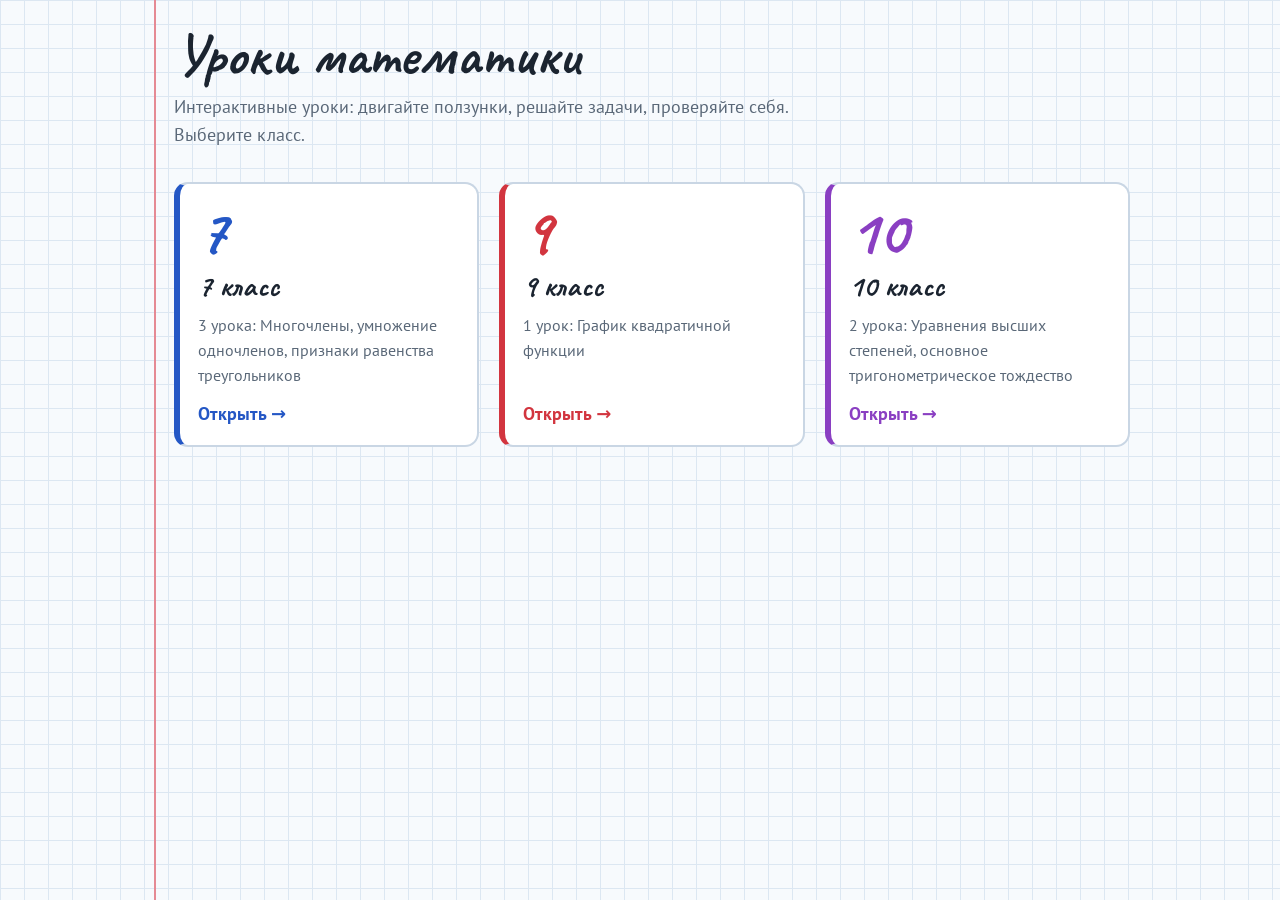
<file: index.html>
<!DOCTYPE html>
<html lang="ru">
<head>
<meta charset="UTF-8">
<meta name="viewport" content="width=device-width, initial-scale=1, viewport-fit=cover">
<title>Уроки математики</title>
<link rel="preconnect" href="https://fonts.googleapis.com">
<link rel="preconnect" href="https://fonts.gstatic.com" crossorigin>
<link href="https://fonts.googleapis.com/css2?family=Caveat:wght@600;700&family=PT+Sans:wght@400;700&display=swap" rel="stylesheet">
<link rel="stylesheet" href="style.css">
</head>
<body>
<div class="page">
<h1>Уроки математики</h1>
<p class="lead">Интерактивные уроки: двигайте ползунки, решайте задачи, проверяйте себя. Выберите класс.</p>
<div class="grid">
  <a class="card" style="--c:var(--blue)" href="grade-7/">
    <span class="big">7</span>
    <h2>7 класс</h2>
    <p class="count">3 урока: Многочлены, умножение одночленов, признаки равенства треугольников</p>
    <span class="go">Открыть →</span>
  </a>
  <a class="card" style="--c:var(--red)" href="grade-9/">
    <span class="big">9</span>
    <h2>9 класс</h2>
    <p class="count">1 урок: График квадратичной функции</p>
    <span class="go">Открыть →</span>
  </a>
  <a class="card" style="--c:var(--violet)" href="grade-10/">
    <span class="big">10</span>
    <h2>10 класс</h2>
    <p class="count">2 урока: Уравнения высших степеней, основное тригонометрическое тождество</p>
    <span class="go">Открыть →</span>
  </a>
</div>
</div>
</body>
</html>
</file>
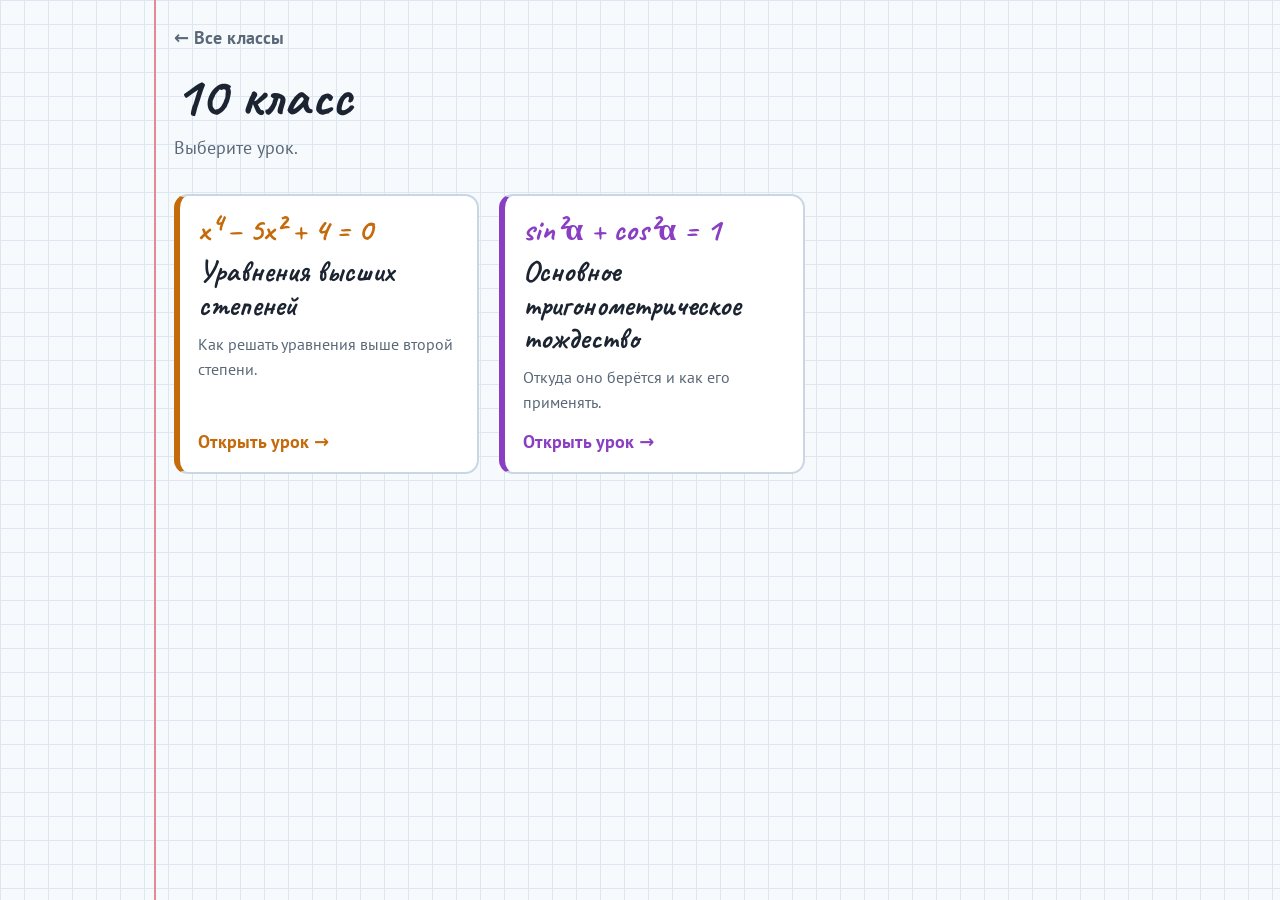
<file: grade-10/index.html>
<!DOCTYPE html>
<html lang="ru">
<head>
<meta charset="UTF-8">
<meta name="viewport" content="width=device-width, initial-scale=1, viewport-fit=cover">
<title>10 класс — Уроки математики</title>
<link rel="preconnect" href="https://fonts.googleapis.com">
<link rel="preconnect" href="https://fonts.gstatic.com" crossorigin>
<link href="https://fonts.googleapis.com/css2?family=Caveat:wght@600;700&family=PT+Sans:wght@400;700&display=swap" rel="stylesheet">
<link rel="stylesheet" href="../style.css">
</head>
<body>
<div class="page">
<a class="back" href="../">← Все классы</a>
<h1>10 класс</h1>
<p class="lead">Выберите урок.</p>
<div class="grid">
  <a class="card" style="--c:var(--orange)" href="higher-degree-equations.html">
    <span class="fx">x⁴ − 5x² + 4 = 0</span>
    <h2>Уравнения высших степеней</h2>
    <p>Как решать уравнения выше второй степени.</p>
    <span class="go">Открыть урок →</span>
  </a>
  <a class="card" style="--c:var(--violet)" href="pythagorean-trig-identity.html">
    <span class="fx">sin²α + cos²α = 1</span>
    <h2>Основное тригонометрическое тождество</h2>
    <p>Откуда оно берётся и как его применять.</p>
    <span class="go">Открыть урок →</span>
  </a>
</div>
</div>
</body>
</html>
</file>
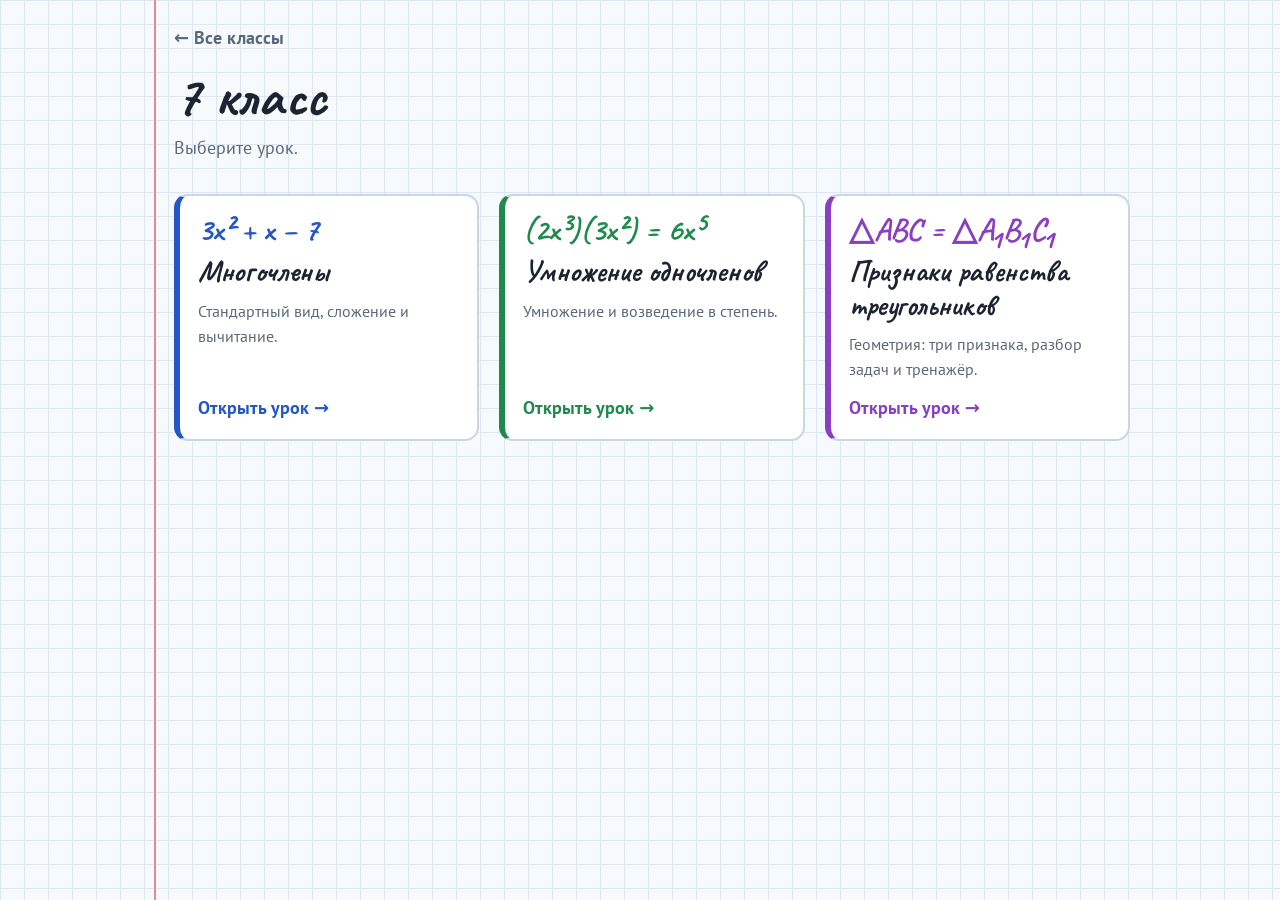
<file: grade-7/index.html>
<!DOCTYPE html>
<html lang="ru">
<head>
<meta charset="UTF-8">
<meta name="viewport" content="width=device-width, initial-scale=1, viewport-fit=cover">
<title>7 класс — Уроки математики</title>
<link rel="preconnect" href="https://fonts.googleapis.com">
<link rel="preconnect" href="https://fonts.gstatic.com" crossorigin>
<link href="https://fonts.googleapis.com/css2?family=Caveat:wght@600;700&family=PT+Sans:wght@400;700&display=swap" rel="stylesheet">
<link rel="stylesheet" href="../style.css">
</head>
<body>
<div class="page">
<a class="back" href="../">← Все классы</a>
<h1>7 класс</h1>
<p class="lead">Выберите урок.</p>
<div class="grid">
  <a class="card" style="--c:var(--blue)" href="polynomials.html">
    <span class="fx">3x² + x − 7</span>
    <h2>Многочлены</h2>
    <p>Стандартный вид, сложение и вычитание.</p>
    <span class="go">Открыть урок →</span>
  </a>
  <a class="card" style="--c:var(--green)" href="monomial-multiplication.html">
    <span class="fx">(2x³)(3x²) = 6x⁵</span>
    <h2>Умножение одночленов</h2>
    <p>Умножение и возведение в степень.</p>
    <span class="go">Открыть урок →</span>
  </a>
  <a class="card" style="--c:var(--violet)" href="triangle-congruence.html">
    <span class="fx">△ABC = △A₁B₁C₁</span>
    <h2>Признаки равенства треугольников</h2>
    <p>Геометрия: три признака, разбор задач и тренажёр.</p>
    <span class="go">Открыть урок →</span>
  </a>
</div>
</div>
</body>
</html>
</file>
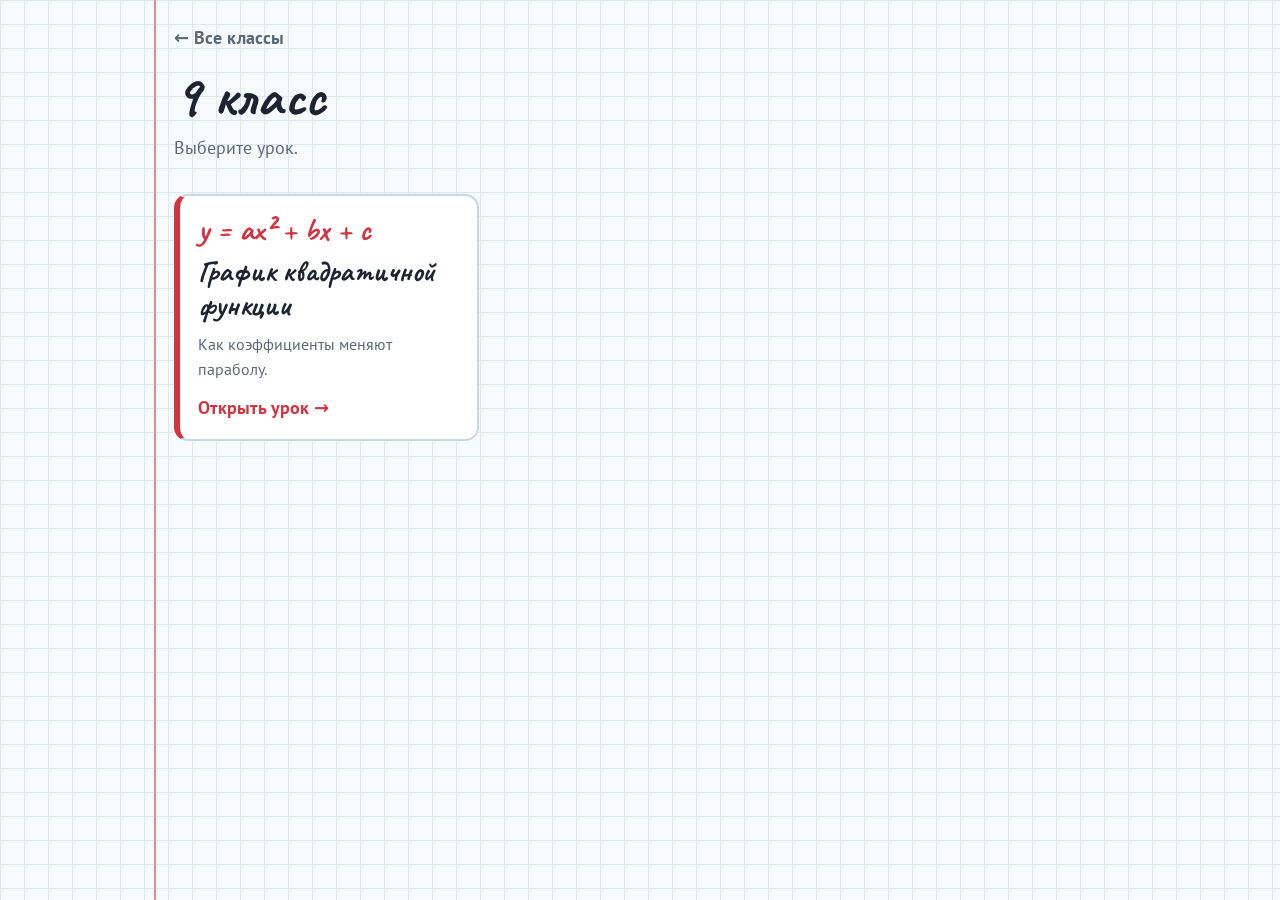
<file: grade-9/index.html>
<!DOCTYPE html>
<html lang="ru">
<head>
<meta charset="UTF-8">
<meta name="viewport" content="width=device-width, initial-scale=1, viewport-fit=cover">
<title>9 класс — Уроки математики</title>
<link rel="preconnect" href="https://fonts.googleapis.com">
<link rel="preconnect" href="https://fonts.gstatic.com" crossorigin>
<link href="https://fonts.googleapis.com/css2?family=Caveat:wght@600;700&family=PT+Sans:wght@400;700&display=swap" rel="stylesheet">
<link rel="stylesheet" href="../style.css">
</head>
<body>
<div class="page">
<a class="back" href="../">← Все классы</a>
<h1>9 класс</h1>
<p class="lead">Выберите урок.</p>
<div class="grid">
  <a class="card" style="--c:var(--red)" href="quadratic-function-graph.html">
    <span class="fx">y = ax² + bx + c</span>
    <h2>График квадратичной функции</h2>
    <p>Как коэффициенты меняют параболу.</p>
    <span class="go">Открыть урок →</span>
  </a>
</div>
</div>
</body>
</html>
</file>
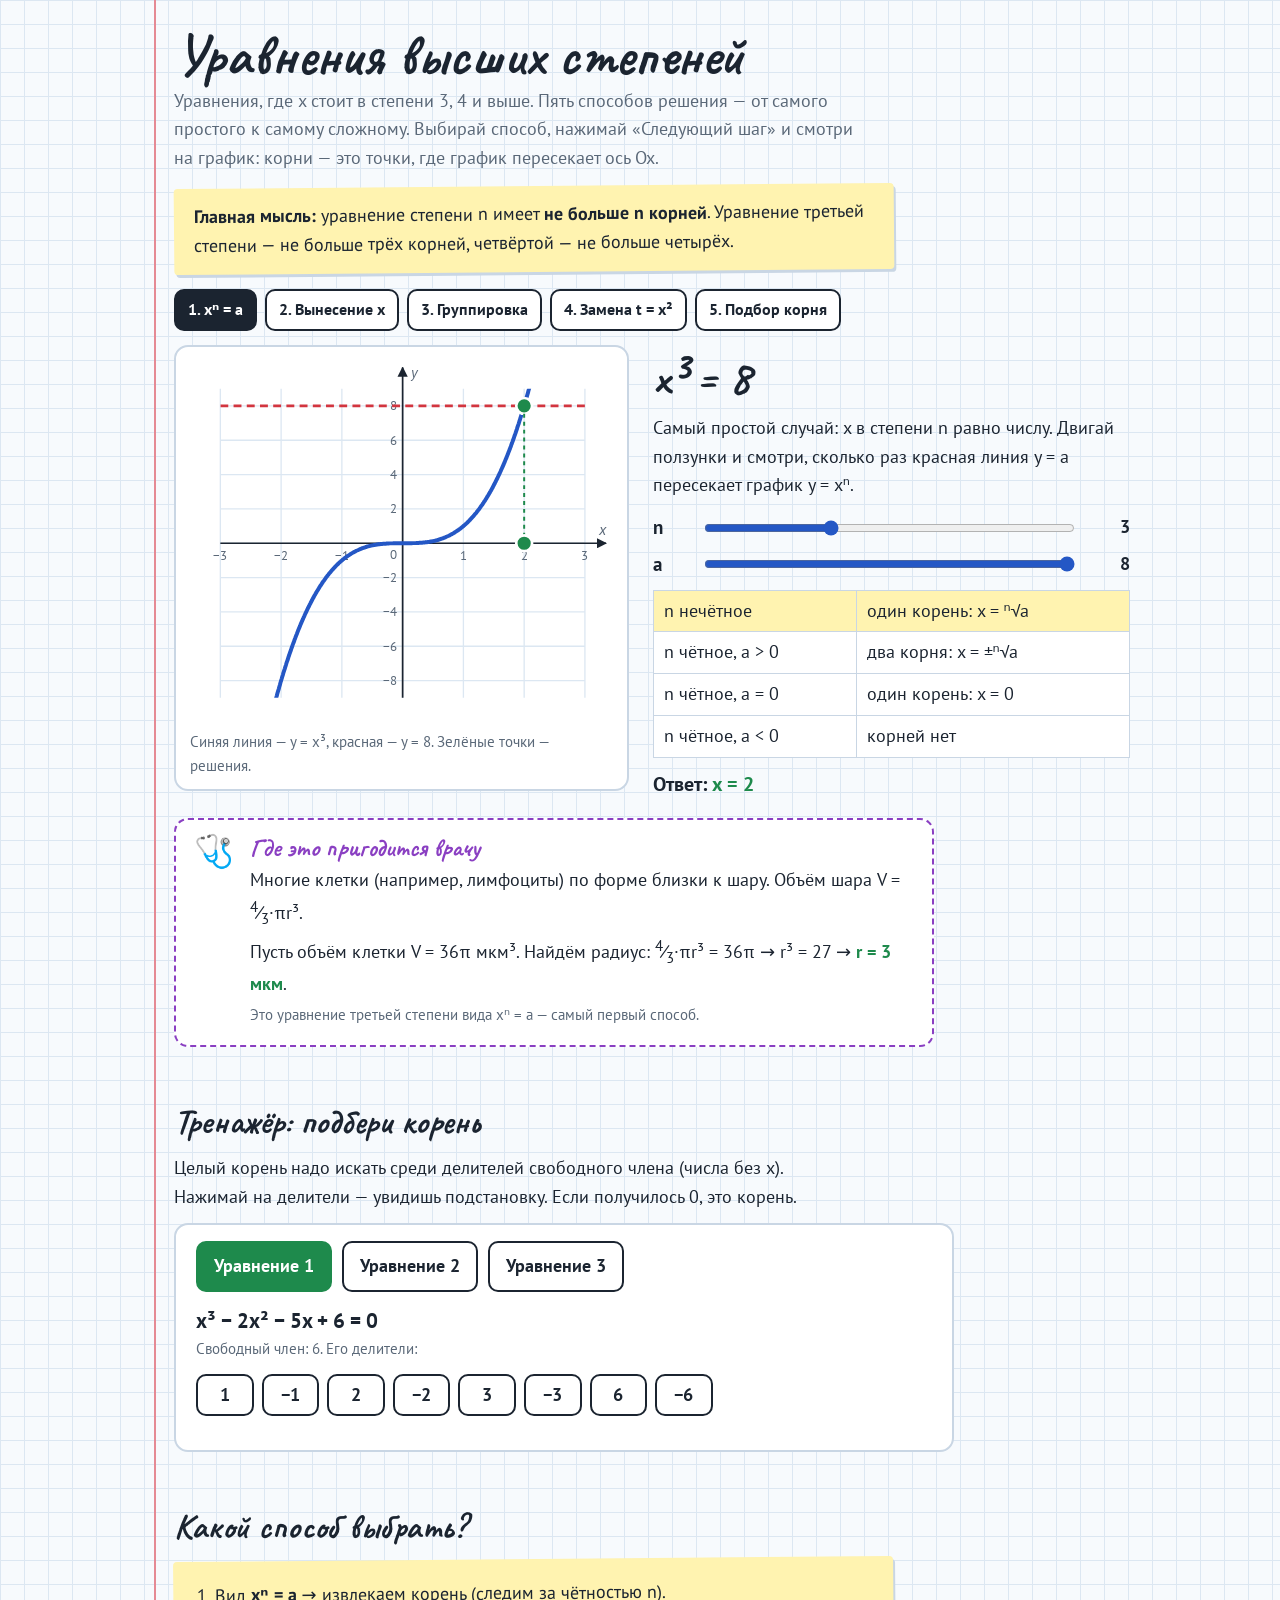
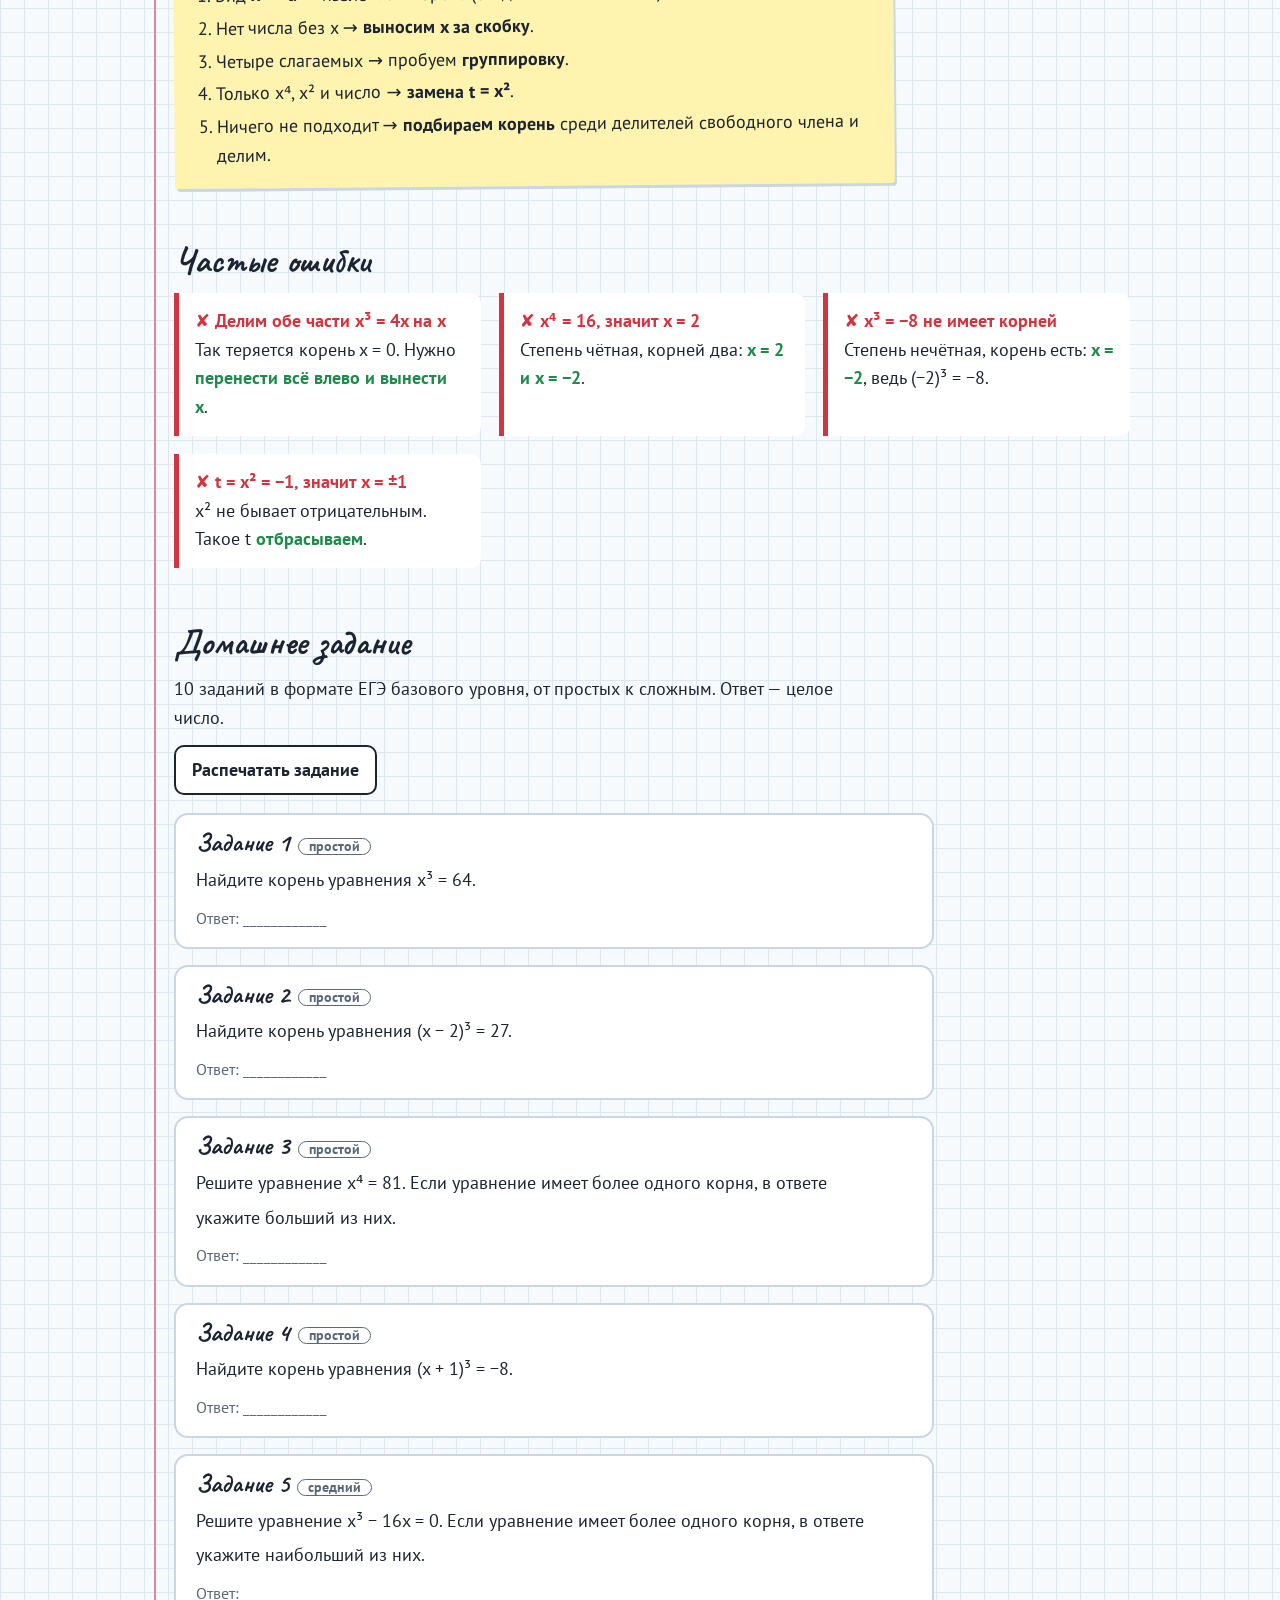
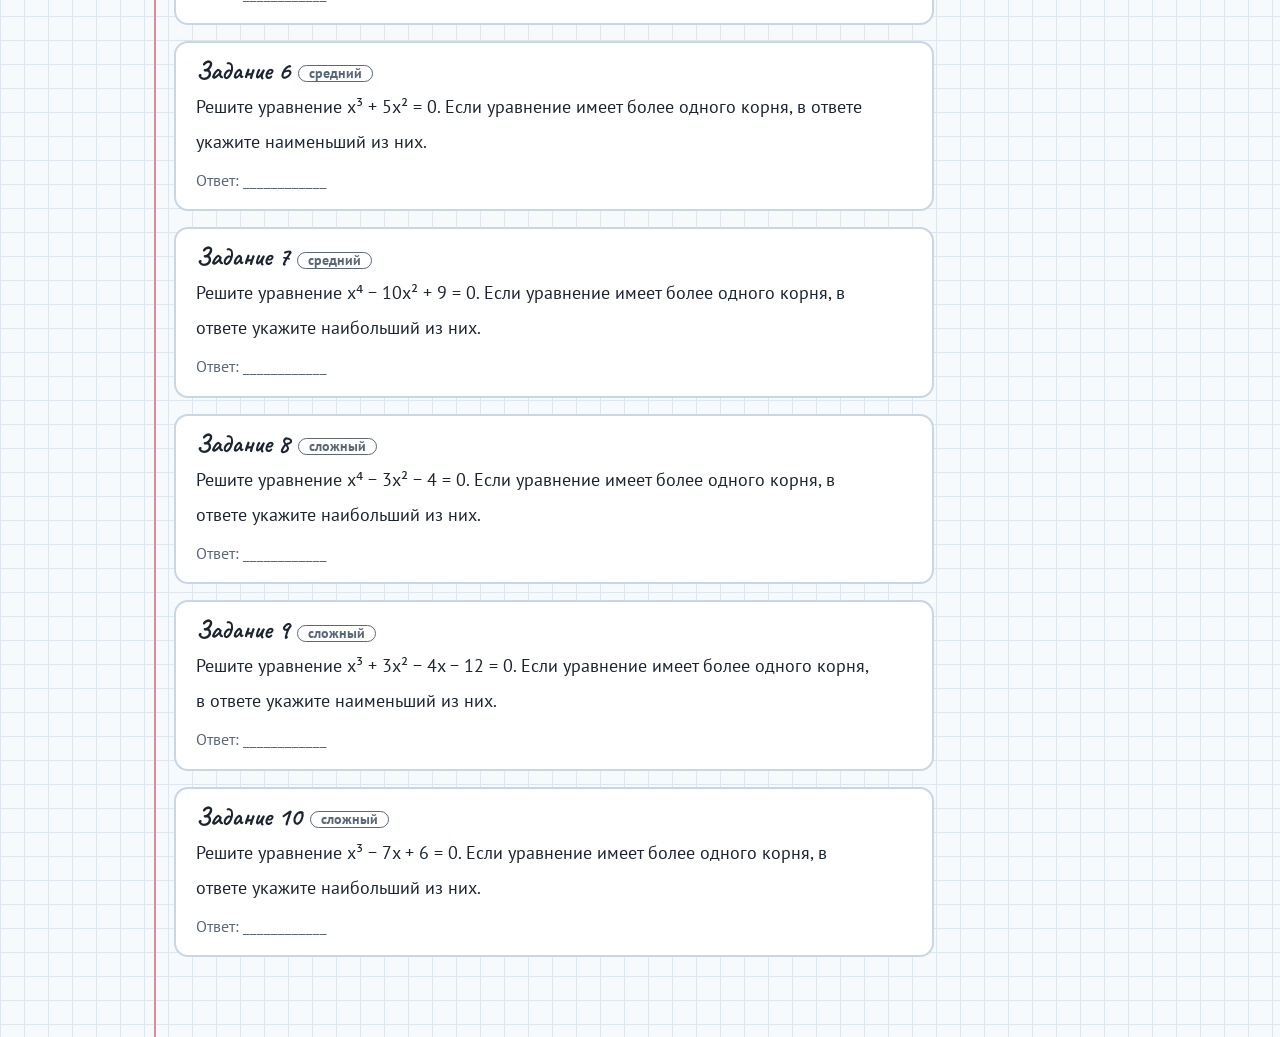
<file: higher-degree-equations.html>
<!DOCTYPE html>
<html lang="ru">
<head>
<meta charset="UTF-8">
<meta name="viewport" content="width=device-width, initial-scale=1, viewport-fit=cover">
<title>Уравнения высших степеней</title>
<link rel="preconnect" href="https://fonts.googleapis.com">
<link rel="preconnect" href="https://fonts.gstatic.com" crossorigin>
<link href="https://fonts.googleapis.com/css2?family=Caveat:wght@600;700&family=PT+Sans:wght@400;700&display=swap" rel="stylesheet">
<style>
:root{
  --paper:#F7FAFD; --grid:#DCE7F2; --ink:#1B2430; --muted:#5A6878;
  --curve:#2457C5; --red:#D2353F; --root:#1E8A4C; --acc:#8A3FC2; --margin:#E58A94;
  --card:#FFFFFF; --line:#C9D6E4; --hl:#FFF3B0; --ghost:#9DB0C4;
  box-sizing:border-box;
  padding-top:env(safe-area-inset-top,0px); padding-bottom:env(safe-area-inset-bottom,0px);
}
@media (prefers-color-scheme: dark){
  :root:not([data-theme="light"]){
    --paper:#17222C; --grid:#223241; --ink:#E8EEF4; --muted:#9AA9B8;
    --curve:#6E9BFF; --red:#FF6F78; --root:#4CC384; --acc:#C08BFF; --margin:#8A3E47;
    --card:#1E2B37; --line:#33475A; --hl:#4A4320; --ghost:#4F6578;
  }
}
:root[data-theme="dark"]{
  --paper:#17222C; --grid:#223241; --ink:#E8EEF4; --muted:#9AA9B8;
  --curve:#6E9BFF; --red:#FF6F78; --root:#4CC384; --acc:#C08BFF; --margin:#8A3E47;
  --card:#1E2B37; --line:#33475A; --hl:#4A4320; --ghost:#4F6578;
}
*,*::before,*::after{box-sizing:inherit}
html{scroll-padding-top:env(safe-area-inset-top,0px)}
body{
  margin:0; color:var(--ink); font:18px/1.6 "PT Sans",system-ui,sans-serif;
  background-color:var(--paper);
  background-image:linear-gradient(var(--grid) 1px,transparent 1px),linear-gradient(90deg,var(--grid) 1px,transparent 1px);
  background-size:24px 24px;
}
.page{max-width:1020px;margin:0 auto;padding:24px 20px 64px 44px;position:relative}
.page::before{content:"";position:absolute;left:24px;top:0;bottom:0;width:2px;background:var(--margin)}
h1,h2,h3{font-family:Caveat,"Comic Sans MS",cursive;font-weight:700;line-height:1.1;margin:0}
h1{font-size:clamp(2.4rem,6vw,3.6rem)}
h2{font-size:2.2rem;margin:56px 0 12px}
h3{font-size:1.6rem;margin:0 0 4px}
p{max-width:68ch;margin:0 0 12px}
.lead{color:var(--muted);font-size:1.1rem}
.hint{color:var(--muted);font-size:.95rem}
.rt{color:var(--root);font-weight:700}.rd{color:var(--red);font-weight:700}.cv{color:var(--curve);font-weight:700}
.big{font-family:Caveat,cursive;font-size:clamp(2.1rem,6vw,3rem);font-weight:700;line-height:1.1;margin:6px 0 10px}

.board{background:var(--card);border:2px solid var(--line);border-radius:14px;padding:10px}
svg{display:block;width:100%;height:auto}
.gl{stroke:var(--grid);stroke-width:1}
.ax{stroke:var(--ink);stroke-width:1.3}
.tl{fill:var(--muted)}
.curve{fill:none;stroke:var(--curve);stroke-width:3;stroke-linecap:round;stroke-linejoin:round}
.hline{stroke:var(--red);stroke-width:2;stroke-dasharray:6 4}

button{font:inherit;font-weight:700;cursor:pointer;border-radius:10px;padding:9px 16px;border:2px solid var(--ink);background:var(--card);color:var(--ink)}
button.primary{background:var(--root);border-color:var(--root);color:#fff}
button:disabled{opacity:.45;cursor:default}
button:focus-visible,input:focus-visible{outline:3px solid var(--curve);outline-offset:2px}
.row{display:flex;flex-wrap:wrap;gap:10px;align-items:center;margin-top:12px}

.med{display:flex;gap:16px;align-items:flex-start;background:var(--card);border:2px dashed var(--acc);border-radius:14px;padding:14px 18px;max-width:760px;margin-top:18px}
.med .ic{font-size:2rem;line-height:1}
.med h3{color:var(--acc)}
.med p{margin:4px 0}

.levels{display:flex;flex-wrap:wrap;gap:8px;margin:18px 0 14px}
.levels button{padding:6px 12px;font-size:1rem}
.levels button[aria-pressed="true"]{background:var(--ink);color:var(--card)}
.lab{display:grid;grid-template-columns:minmax(0,1fr) minmax(0,1.05fr);gap:24px;align-items:start}
.sl{display:grid;grid-template-columns:2.2em 1fr 2.6em;gap:10px;align-items:center;margin:6px 0}
.sl b{font-size:1.2rem}
.sl output{text-align:right;font-weight:700}
input[type=range]{width:100%;accent-color:var(--curve)}
.rule{border-collapse:collapse;width:100%;margin-top:10px;background:var(--card)}
.rule td{border:1.5px solid var(--line);padding:6px 10px}
.rule tr.on td{background:var(--hl)}
.res{font-size:1.25rem;font-weight:700;margin-top:10px}

.steps{counter-reset:st;list-style:none;padding:0;margin:0}
.steps li{counter-increment:st;position:relative;padding:8px 0 8px 48px;border-bottom:1px dashed var(--line)}
.steps li::before{content:counter(st);position:absolute;left:0;top:6px;width:34px;height:34px;border-radius:50%;border:2px solid var(--ink);display:flex;align-items:center;justify-content:center;font-family:Caveat,cursive;font-size:1.4rem;font-weight:700}
.steps li.hidden{display:none}
.steps li.show{animation:pop .35s ease-out}
@keyframes pop{from{opacity:0;transform:translateY(6px)}to{opacity:1}}
.horner{border-collapse:collapse;margin:8px 0 2px;background:var(--card)}
.horner td{border:1.5px solid var(--line);padding:3px 10px;text-align:center;min-width:2.4em}
.horner tr:first-child td{color:var(--muted)}
.horner td.z{background:var(--hl);font-weight:700}

.sticky{background:var(--hl);border-radius:4px;padding:14px 20px;transform:rotate(-.5deg);box-shadow:2px 3px 0 var(--line);max-width:720px}
.sticky ol{margin:6px 0 0;padding-left:22px}
.sticky li{margin:4px 0}

.chk{background:var(--card);border:2px solid var(--line);border-radius:14px;padding:16px 20px;max-width:780px}
.chk .eq{font-size:1.3rem;font-weight:700}
.divs{display:flex;flex-wrap:wrap;gap:8px;margin:10px 0}
.divs button{padding:5px 12px;min-width:3.2em}
.divs button.yes{background:var(--root);border-color:var(--root);color:#fff}
.divs button.no{border-color:var(--red);color:var(--red)}
.log{list-style:none;padding:0;margin:8px 0 0;font-variant-numeric:tabular-nums}
.log li{padding:4px 0;border-bottom:1px dashed var(--line)}
.wrapx{overflow-x:auto}

.mist{display:grid;grid-template-columns:repeat(auto-fit,minmax(250px,1fr));gap:18px}
.mist div{background:var(--card);border-left:5px solid var(--red);padding:14px 16px;border-radius:0 10px 10px 0}
.mist .bad{color:var(--red);font-weight:700}
.mist .bad::before{content:"✘ "}
.mist b{color:var(--root)}

.hw{background:var(--card);border:2px solid var(--line);border-radius:14px;padding:14px 20px;margin-bottom:16px;break-inside:avoid;max-width:760px}
.hw p{margin:0;font-size:1.15rem;line-height:1.9}
.hw .ans{margin-top:6px;color:var(--muted);font-size:1rem}
.tag{display:inline-block;font-family:"PT Sans",sans-serif;font-size:.85rem;font-weight:700;border:1.5px solid var(--muted);color:var(--muted);border-radius:20px;padding:0 10px;margin-left:8px;vertical-align:middle}

@media (max-width:760px){
  .lab{grid-template-columns:1fr}
  .page{padding-left:36px}.page::before{left:18px}
}
@media (prefers-reduced-motion:reduce){*{animation:none!important;transition:none!important}}
@media print{
  body{background:#fff;color:#000}
  body.print-hw .page>*:not(#hwsec){display:none!important}
  body.print-hw .page::before,body.print-hw #hwsec button{display:none!important}
}
</style>
</head>
<body>
<main class="page">
  <h1>Уравнения высших степеней</h1>
  <p class="lead">Уравнения, где x стоит в степени 3, 4 и выше. Пять способов решения — от самого простого к самому сложному. Выбирай способ, нажимай «Следующий шаг» и смотри на график: корни — это точки, где график пересекает ось Ox.</p>

  <div class="sticky" style="margin-top:14px">
    <b>Главная мысль:</b> уравнение степени n имеет <b>не больше n корней</b>. Уравнение третьей степени — не больше трёх корней, четвёртой — не больше четырёх.
  </div>

  <div class="levels" id="levels" role="group" aria-label="Способ решения"></div>

  <section class="lab">
    <div class="board"><svg id="gsvg" role="img" aria-label="График многочлена"></svg>
      <p class="hint" style="margin:6px 4px 0" id="ghint"></p></div>
    <div>
      <div class="big" id="eq"></div>
      <div id="body"></div>
    </div>
  </section>

  <div class="med">
    <div class="ic" aria-hidden="true">🩺</div>
    <div>
      <h3>Где это пригодится врачу</h3>
      <p>Многие клетки (например, лимфоциты) по форме близки к шару. Объём шара V = <sup>4</sup>⁄<sub>3</sub>·πr³.</p>
      <p>Пусть объём клетки V = 36π мкм³. Найдём радиус: <sup>4</sup>⁄<sub>3</sub>·πr³ = 36π → r³ = 27 → <span class="rt">r = 3 мкм</span>.</p>
      <p class="hint">Это уравнение третьей степени вида xⁿ = a — самый первый способ.</p>
    </div>
  </div>

  <h2>Тренажёр: подбери корень</h2>
  <p>Целый корень надо искать среди делителей свободного члена (числа без x). Нажимай на делители — увидишь подстановку. Если получилось 0, это корень.</p>
  <div class="chk">
    <div class="row" style="margin-top:0" id="presets" role="group" aria-label="Выбор уравнения"></div>
    <p class="eq" id="ceq" style="margin:12px 0 0"></p>
    <p class="hint" id="cdiv"></p>
    <div class="divs" id="divs"></div>
    <div class="wrapx"><ul class="log" id="log" aria-live="polite"></ul></div>
  </div>

  <h2>Какой способ выбрать?</h2>
  <div class="sticky">
    <ol>
      <li>Вид <b>xⁿ = a</b> → извлекаем корень (следим за чётностью n).</li>
      <li>Нет числа без x → <b>выносим x за скобку</b>.</li>
      <li>Четыре слагаемых → пробуем <b>группировку</b>.</li>
      <li>Только x⁴, x² и число → <b>замена t = x²</b>.</li>
      <li>Ничего не подходит → <b>подбираем корень</b> среди делителей свободного члена и делим.</li>
    </ol>
  </div>

  <h2>Частые ошибки</h2>
  <div class="mist">
    <div><span class="bad">Делим обе части x³ = 4x на x</span><br>Так теряется корень x = 0. Нужно <b>перенести всё влево и вынести x</b>.</div>
    <div><span class="bad">x⁴ = 16, значит x = 2</span><br>Степень чётная, корней два: <b>x = 2 и x = −2</b>.</div>
    <div><span class="bad">x³ = −8 не имеет корней</span><br>Степень нечётная, корень есть: <b>x = −2</b>, ведь (−2)³ = −8.</div>
    <div><span class="bad">t = x² = −1, значит x = ±1</span><br>x² не бывает отрицательным. Такое t <b>отбрасываем</b>.</div>
  </div>

  <section id="hwsec">
    <h2>Домашнее задание</h2>
    <p>10 заданий в формате ЕГЭ базового уровня, от простых к сложным. Ответ — целое число.</p>
    <div class="row" style="margin-bottom:18px"><button id="printHw">Распечатать задание</button></div>
    <div id="hwlist"></div>
  </section>
</main>

<script>
(function(){
const $=id=>document.getElementById(id);
const mn=v=>String(v).replace('-','−');
const fmt=v=>{const r=Math.round(v*100)/100;return mn(Object.is(r,-0)?0:r).replace('.',',');};

// ---------- graph ----------
function frame(svg,o,clip,top){
  const {x0,x1,y0,y1,ux,uy,id}=o, sx=o.sx||1, sy=o.sy||1, fs=10;
  let s=`<defs><marker id="ar-${id}" viewBox="0 0 10 10" refX="9" refY="5" markerWidth="6" markerHeight="6" orient="auto"><path d="M0 0L10 5L0 10z" fill="var(--ink)"/></marker>
  <clipPath id="cl-${id}"><rect x="${x0*ux}" y="${-y1*uy}" width="${(x1-x0)*ux}" height="${(y1-y0)*uy}"/></clipPath></defs>`;
  for(let i=Math.ceil(x0);i<=x1;i++) s+=`<line class="gl" x1="${i*ux}" y1="${-y1*uy}" x2="${i*ux}" y2="${-y0*uy}"/>`;
  for(let j=Math.ceil(y0);j<=y1;j+=1) if(j%sy===0) s+=`<line class="gl" x1="${x0*ux}" y1="${-j*uy}" x2="${x1*ux}" y2="${-j*uy}"/>`;
  s+=`<line class="ax" x1="${x0*ux}" y1="0" x2="${x1*ux+16}" y2="0" marker-end="url(#ar-${id})"/>`;
  s+=`<line class="ax" x1="0" y1="${-y0*uy}" x2="0" y2="${-y1*uy-16}" marker-end="url(#ar-${id})"/>`;
  for(let i=Math.ceil(x0);i<=x1;i++) if(i&&i%sx===0) s+=`<text class="tl" font-size="${fs}" x="${i*ux}" y="${fs+3}" text-anchor="middle">${mn(i)}</text>`;
  for(let j=Math.ceil(y0);j<=y1;j++) if(j&&j%sy===0) s+=`<text class="tl" font-size="${fs}" x="-4" y="${-j*uy+fs/3}" text-anchor="end">${mn(j)}</text>`;
  s+=`<text class="tl" font-size="${fs}" x="-4" y="${fs+2}" text-anchor="end">0</text>`;
  s+=`<text class="tl" font-size="11" font-style="italic" x="${x1*ux+16}" y="-6" text-anchor="end">x</text>`;
  s+=`<text class="tl" font-size="11" font-style="italic" x="6" y="${-y1*uy-8}">y</text>`;
  s+=`<g clip-path="url(#cl-${id})">${clip}</g>${top}`;
  svg.setAttribute('viewBox',`${x0*ux-26} ${-y1*uy-24} ${(x1-x0)*ux+50} ${(y1-y0)*uy+44}`);
  svg.innerHTML=s;
}
function curve(fn,o){let d='',pen=false;
  for(let x=o.x0;x<=o.x1+1e-9;x+=0.01){const y=fn(x);if(y<o.y0-5||y>o.y1+5){pen=false;continue;}
    d+=(pen?'L':'M')+(x*o.ux).toFixed(1)+' '+(-y*o.uy).toFixed(1);pen=true;}
  return `<path class="curve" d="${d}"/>`;}
function pt(x,o,label){
  return `<circle cx="${x*o.ux}" cy="0" r="6" fill="var(--root)" stroke="var(--card)" stroke-width="2"/>`+
    (label?`<text x="${x*o.ux}" y="-10" font-size="12" font-weight="700" fill="var(--root)" text-anchor="middle" paint-order="stroke" stroke="var(--card)" stroke-width="3">${label}</text>`:'');}
const poly=c=>x=>c.reduce((s,k)=>s*x+k,0);

// ---------- levels ----------
const LV=[
  {name:'xⁿ = a'},
  {name:'Вынесение x',eq:'x³ − 9x = 0',c:[1,0,-9,0],roots:[-3,0,3],o:{x0:-4,x1:4,y0:-12,y1:12,ux:34,uy:11,sy:2},
   steps:['Выносим общий множитель x за скобку: <b>x(x² − 9) = 0</b>.',
     'Произведение равно нулю, когда <b>хотя бы один множитель</b> равен нулю.',
     'x = 0 &nbsp;или&nbsp; x² − 9 = 0.',
     'x² = 9 → x = 3 или x = −3.',
     'Ответ: <span class="rt">−3; 0; 3</span>. Три корня — как и степень уравнения.']},
  {name:'Группировка',eq:'x³ + 2x² − x − 2 = 0',c:[1,2,-1,-2],roots:[-2,-1,1],o:{x0:-4,x1:3,y0:-8,y1:10,ux:38,uy:14,sy:2},
   steps:['Объединяем слагаемые в пары: <b>(x³ + 2x²) − (x + 2) = 0</b>.',
     'Из первой скобки выносим x²: <b>x²(x + 2) − 1·(x + 2) = 0</b>.',
     'Скобка (x + 2) общая — выносим её: <b>(x + 2)(x² − 1) = 0</b>.',
     'x + 2 = 0 → x = −2; &nbsp; x² − 1 = 0 → x = ±1.',
     'Ответ: <span class="rt">−2; −1; 1</span>.']},
  {name:'Замена t = x²',eq:'x⁴ − 5x² + 4 = 0',c:[1,0,-5,0,4],roots:[-2,-1,1,2],o:{x0:-3,x1:3,y0:-4,y1:8,ux:44,uy:20},
   steps:['Это <b>биквадратное</b> уравнение: x⁴ = (x²)². Делаем замену <b>t = x²</b>, причём t ≥ 0.',
     'Получаем квадратное уравнение: <b>t² − 5t + 4 = 0</b>.',
     'По теореме Виета: t = 1 или t = 4. Оба ≥ 0 — подходят.',
     'Возвращаемся к x: x² = 1 → x = ±1; &nbsp; x² = 4 → x = ±2.',
     'Ответ: <span class="rt">−2; −1; 1; 2</span>. Четыре корня — степень 4.']},
  {name:'Подбор корня',eq:'x³ − 6x² + 11x − 6 = 0',c:[1,-6,11,-6],roots:[1,2,3],o:{x0:-1,x1:5,y0:-7,y1:7,ux:48,uy:20},
   steps:['Целый корень ищем среди <b>делителей свободного члена</b> −6: ±1, ±2, ±3, ±6.',
     'Пробуем x = 1: 1 − 6 + 11 − 6 = 0 ✔. Значит, <b>x = 1 — корень</b>.',
     'Делим многочлен на (x − 1) по схеме Горнера:<div class="wrapx"><table class="horner"><tr><td></td><td>1</td><td>−6</td><td>11</td><td>−6</td></tr><tr><td>1</td><td>1</td><td>−5</td><td>6</td><td class="z">0</td></tr></table></div>Получаем: <b>(x − 1)(x² − 5x + 6) = 0</b>.',
     'Решаем x² − 5x + 6 = 0: x = 2, x = 3.',
     'Ответ: <span class="rt">1; 2; 3</span>.']}
];
const lvBox=$('levels');
let lv=0, step=0, N=3, A=8;
LV.forEach((l,i)=>{const b=document.createElement('button');b.textContent=(i+1)+'. '+l.name;b.onclick=()=>{lv=i;step=0;build();};lvBox.appendChild(b);});

function build(){
  [...lvBox.children].forEach((b,i)=>b.setAttribute('aria-pressed',i===lv));
  const l=LV[lv];
  if(lv===0){
    $('body').innerHTML=`<p>Самый простой случай: x в степени n равно числу. Двигай ползунки и смотри, сколько раз красная линия y = a пересекает график y = xⁿ.</p>
      <label class="sl"><b>n</b><input type="range" min="2" max="5" step="1" value="${N}" id="sN"><output id="oN">${N}</output></label>
      <label class="sl"><b>a</b><input type="range" min="-8" max="8" step="1" value="${A}" id="sA"><output id="oA">${mn(A)}</output></label>
      <table class="rule"><tr id="r1"><td>n нечётное</td><td>один корень: x = ⁿ√a</td></tr>
        <tr id="r2"><td>n чётное, a &gt; 0</td><td>два корня: x = ±ⁿ√a</td></tr>
        <tr id="r3"><td>n чётное, a = 0</td><td>один корень: x = 0</td></tr>
        <tr id="r4"><td>n чётное, a &lt; 0</td><td>корней нет</td></tr></table>
      <div class="res" id="res"></div>`;
    $('sN').oninput=e=>{N=+e.target.value;$('oN').textContent=N;draw();};
    $('sA').oninput=e=>{A=+e.target.value;$('oA').textContent=mn(A);draw();};
  }else{
    $('body').innerHTML=`<ol class="steps" id="st">${l.steps.map((s,i)=>`<li class="${i>step?'hidden':''}">${s}</li>`).join('')}</ol>
      <div class="row"><button class="primary" id="nx">Следующий шаг</button><button id="rs">Сначала</button></div>`;
    $('nx').disabled=step>=l.steps.length-1;
    $('nx').onclick=()=>{step++;const li=$('st').children[step];li.classList.remove('hidden');li.classList.add('show');$('nx').disabled=step>=l.steps.length-1;draw();};
    $('rs').onclick=()=>{step=0;build();};
  }
  draw();
}
const sup=['','','²','³','⁴','⁵'];
function root(n,a){const r=Math.sign(a)*Math.pow(Math.abs(a),1/n);return r;}
function draw(){
  const l=LV[lv];
  if(lv===0){
    const o={x0:-3,x1:3,y0:-9,y1:9,ux:46,uy:13,sy:2,id:'g'};
    $('eq').textContent=`x${sup[N]} = ${mn(A)}`;
    let top='', roots=[];
    if(N%2){roots=[root(N,A)];}else if(A>0){const r=root(N,A);roots=[-r,r];}else if(A===0)roots=[0];
    roots.forEach(r=>top+=pt(r,o));
    // mark intersections at y=A instead of y=0
    top=roots.map(r=>`<circle cx="${r*o.ux}" cy="${-A*o.uy}" r="6" fill="var(--root)" stroke="var(--card)" stroke-width="2"/>`+
      `<line x1="${r*o.ux}" y1="${-A*o.uy}" x2="${r*o.ux}" y2="0" stroke="var(--root)" stroke-width="1.5" stroke-dasharray="3 3"/>`).join('')+top;
    frame($('gsvg'),o,curve(x=>Math.pow(x,N),o)+`<line class="hline" x1="${o.x0*o.ux}" y1="${-A*o.uy}" x2="${o.x1*o.ux}" y2="${-A*o.uy}"/>`,top);
    $('ghint').innerHTML=`Синяя линия — y = x${sup[N]}, красная — y = ${mn(A)}. Зелёные точки — решения.`;
    const odd=N%2===1;
    ['r1','r2','r3','r4'].forEach((id,i)=>$(id).classList.toggle('on',[odd,!odd&&A>0,!odd&&A===0,!odd&&A<0][i]));
    const ex=v=>{const r=Math.round(v);return Math.abs(r-v)<1e-9?mn(r):'≈ '+fmt(v);};
    $('res').innerHTML=!roots.length?'<span class="rd">Корней нет</span>':
      'Ответ: <span class="rt">'+roots.map(r=>'x = '+ex(r)).join('; ')+'</span>';
  }else{
    const o=Object.assign({id:'g'},l.o);
    const done=step>=l.steps.length-1;
    $('eq').textContent=l.eq;
    frame($('gsvg'),o,curve(poly(l.c),o),done?l.roots.map(r=>pt(r,o,mn(r))).join(''):'');
    $('ghint').textContent=done?'Зелёные точки — найденные корни: здесь график пересекает ось Ox.':'Корни появятся на графике, когда дойдёшь до ответа.';
  }
}
build();

// ---------- divisor checker ----------
const PR=[
  {c:[1,-2,-5,6]},{c:[1,1,-4,-4]},{c:[1,0,-3,-2]}
];
function polyStr(c){const v=['x³','x²','x',''];let s='';c.forEach((k,i)=>{if(!k)return;const ab=Math.abs(k),t=(ab===1&&v[i])?v[i]:ab+v[i];s+=s?(k<0?' − ':' + ')+t:(k<0?'−':'')+t;});return s+' = 0';}
function divisors(n){n=Math.abs(n);const d=[];for(let i=1;i<=n;i++)if(n%i===0)d.push(i,-i);return d;}
let cur=0;
const pBox=$('presets');
PR.forEach((p,i)=>{const b=document.createElement('button');b.textContent='Уравнение '+(i+1);b.onclick=()=>{cur=i;setP();};pBox.appendChild(b);});
function setP(){
  [...pBox.children].forEach((b,i)=>{b.classList.toggle('primary',i===cur);});
  const c=PR[cur].c, f=c[3];
  $('ceq').textContent=polyStr(c);
  $('cdiv').textContent=`Свободный член: ${mn(f)}. Его делители:`;
  $('log').innerHTML='';
  $('divs').innerHTML=divisors(f).map(d=>`<button data-d="${d}">${mn(d)}</button>`).join('');
  $('divs').querySelectorAll('button').forEach(b=>b.onclick=()=>{
    const d=+b.dataset.d, pw=[3,2,1,0], vals=c.map((k,i)=>k*Math.pow(d,pw[i]));
    const ds=d<0?`(${mn(d)})`:d;
    const sub=c.map((k,i)=>{if(!k)return'';const ab=Math.abs(k),sg=k<0?' − ':' + ';
      const t=pw[i]===0?ab:(ab===1?'':ab+'·')+ds+(pw[i]>1?sup[pw[i]]:'');return sg+t;}).join('').replace(/^ \+ /,'').replace(/^ − /,'−');
    const num=vals.filter((v,i)=>c[i]).map((v,i)=>i===0?mn(v):(v<0?' − ':' + ')+Math.abs(v)).join('');
    const tot=vals.reduce((a,b)=>a+b,0), ok=tot===0;
    b.classList.add(ok?'yes':'no');
    const li=document.createElement('li');
    li.innerHTML=`x = ${mn(d)}: ${sub} = ${num} = <b class="${ok?'rt':'rd'}">${mn(tot)}</b> ${ok?'✔ корень!':'✘'}`;
    $('log').prepend(li);
  });
}
setP();

// ---------- homework ----------
const HW=[
  ['простой','Найдите корень уравнения x³ = 64.'],
  ['простой','Найдите корень уравнения (x − 2)³ = 27.'],
  ['простой','Решите уравнение x⁴ = 81. Если уравнение имеет более одного корня, в ответе укажите больший из них.'],
  ['простой','Найдите корень уравнения (x + 1)³ = −8.'],
  ['средний','Решите уравнение x³ − 16x = 0. Если уравнение имеет более одного корня, в ответе укажите наибольший из них.'],
  ['средний','Решите уравнение x³ + 5x² = 0. Если уравнение имеет более одного корня, в ответе укажите наименьший из них.'],
  ['средний','Решите уравнение x⁴ − 10x² + 9 = 0. Если уравнение имеет более одного корня, в ответе укажите наибольший из них.'],
  ['сложный','Решите уравнение x⁴ − 3x² − 4 = 0. Если уравнение имеет более одного корня, в ответе укажите наибольший из них.'],
  ['сложный','Решите уравнение x³ + 3x² − 4x − 12 = 0. Если уравнение имеет более одного корня, в ответе укажите наименьший из них.'],
  ['сложный','Решите уравнение x³ − 7x + 6 = 0. Если уравнение имеет более одного корня, в ответе укажите наибольший из них.']
];
$('hwlist').innerHTML=HW.map(([t,q],i)=>`<div class="hw"><h3>Задание ${i+1}<span class="tag">${t}</span></h3><p>${q}</p><p class="ans">Ответ: ____________</p></div>`).join('');
$('printHw').onclick=()=>{document.body.classList.add('print-hw');window.print();};
window.addEventListener('afterprint',()=>document.body.classList.remove('print-hw'));
})();
</script>
</body>
</html>
</file>
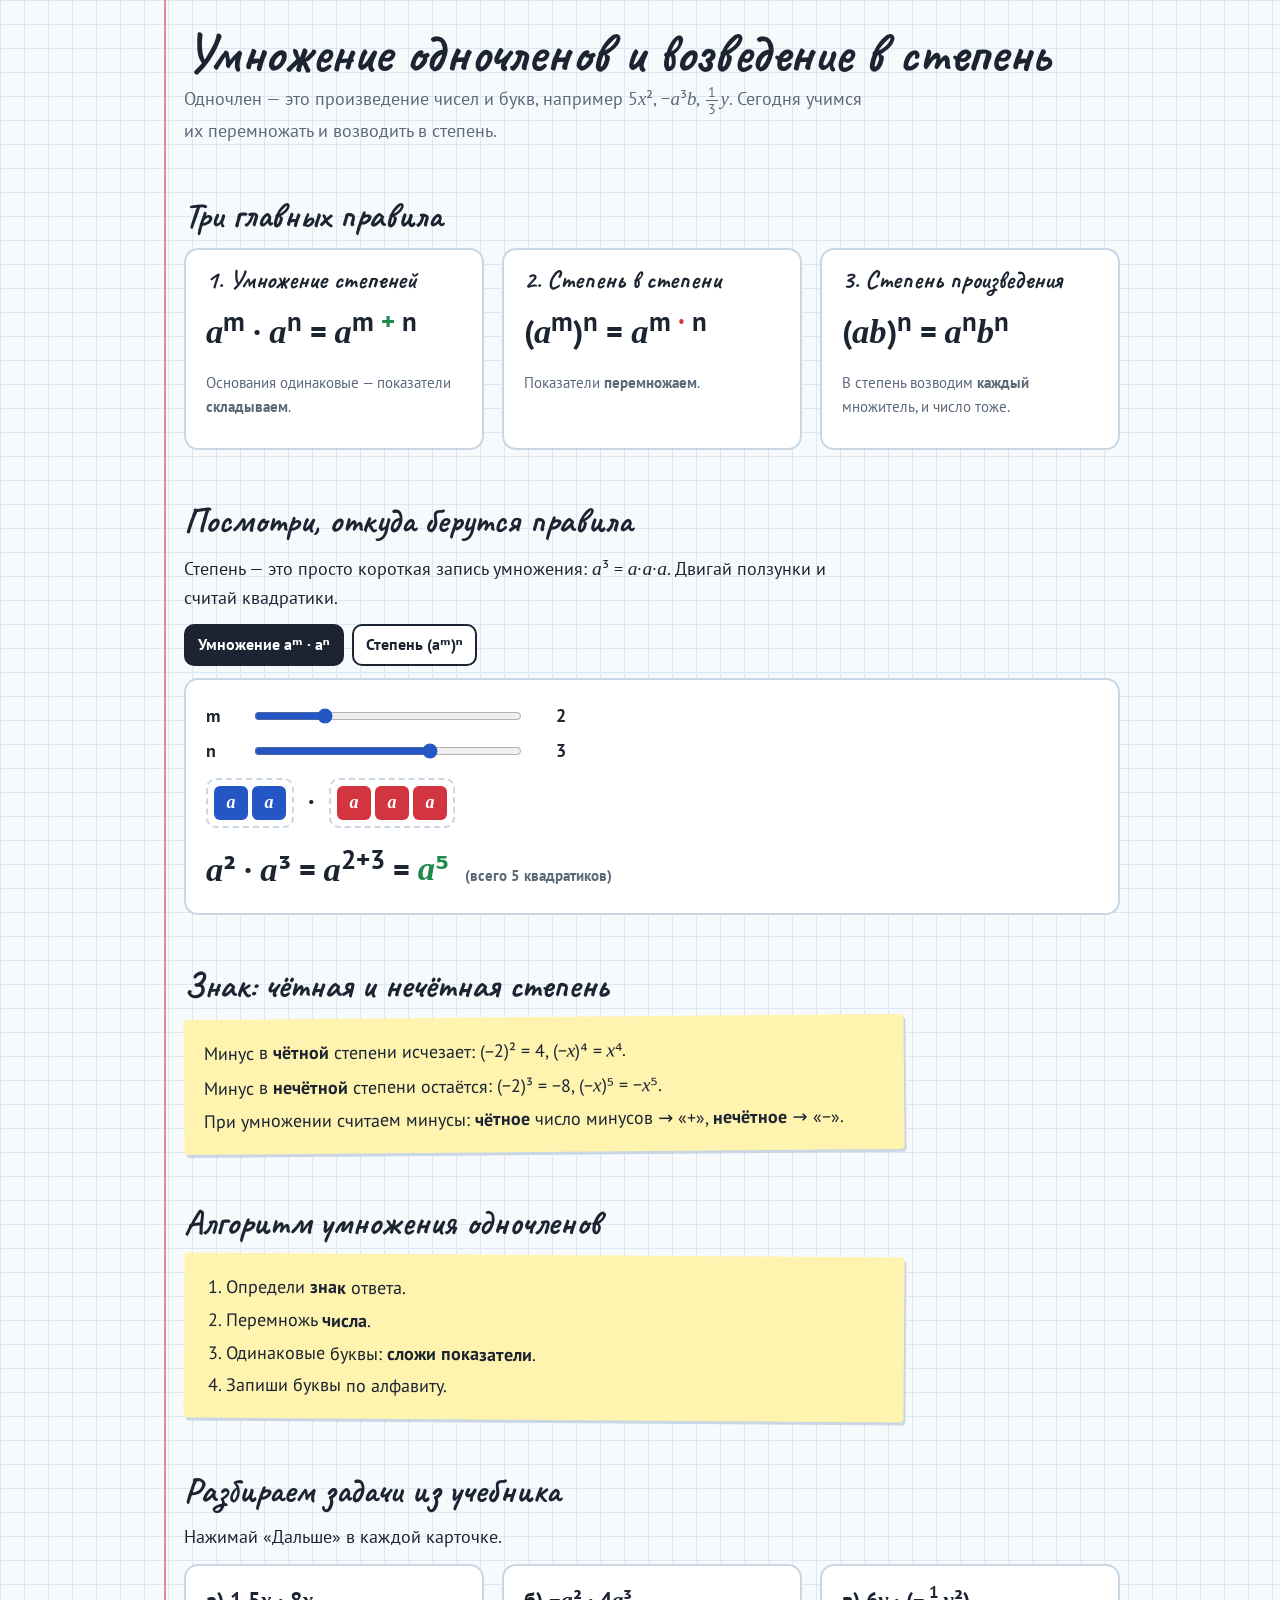
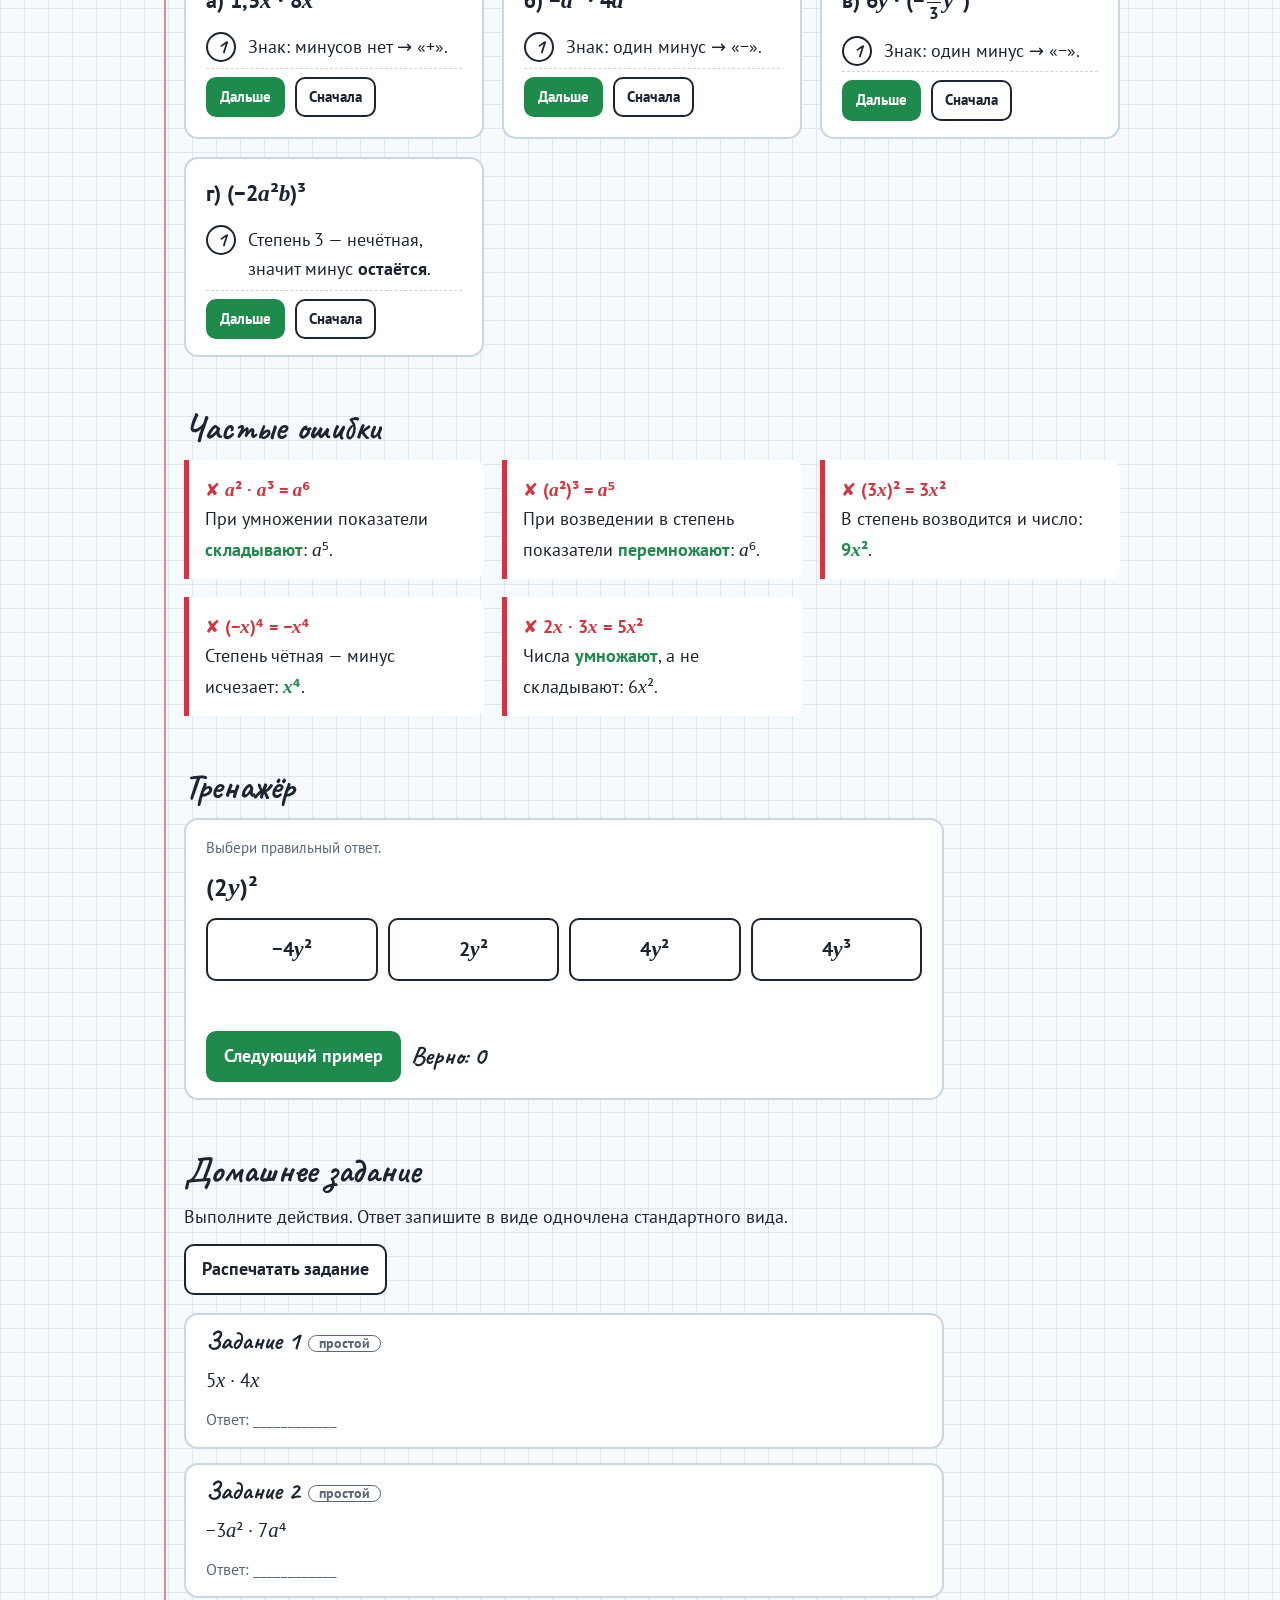
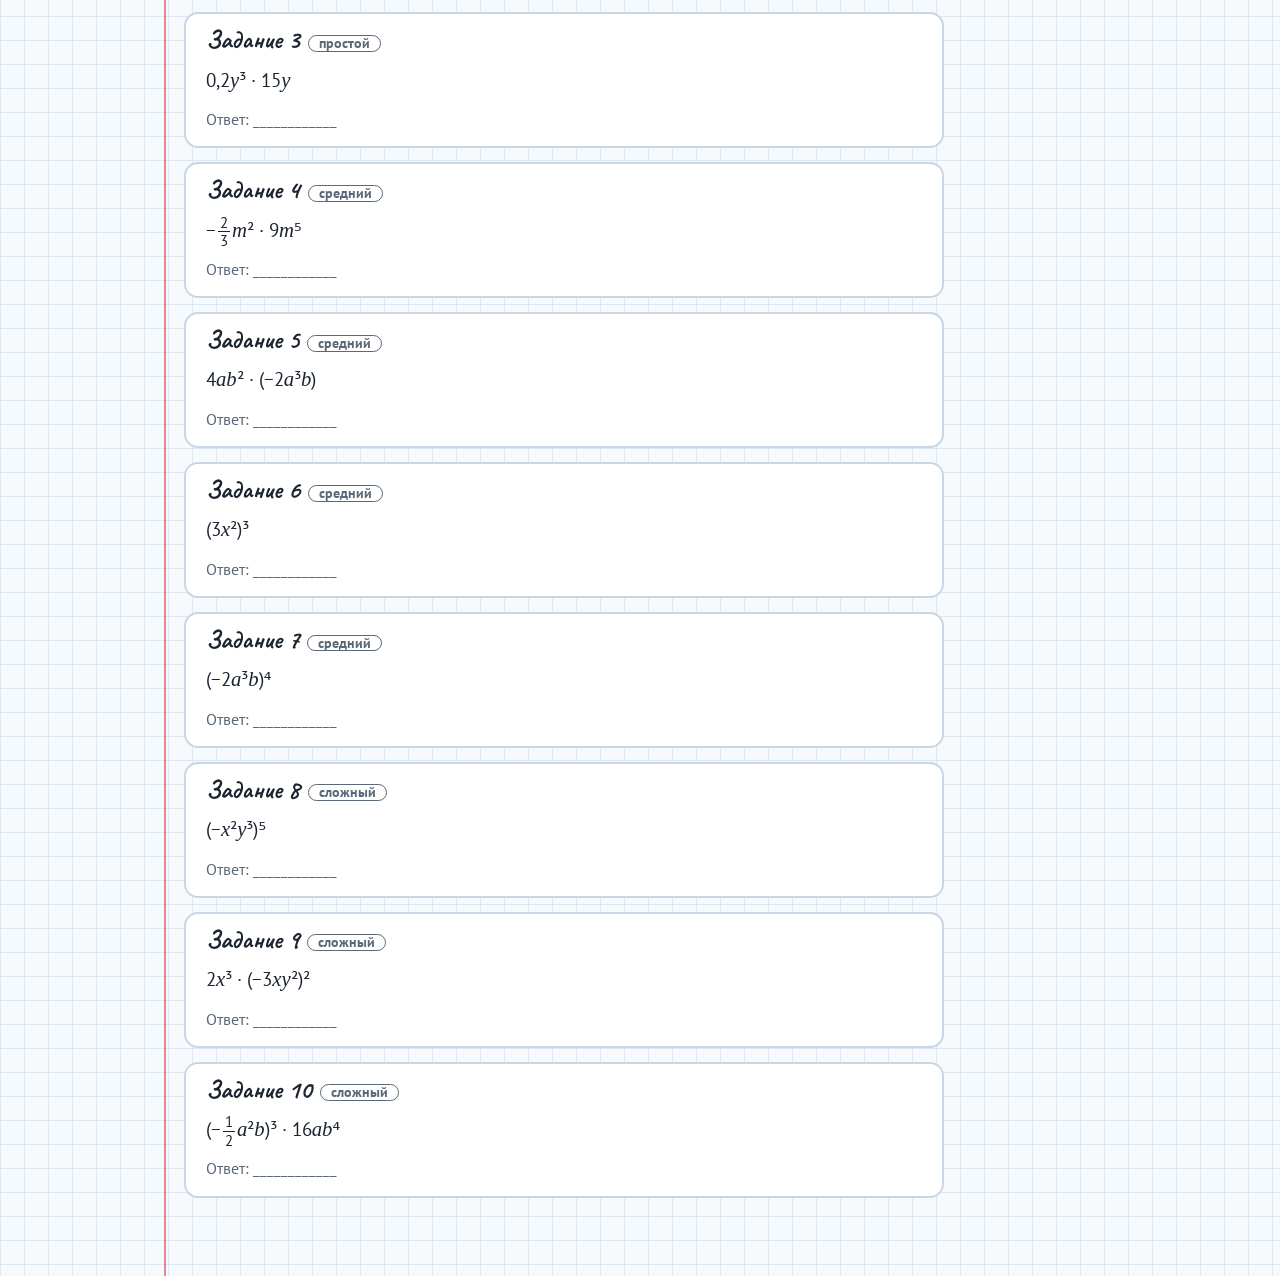
<file: monomial-multiplication.html>
<!DOCTYPE html>
<html lang="ru"><head><meta charset="UTF-8"><meta name="viewport" content="width=device-width, initial-scale=1, viewport-fit=cover">
<title>Умножение одночленов</title>
<link rel="preconnect" href="https://fonts.googleapis.com"><link rel="preconnect" href="https://fonts.gstatic.com" crossorigin>
<link href="https://fonts.googleapis.com/css2?family=Caveat:wght@600;700&family=PT+Sans:wght@400;700&display=swap" rel="stylesheet">
<style>:root{
  --paper:#F7FAFD; --grid:#DCE7F2; --ink:#1B2430; --muted:#5A6878;
  --blue:#2457C5; --red:#D2353F; --green:#1E8A4C; --violet:#8A3FC2; --orange:#C46A0A; --margin:#E58A94;
  --card:#FFFFFF; --line:#C9D6E4; --hl:#FFF3B0;
  box-sizing:border-box;
  padding-top:env(safe-area-inset-top,0px); padding-bottom:env(safe-area-inset-bottom,0px);
}
@media (prefers-color-scheme: dark){
  :root:not([data-theme="light"]){
    --paper:#17222C; --grid:#223241; --ink:#E8EEF4; --muted:#9AA9B8;
    --blue:#6E9BFF; --red:#FF6F78; --green:#4CC384; --violet:#C08BFF; --orange:#F0A04B; --margin:#8A3E47;
    --card:#1E2B37; --line:#33475A; --hl:#4A4320;
  }
}
:root[data-theme="dark"]{
  --paper:#17222C; --grid:#223241; --ink:#E8EEF4; --muted:#9AA9B8;
  --blue:#6E9BFF; --red:#FF6F78; --green:#4CC384; --violet:#C08BFF; --orange:#F0A04B; --margin:#8A3E47;
  --card:#1E2B37; --line:#33475A; --hl:#4A4320;
}
*,*::before,*::after{box-sizing:inherit}
html{scroll-padding-top:env(safe-area-inset-top,0px)}
body{margin:0;color:var(--ink);font:18px/1.6 "PT Sans",system-ui,sans-serif;background-color:var(--paper);
  background-image:linear-gradient(var(--grid) 1px,transparent 1px),linear-gradient(90deg,var(--grid) 1px,transparent 1px);background-size:24px 24px}
.page{max-width:1000px;margin:0 auto;padding:24px 20px 64px 44px;position:relative}
.page::before{content:"";position:absolute;left:24px;top:0;bottom:0;width:2px;background:var(--margin)}
h1,h2,h3{font-family:Caveat,"Comic Sans MS",cursive;font-weight:700;line-height:1.1;margin:0}
h1{font-size:clamp(2.3rem,6vw,3.4rem)}
h2{font-size:2.2rem;margin:52px 0 12px}
h3{font-size:1.6rem;margin:0 0 6px}
p{max-width:68ch;margin:0 0 12px}
.lead{color:var(--muted);font-size:1.1rem}
.hint{color:var(--muted);font-size:.95rem}
.b{color:var(--blue);font-weight:700}.r{color:var(--red);font-weight:700}.g{color:var(--green);font-weight:700}.v{color:var(--violet);font-weight:700}
i{font-family:"Times New Roman",Georgia,serif;font-size:1.08em}
.fr{display:inline-flex;flex-direction:column;vertical-align:middle;text-align:center;font-size:.8em;line-height:1.15;margin:0 2px}
.fr>span:first-child{border-bottom:1.5px solid currentColor;padding:0 2px}
.big{font-size:clamp(1.5rem,4.5vw,2rem);font-weight:700}
.card{background:var(--card);border:2px solid var(--line);border-radius:14px;padding:16px 20px}
.sticky{background:var(--hl);border-radius:4px;padding:14px 20px;transform:rotate(-.5deg);box-shadow:2px 3px 0 var(--line);max-width:720px}
.sticky p{margin:4px 0}.sticky ol{margin:6px 0 0;padding-left:22px}.sticky li{margin:4px 0}
button{font:inherit;font-weight:700;cursor:pointer;border-radius:10px;padding:9px 16px;border:2px solid var(--ink);background:var(--card);color:var(--ink)}
button.primary{background:var(--green);border-color:var(--green);color:#fff}
button:disabled{opacity:.45;cursor:default}
button:focus-visible,input:focus-visible{outline:3px solid var(--blue);outline-offset:2px}
.row{display:flex;flex-wrap:wrap;gap:10px;align-items:center;margin-top:12px}
.sl{display:grid;grid-template-columns:2em 1fr 2em;gap:10px;align-items:center;margin:6px 0;max-width:360px}
.sl output{font-weight:700;text-align:right}
input[type=range]{width:100%;accent-color:var(--blue)}
.grid2{display:grid;grid-template-columns:repeat(auto-fit,minmax(280px,1fr));gap:18px}
.steps{counter-reset:st;list-style:none;padding:0;margin:8px 0 0}
.steps li{counter-increment:st;position:relative;padding:6px 0 6px 42px;border-bottom:1px dashed var(--line)}
.steps li::before{content:counter(st);position:absolute;left:0;top:5px;width:30px;height:30px;border-radius:50%;border:2px solid var(--ink);display:flex;align-items:center;justify-content:center;font-family:Caveat,cursive;font-size:1.3rem;font-weight:700}
.steps li.hidden{display:none}
.steps li.show{animation:pop .35s ease-out}
@keyframes pop{from{opacity:0;transform:translateY(6px)}to{opacity:1}}
.ex .q{font-size:1.35rem;font-weight:700}
.ex .row{margin-top:8px}.ex button{padding:6px 12px;font-size:.95rem}
.quiz .q{font-size:1.5rem;font-weight:700;margin:6px 0 10px}
.opts{display:grid;grid-template-columns:repeat(auto-fit,minmax(150px,1fr));gap:10px}
.opts button{font-size:1.25rem;font-weight:700;padding:12px;text-align:center}
.opts button.ok{background:var(--green);border-color:var(--green);color:#fff}
.opts button.no{border-color:var(--red);color:var(--red)}
.fb{min-height:1.6em;font-weight:700;margin-top:10px}
.fb.good{color:var(--green)}.fb.bad{color:var(--red)}
.score{font-family:Caveat,cursive;font-size:1.6rem;font-weight:700}
.tabs{display:flex;flex-wrap:wrap;gap:8px}
.tabs button{padding:6px 12px;font-size:1rem}
.tabs button[aria-pressed="true"]{background:var(--ink);color:var(--card)}
.mist{display:grid;grid-template-columns:repeat(auto-fit,minmax(250px,1fr));gap:18px}
.mist div{background:var(--card);border-left:5px solid var(--red);padding:14px 16px;border-radius:0 10px 10px 0}
.mist .bad{color:var(--red);font-weight:700}
.mist .bad::before{content:"✘ "}
.mist b{color:var(--green)}
.hw{background:var(--card);border:2px solid var(--line);border-radius:14px;padding:12px 20px;margin-bottom:14px;break-inside:avoid;max-width:760px}
.hw p{margin:0;font-size:1.2rem;line-height:1.9}
.hw .ans{margin-top:4px;color:var(--muted);font-size:1rem}
.tag{display:inline-block;font-family:"PT Sans",sans-serif;font-size:.85rem;font-weight:700;border:1.5px solid var(--muted);color:var(--muted);border-radius:20px;padding:0 10px;margin-left:8px;vertical-align:middle}
@media (max-width:760px){.page{padding-left:36px}.page::before{left:18px}}
@media (prefers-reduced-motion:reduce){*{animation:none!important;transition:none!important}}
@media print{
  body{background:#fff;color:#000}
  body.print-hw .page>*:not(#hwsec){display:none!important}
  body.print-hw .page::before,body.print-hw #hwsec button{display:none!important}
}
</style></head><body>
<main class="page">
  <h1>Умножение одночленов и возведение в степень</h1>
  <p class="lead">Одночлен — это произведение чисел и букв, например 5<i>x</i>², −<i>a</i>³<i>b</i>, <span class="fr"><span>1</span><span>3</span></span><i>y</i>. Сегодня учимся их перемножать и возводить в степень.</p>

  <h2>Три главных правила</h2>
  <div class="grid2">
    <div class="card"><h3>1. Умножение степеней</h3><p class="big"><i>a</i><sup>m</sup> · <i>a</i><sup>n</sup> = <i>a</i><sup>m <span class="g">+</span> n</sup></p><p class="hint">Основания одинаковые — показатели <b>складываем</b>.</p></div>
    <div class="card"><h3>2. Степень в степени</h3><p class="big">(<i>a</i><sup>m</sup>)<sup>n</sup> = <i>a</i><sup>m <span class="r">·</span> n</sup></p><p class="hint">Показатели <b>перемножаем</b>.</p></div>
    <div class="card"><h3>3. Степень произведения</h3><p class="big">(<i>ab</i>)<sup>n</sup> = <i>a</i><sup>n</sup><i>b</i><sup>n</sup></p><p class="hint">В степень возводим <b>каждый</b> множитель, и число тоже.</p></div>
  </div>

  <h2>Посмотри, откуда берутся правила</h2>
  <p>Степень — это просто короткая запись умножения: <i>a</i>³ = <i>a</i>·<i>a</i>·<i>a</i>. Двигай ползунки и считай квадратики.</p>
  <div class="tabs" id="vtabs" role="group" aria-label="Правило">
    <button aria-pressed="true" data-m="mul">Умножение aᵐ · aⁿ</button><button aria-pressed="false" data-m="pow">Степень (aᵐ)ⁿ</button>
  </div>
  <div class="card" style="margin-top:12px">
    <label class="sl"><b>m</b><input type="range" id="sm" min="1" max="5" value="2"><output id="om">2</output></label>
    <label class="sl"><b>n</b><input type="range" id="sn" min="1" max="4" value="3"><output id="on">3</output></label>
    <div id="tiles" class="tiles" aria-live="polite"></div>
    <p class="big" id="tres" style="margin:10px 0 0"></p>
  </div>

  <h2>Знак: чётная и нечётная степень</h2>
  <div class="sticky">
    <p>Минус в <b>чётной</b> степени исчезает: (−2)² = 4, (−<i>x</i>)⁴ = <i>x</i>⁴.</p>
    <p>Минус в <b>нечётной</b> степени остаётся: (−2)³ = −8, (−<i>x</i>)⁵ = −<i>x</i>⁵.</p>
    <p>При умножении считаем минусы: <b>чётное</b> число минусов → «+», <b>нечётное</b> → «−».</p>
  </div>

  <h2>Алгоритм умножения одночленов</h2>
  <div class="sticky" style="transform:rotate(.4deg)">
    <ol><li>Определи <b>знак</b> ответа.</li><li>Перемножь <b>числа</b>.</li><li>Одинаковые буквы: <b>сложи показатели</b>.</li><li>Запиши буквы по алфавиту.</li></ol>
  </div>

  <h2>Разбираем задачи из учебника</h2>
  <p>Нажимай «Дальше» в каждой карточке.</p>
  <div class="grid2">
    <div class="card ex"><div class="q">а) 1,5<i>x</i> · 8<i>x</i></div><ol class="steps">
      <li>Знак: минусов нет → «+».</li>
      <li class="hidden">Числа: 1,5 · 8 = <span class="b">12</span>.</li>
      <li class="hidden">Буквы: <i>x</i> · <i>x</i> = <i>x</i><sup>1+1</sup> = <span class="b"><i>x</i>²</span>.</li>
      <li class="hidden">Ответ: <span class="g">12<i>x</i>²</span></li></ol>
      <div class="row"><button class="primary nx">Дальше</button><button class="rs">Сначала</button></div></div>
    <div class="card ex"><div class="q">б) −<i>a</i>² · 4<i>a</i>³</div><ol class="steps">
      <li>Знак: один минус → «−».</li>
      <li class="hidden">Числа: 1 · 4 = <span class="b">4</span>.</li>
      <li class="hidden">Буквы: <i>a</i>² · <i>a</i>³ = <i>a</i><sup>2+3</sup> = <span class="b"><i>a</i>⁵</span>.</li>
      <li class="hidden">Ответ: <span class="g">−4<i>a</i>⁵</span></li></ol>
      <div class="row"><button class="primary nx">Дальше</button><button class="rs">Сначала</button></div></div>
    <div class="card ex"><div class="q">в) 6<i>y</i> · (−<span class="fr"><span>1</span><span>3</span></span><i>y</i>²)</div><ol class="steps">
      <li>Знак: один минус → «−».</li>
      <li class="hidden">Числа: 6 · <span class="fr"><span>1</span><span>3</span></span> = <span class="fr"><span>6</span><span>3</span></span> = <span class="b">2</span>.</li>
      <li class="hidden">Буквы: <i>y</i> · <i>y</i>² = <i>y</i><sup>1+2</sup> = <span class="b"><i>y</i>³</span>.</li>
      <li class="hidden">Ответ: <span class="g">−2<i>y</i>³</span></li></ol>
      <div class="row"><button class="primary nx">Дальше</button><button class="rs">Сначала</button></div></div>
    <div class="card ex"><div class="q">г) (−2<i>a</i>²<i>b</i>)³</div><ol class="steps">
      <li>Степень 3 — нечётная, значит минус <b>остаётся</b>.</li>
      <li class="hidden">Число: 2³ = <span class="b">8</span>.</li>
      <li class="hidden"><i>a</i>²: (<i>a</i>²)³ = <i>a</i><sup>2·3</sup> = <span class="b"><i>a</i>⁶</span>.</li>
      <li class="hidden"><i>b</i>: <i>b</i>³.</li>
      <li class="hidden">Ответ: <span class="g">−8<i>a</i>⁶<i>b</i>³</span></li></ol>
      <div class="row"><button class="primary nx">Дальше</button><button class="rs">Сначала</button></div></div>
  </div>

  <h2>Частые ошибки</h2>
  <div class="mist">
    <div><span class="bad"><i>a</i>² · <i>a</i>³ = <i>a</i>⁶</span><br>При умножении показатели <b>складывают</b>: <i>a</i>⁵.</div>
    <div><span class="bad">(<i>a</i>²)³ = <i>a</i>⁵</span><br>При возведении в степень показатели <b>перемножают</b>: <i>a</i>⁶.</div>
    <div><span class="bad">(3<i>x</i>)² = 3<i>x</i>²</span><br>В степень возводится и число: <b>9<i>x</i>²</b>.</div>
    <div><span class="bad">(−<i>x</i>)⁴ = −<i>x</i>⁴</span><br>Степень чётная — минус исчезает: <b><i>x</i>⁴</b>.</div>
    <div><span class="bad">2<i>x</i> · 3<i>x</i> = 5<i>x</i>²</span><br>Числа <b>умножают</b>, а не складывают: 6<i>x</i>².</div>
  </div>

  <h2>Тренажёр</h2>
  <div class="card quiz" style="max-width:760px">
    <p class="hint" style="margin:0">Выбери правильный ответ.</p>
    <div class="q" id="qq"></div><div class="opts" id="qo"></div>
    <div class="fb" id="qf" aria-live="polite"></div>
    <div class="row"><button class="primary" id="qn">Следующий пример</button><span class="score" id="qs">Верно: 0</span></div>
  </div>

  <section id="hwsec">
    <h2>Домашнее задание</h2>
    <p>Выполните действия. Ответ запишите в виде одночлена стандартного вида.</p>
    <div class="row" style="margin-bottom:18px"><button id="printHw">Распечатать задание</button></div>
    <div id="hwlist"></div>
  </section>
</main>
<script>(function(){
const $=id=>document.getElementById(id);
const rint=(a,b)=>a+Math.floor(Math.random()*(b-a+1));
const rnd=a=>a[Math.floor(Math.random()*a.length)];
const shuffle=a=>{for(let i=a.length-1;i>0;i--){const j=Math.floor(Math.random()*(i+1));[a[i],a[j]]=[a[j],a[i]]}return a};
const SUPD='⁰¹²³⁴⁵⁶⁷⁸⁹';
const sup=n=>n===1?'':String(n).split('').map(d=>SUPD[d]).join('');
const gcd=(a,b)=>b?gcd(b,a%b):Math.abs(a);
const F=(p,q=1)=>{if(q<0){p=-p;q=-q}const g=gcd(p,q)||1;return [p/g,q/g];};
function kabs(f,hasVars){const p=Math.abs(f[0]),q=f[1];if(q===1)return(p===1&&hasVars)?'':String(p);return `<span class="fr"><span>${p}</span><span>${q}</span></span>`;}
function mono(m,lead=true){
  const vs=Object.keys(m.v).filter(l=>m.v[l]).sort(), neg=m.k[0]<0;
  const body=kabs(m.k,vs.length>0)+vs.map(l=>`<i>${l}</i>${sup(m.v[l])}`).join('');
  return lead?(neg?'−':'')+body:(neg?' − ':' + ')+body;
}
function stepper(root){
  const items=[...root.querySelectorAll('li')], next=root.querySelector('.nx'), reset=root.querySelector('.rs');
  let i=0;
  next.onclick=()=>{if(i<items.length-1){i++;items[i].classList.remove('hidden');items[i].classList.add('show');}if(i===items.length-1)next.disabled=true;};
  reset.onclick=()=>{i=0;items.forEach((li,k)=>{li.classList.toggle('hidden',k>0);li.classList.remove('show')});next.disabled=false;};
}
function quiz(gen,ids){
  let cur,score=0,answered=false;
  function next(){
    cur=gen();answered=false;
    $(ids.q).innerHTML=cur.q;
    const opts=shuffle([cur.a,...cur.d.slice(0,3)]);
    $(ids.o).innerHTML=opts.map(o=>`<button data-c="${o===cur.a?1:0}">${o}</button>`).join('');
    $(ids.o).querySelectorAll('button').forEach(b=>b.onclick=()=>{
      if(answered)return;answered=true;
      const ok=b.dataset.c==='1';
      b.classList.add(ok?'ok':'no');
      $(ids.o).querySelector('[data-c="1"]').classList.add('ok');
      if(ok){score++;$(ids.s).textContent='Верно: '+score;}
      $(ids.f).innerHTML=(ok?'Верно! ':'Неверно. ')+cur.e;$(ids.f).className='fb '+(ok?'good':'bad');
    });
    $(ids.f).textContent='';$(ids.f).className='fb';
  }
  $(ids.n).onclick=next;next();
}
function uniq(correct,cands,fallback){
  const out=[];for(const c of cands){if(c!==correct&&!out.includes(c))out.push(c);}
  let t=0;while(out.length<3&&t<20){const c=fallback(t++);if(c!==correct&&!out.includes(c))out.push(c);}
  return out;
}
function printHw(){$('printHw').onclick=()=>{document.body.classList.add('print-hw');window.print();};
  window.addEventListener('afterprint',()=>document.body.classList.remove('print-hw'));}
document.querySelectorAll('.ex').forEach(stepper);
// tiles
let mode='mul';
const tileCss=`.tiles{display:flex;flex-wrap:wrap;gap:14px;align-items:center;margin-top:12px}
.grp{display:flex;gap:4px;padding:6px;border:2px dashed var(--line);border-radius:10px}
.tl{width:34px;height:34px;border-radius:6px;display:flex;align-items:center;justify-content:center;color:#fff;font-family:Georgia,serif;font-style:italic;font-weight:700}
.tl.a1{background:var(--blue)}.tl.a2{background:var(--red)}.op{font-size:1.6rem;font-weight:700}`;
document.head.insertAdjacentHTML('beforeend',`<style>${tileCss}</style>`);
function tiles(){
  const m=+$('sm').value,n=+$('sn').value;$('om').textContent=m;$('on').textContent=n;
  const g=(k,c)=>`<div class="grp">${Array.from({length:k},()=>`<div class="tl ${c}">a</div>`).join('')}</div>`;
  if(mode==='mul'){
    $('tiles').innerHTML=g(m,'a1')+'<span class="op">·</span>'+g(n,'a2');
    $('tres').innerHTML=`<i>a</i>${sup(m)} · <i>a</i>${sup(n)} = <i>a</i><sup>${m}+${n}</sup> = <span class="g"><i>a</i>${sup(m+n)}</span> &nbsp;<span class="hint">(всего ${m+n} квадратиков)</span>`;
  }else{
    $('tiles').innerHTML=Array.from({length:n},(_,i)=>g(m,i%2?'a2':'a1')).join('<span class="op">·</span>');
    $('tres').innerHTML=`(<i>a</i>${sup(m)})${sup(n)} = <i>a</i><sup>${m}·${n}</sup> = <span class="g"><i>a</i>${sup(m*n)}</span> &nbsp;<span class="hint">(${n} групп по ${m})</span>`;
  }
}
$('sm').oninput=tiles;$('sn').oninput=tiles;
$('vtabs').querySelectorAll('button').forEach(b=>b.onclick=()=>{mode=b.dataset.m;$('vtabs').querySelectorAll('button').forEach(x=>x.setAttribute('aria-pressed',x===b));tiles();});
tiles();

// quiz
const LET=['a','b','x','y'];
function rmono(vars){const v={};vars.forEach(l=>v[l]=rint(1,4));return {k:F(rint(1,6)*(Math.random()<.45?-1:1)),v};}
function mul(A,B){const v={...A.v};for(const l in B.v)v[l]=(v[l]||0)+B.v[l];return {k:F(A.k[0]*B.k[0],A.k[1]*B.k[1]),v};}
function genQ(){
  if(Math.random()<.55){
    const L=Math.random()<.5?[rnd(LET)]:[...shuffle([...LET]).slice(0,2)].sort();
    const A=rmono(L),B=rmono([L[0]]);
    const C=mul(A,B);
    const wrongExp={k:C.k,v:{...A.v}};wrongExp.v[L[0]]=A.v[L[0]]*B.v[L[0]];
    const wrongK={k:F(A.k[0]+B.k[0]),v:C.v};
    const wrongS={k:F(-C.k[0],C.k[1]),v:C.v};
    const wrongS2={k:F(-C.k[0],C.k[1]),v:wrongExp.v};
    const a=mono(C);
    const bp=B.k[0]<0?`(${mono(B)})`:mono(B);
    return {q:`${mono(A)} · ${bp}`,a,d:uniq(a,[mono(wrongExp),mono(wrongK),mono(wrongS),mono(wrongS2)],t=>mono({k:F(C.k[0]*(t+2),C.k[1]),v:C.v})),
      e:`Числа: ${A.k[0]}·${B.k[0]} = ${A.k[0]*B.k[0]}, показатели у <i>${L[0]}</i> складываем: ${A.v[L[0]]}+${B.v[L[0]]}.`.replace(/-/g,'−')};
  }else{
    const l=rnd(LET),e=rint(1,4),n=rint(2,3),k=rnd([-3,-2,2,3,-1]);
    const C={k:F(Math.pow(k,n)),v:{[l]:e*n}};
    const a=mono(C);
    const d=[mono({k:F(k*n),v:{[l]:e*n}}),mono({k:C.k,v:{[l]:e+n}}),mono({k:F(-C.k[0]),v:{[l]:e*n}}),mono({k:F(k),v:{[l]:e*n}})];
    const base=mono({k:F(k),v:{[l]:e}});
    return {q:`(${base})${sup(n)}`,a,d:uniq(a,d,t=>mono({k:F(C.k[0]*(t+2)),v:C.v})),
      e:`Число: (${k<0?'('+k+')':k})${sup(n)} = ${Math.pow(k,n)}, показатели перемножаем: ${e}·${n} = ${e*n}.`.replace(/-/g,'−')};
  }
}
quiz(genQ,{q:'qq',o:'qo',f:'qf',s:'qs',n:'qn'});

// homework
const HW=[
 ['простой','5<i>x</i> · 4<i>x</i>'],
 ['простой','−3<i>a</i>² · 7<i>a</i>⁴'],
 ['простой','0,2<i>y</i>³ · 15<i>y</i>'],
 ['средний','−<span class="fr"><span>2</span><span>3</span></span><i>m</i>² · 9<i>m</i>⁵'],
 ['средний','4<i>a</i><i>b</i>² · (−2<i>a</i>³<i>b</i>)'],
 ['средний','(3<i>x</i>²)³'],
 ['средний','(−2<i>a</i>³<i>b</i>)⁴'],
 ['сложный','(−<i>x</i>²<i>y</i>³)⁵'],
 ['сложный','2<i>x</i>³ · (−3<i>x</i><i>y</i>²)²'],
 ['сложный','(−<span class="fr"><span>1</span><span>2</span></span><i>a</i>²<i>b</i>)³ · 16<i>a</i><i>b</i>⁴']
];
$('hwlist').innerHTML=HW.map(([t,q],i)=>`<div class="hw"><h3>Задание ${i+1}<span class="tag">${t}</span></h3><p>${q}</p><p class="ans">Ответ: ____________</p></div>`).join('');
printHw();

})();</script></body></html>
</file>
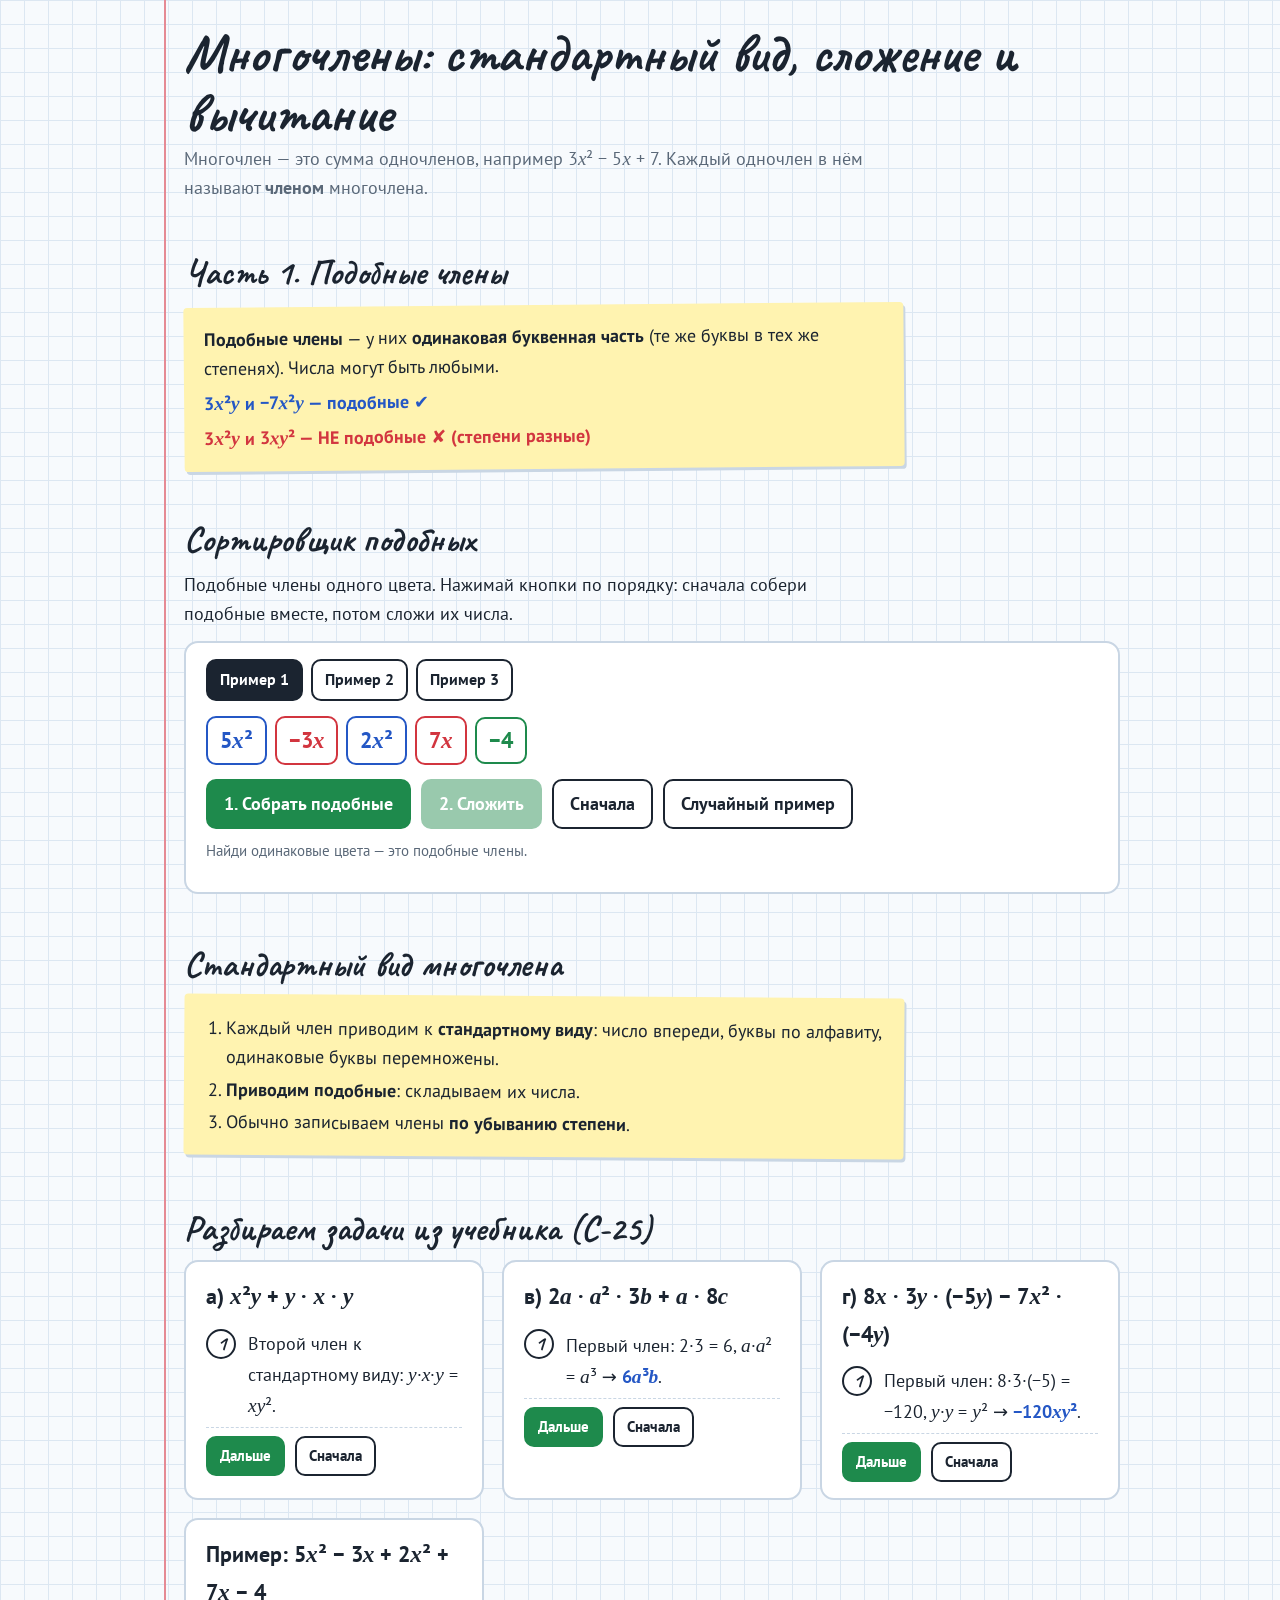
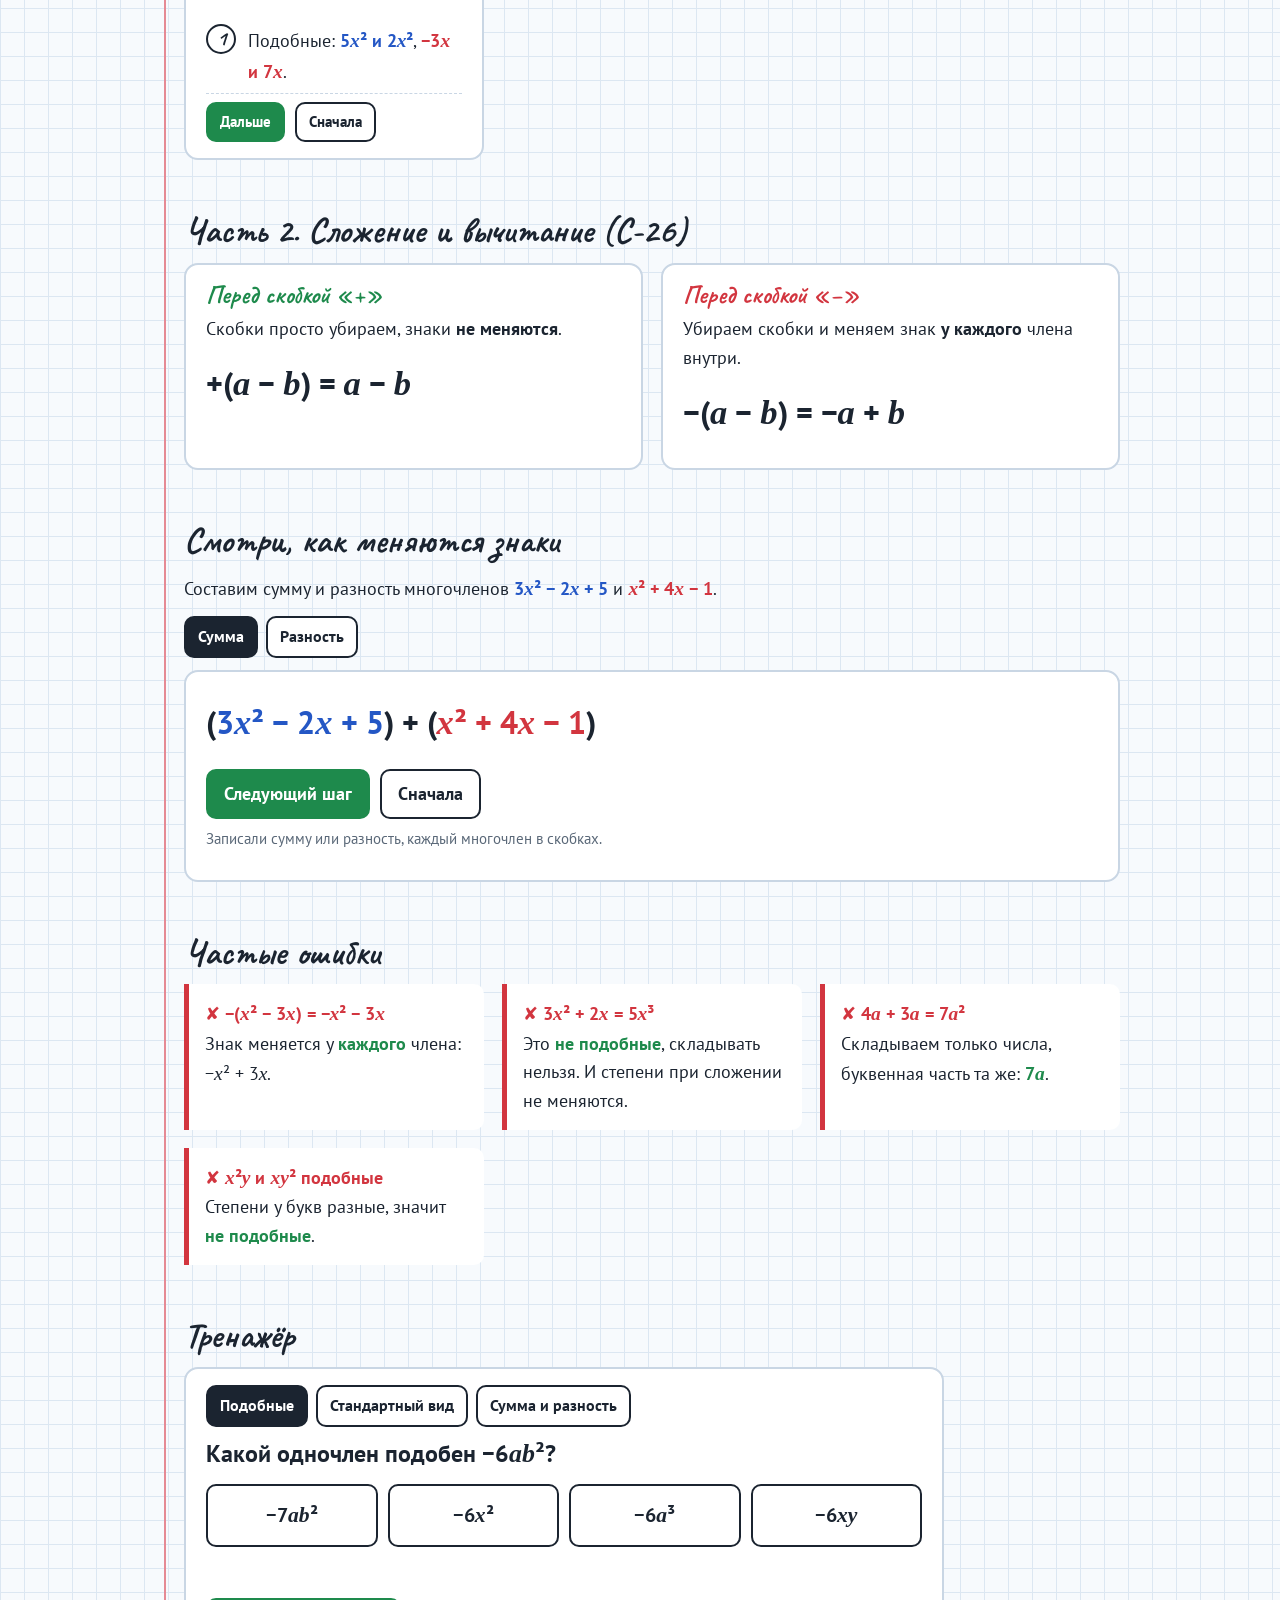
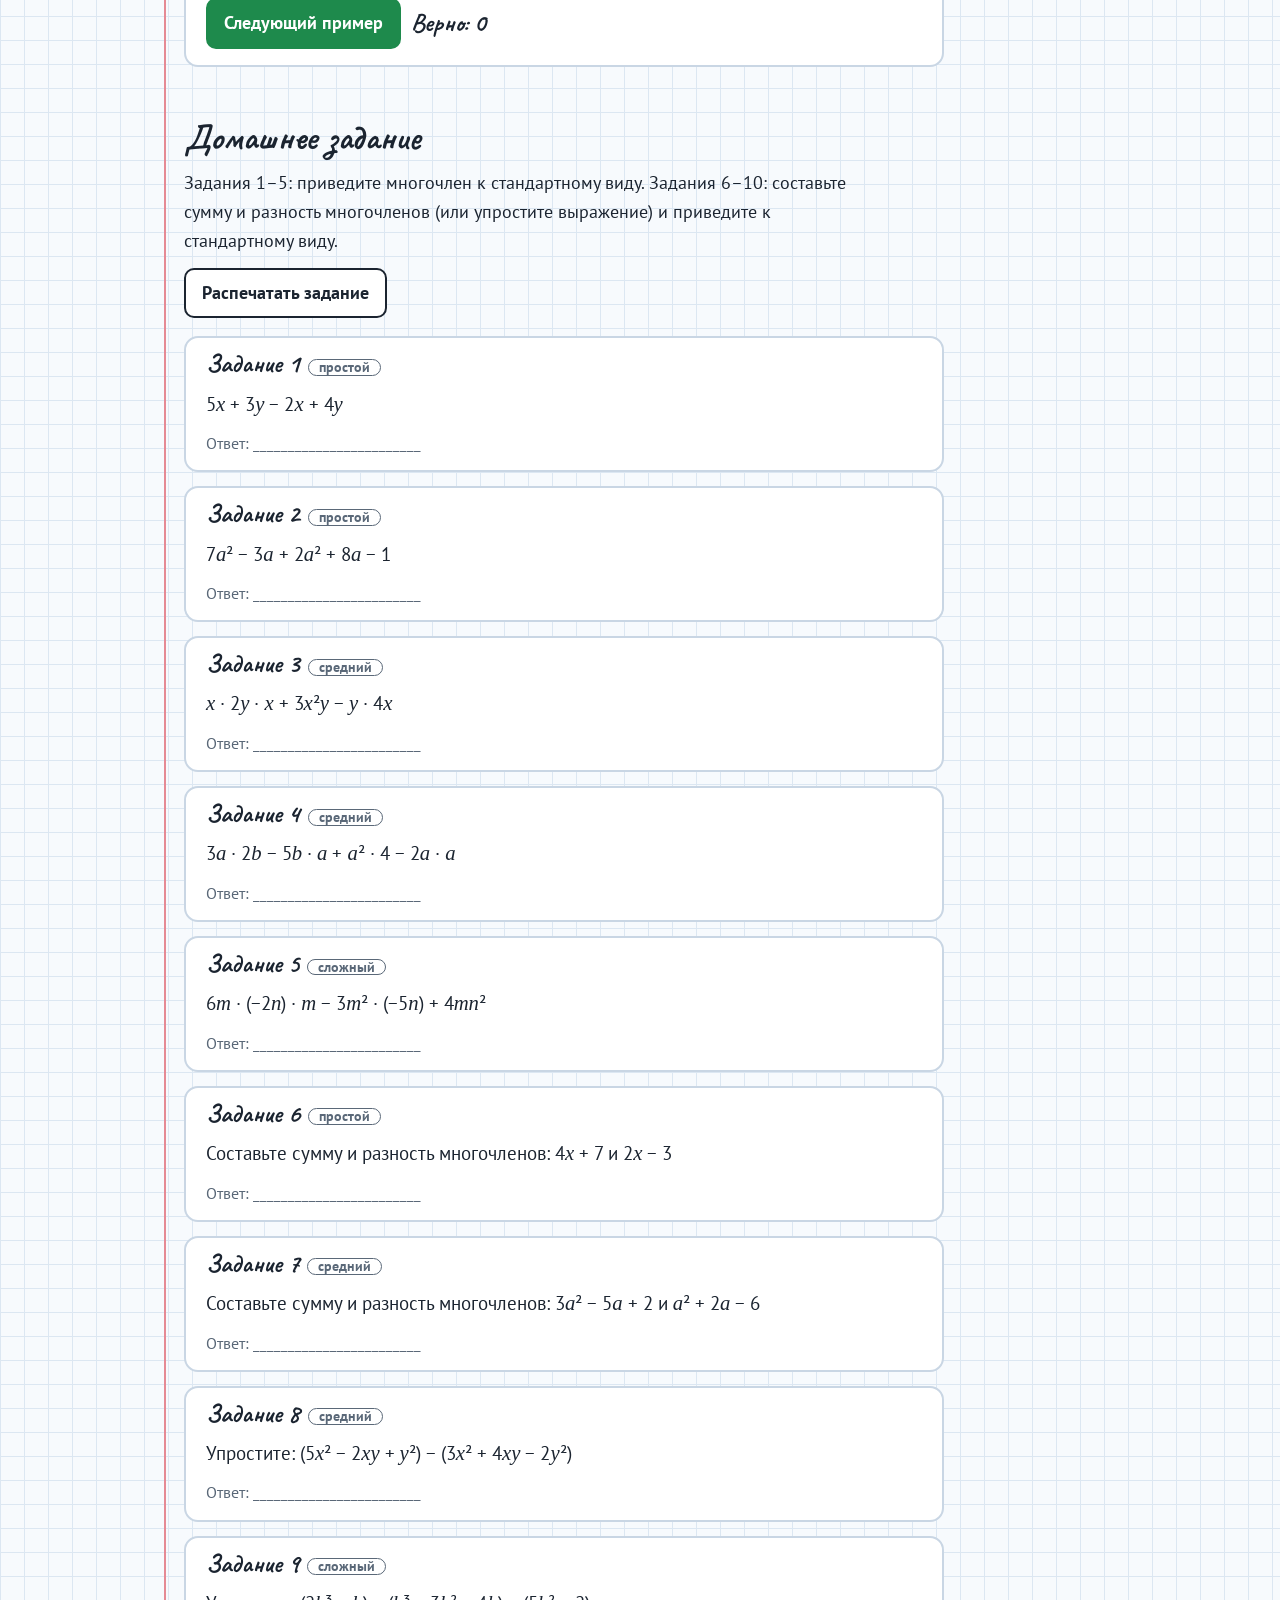
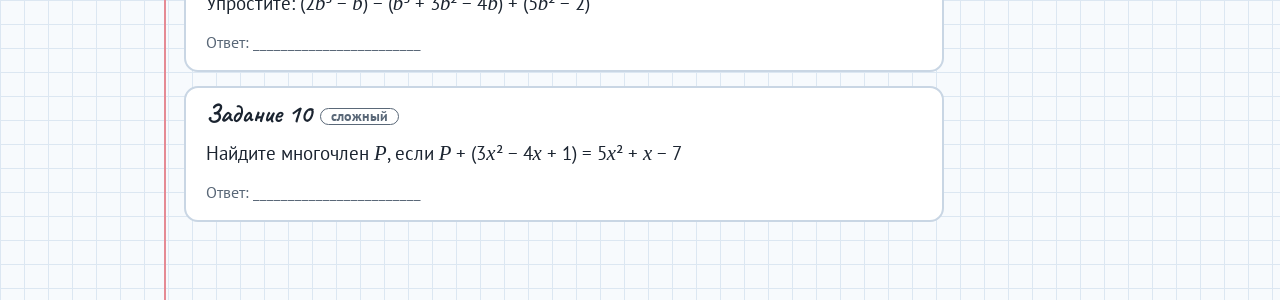
<file: polynomials.html>
<!DOCTYPE html>
<html lang="ru"><head><meta charset="UTF-8"><meta name="viewport" content="width=device-width, initial-scale=1, viewport-fit=cover">
<title>Многочлены</title>
<link rel="preconnect" href="https://fonts.googleapis.com"><link rel="preconnect" href="https://fonts.gstatic.com" crossorigin>
<link href="https://fonts.googleapis.com/css2?family=Caveat:wght@600;700&family=PT+Sans:wght@400;700&display=swap" rel="stylesheet">
<style>:root{
  --paper:#F7FAFD; --grid:#DCE7F2; --ink:#1B2430; --muted:#5A6878;
  --blue:#2457C5; --red:#D2353F; --green:#1E8A4C; --violet:#8A3FC2; --orange:#C46A0A; --margin:#E58A94;
  --card:#FFFFFF; --line:#C9D6E4; --hl:#FFF3B0;
  box-sizing:border-box;
  padding-top:env(safe-area-inset-top,0px); padding-bottom:env(safe-area-inset-bottom,0px);
}
@media (prefers-color-scheme: dark){
  :root:not([data-theme="light"]){
    --paper:#17222C; --grid:#223241; --ink:#E8EEF4; --muted:#9AA9B8;
    --blue:#6E9BFF; --red:#FF6F78; --green:#4CC384; --violet:#C08BFF; --orange:#F0A04B; --margin:#8A3E47;
    --card:#1E2B37; --line:#33475A; --hl:#4A4320;
  }
}
:root[data-theme="dark"]{
  --paper:#17222C; --grid:#223241; --ink:#E8EEF4; --muted:#9AA9B8;
  --blue:#6E9BFF; --red:#FF6F78; --green:#4CC384; --violet:#C08BFF; --orange:#F0A04B; --margin:#8A3E47;
  --card:#1E2B37; --line:#33475A; --hl:#4A4320;
}
*,*::before,*::after{box-sizing:inherit}
html{scroll-padding-top:env(safe-area-inset-top,0px)}
body{margin:0;color:var(--ink);font:18px/1.6 "PT Sans",system-ui,sans-serif;background-color:var(--paper);
  background-image:linear-gradient(var(--grid) 1px,transparent 1px),linear-gradient(90deg,var(--grid) 1px,transparent 1px);background-size:24px 24px}
.page{max-width:1000px;margin:0 auto;padding:24px 20px 64px 44px;position:relative}
.page::before{content:"";position:absolute;left:24px;top:0;bottom:0;width:2px;background:var(--margin)}
h1,h2,h3{font-family:Caveat,"Comic Sans MS",cursive;font-weight:700;line-height:1.1;margin:0}
h1{font-size:clamp(2.3rem,6vw,3.4rem)}
h2{font-size:2.2rem;margin:52px 0 12px}
h3{font-size:1.6rem;margin:0 0 6px}
p{max-width:68ch;margin:0 0 12px}
.lead{color:var(--muted);font-size:1.1rem}
.hint{color:var(--muted);font-size:.95rem}
.b{color:var(--blue);font-weight:700}.r{color:var(--red);font-weight:700}.g{color:var(--green);font-weight:700}.v{color:var(--violet);font-weight:700}
i{font-family:"Times New Roman",Georgia,serif;font-size:1.08em}
.fr{display:inline-flex;flex-direction:column;vertical-align:middle;text-align:center;font-size:.8em;line-height:1.15;margin:0 2px}
.fr>span:first-child{border-bottom:1.5px solid currentColor;padding:0 2px}
.big{font-size:clamp(1.5rem,4.5vw,2rem);font-weight:700}
.card{background:var(--card);border:2px solid var(--line);border-radius:14px;padding:16px 20px}
.sticky{background:var(--hl);border-radius:4px;padding:14px 20px;transform:rotate(-.5deg);box-shadow:2px 3px 0 var(--line);max-width:720px}
.sticky p{margin:4px 0}.sticky ol{margin:6px 0 0;padding-left:22px}.sticky li{margin:4px 0}
button{font:inherit;font-weight:700;cursor:pointer;border-radius:10px;padding:9px 16px;border:2px solid var(--ink);background:var(--card);color:var(--ink)}
button.primary{background:var(--green);border-color:var(--green);color:#fff}
button:disabled{opacity:.45;cursor:default}
button:focus-visible,input:focus-visible{outline:3px solid var(--blue);outline-offset:2px}
.row{display:flex;flex-wrap:wrap;gap:10px;align-items:center;margin-top:12px}
.sl{display:grid;grid-template-columns:2em 1fr 2em;gap:10px;align-items:center;margin:6px 0;max-width:360px}
.sl output{font-weight:700;text-align:right}
input[type=range]{width:100%;accent-color:var(--blue)}
.grid2{display:grid;grid-template-columns:repeat(auto-fit,minmax(280px,1fr));gap:18px}
.steps{counter-reset:st;list-style:none;padding:0;margin:8px 0 0}
.steps li{counter-increment:st;position:relative;padding:6px 0 6px 42px;border-bottom:1px dashed var(--line)}
.steps li::before{content:counter(st);position:absolute;left:0;top:5px;width:30px;height:30px;border-radius:50%;border:2px solid var(--ink);display:flex;align-items:center;justify-content:center;font-family:Caveat,cursive;font-size:1.3rem;font-weight:700}
.steps li.hidden{display:none}
.steps li.show{animation:pop .35s ease-out}
@keyframes pop{from{opacity:0;transform:translateY(6px)}to{opacity:1}}
.ex .q{font-size:1.35rem;font-weight:700}
.ex .row{margin-top:8px}.ex button{padding:6px 12px;font-size:.95rem}
.quiz .q{font-size:1.5rem;font-weight:700;margin:6px 0 10px}
.opts{display:grid;grid-template-columns:repeat(auto-fit,minmax(150px,1fr));gap:10px}
.opts button{font-size:1.25rem;font-weight:700;padding:12px;text-align:center}
.opts button.ok{background:var(--green);border-color:var(--green);color:#fff}
.opts button.no{border-color:var(--red);color:var(--red)}
.fb{min-height:1.6em;font-weight:700;margin-top:10px}
.fb.good{color:var(--green)}.fb.bad{color:var(--red)}
.score{font-family:Caveat,cursive;font-size:1.6rem;font-weight:700}
.tabs{display:flex;flex-wrap:wrap;gap:8px}
.tabs button{padding:6px 12px;font-size:1rem}
.tabs button[aria-pressed="true"]{background:var(--ink);color:var(--card)}
.mist{display:grid;grid-template-columns:repeat(auto-fit,minmax(250px,1fr));gap:18px}
.mist div{background:var(--card);border-left:5px solid var(--red);padding:14px 16px;border-radius:0 10px 10px 0}
.mist .bad{color:var(--red);font-weight:700}
.mist .bad::before{content:"✘ "}
.mist b{color:var(--green)}
.hw{background:var(--card);border:2px solid var(--line);border-radius:14px;padding:12px 20px;margin-bottom:14px;break-inside:avoid;max-width:760px}
.hw p{margin:0;font-size:1.2rem;line-height:1.9}
.hw .ans{margin-top:4px;color:var(--muted);font-size:1rem}
.tag{display:inline-block;font-family:"PT Sans",sans-serif;font-size:.85rem;font-weight:700;border:1.5px solid var(--muted);color:var(--muted);border-radius:20px;padding:0 10px;margin-left:8px;vertical-align:middle}
@media (max-width:760px){.page{padding-left:36px}.page::before{left:18px}}
@media (prefers-reduced-motion:reduce){*{animation:none!important;transition:none!important}}
@media print{
  body{background:#fff;color:#000}
  body.print-hw .page>*:not(#hwsec){display:none!important}
  body.print-hw .page::before,body.print-hw #hwsec button{display:none!important}
}
</style></head><body>
<main class="page">
  <h1>Многочлены: стандартный вид, сложение и вычитание</h1>
  <p class="lead">Многочлен — это сумма одночленов, например 3<i>x</i>² − 5<i>x</i> + 7. Каждый одночлен в нём называют <b>членом</b> многочлена.</p>

  <h2>Часть 1. Подобные члены</h2>
  <div class="sticky">
    <p><b>Подобные члены</b> — у них <b>одинаковая буквенная часть</b> (те же буквы в тех же степенях). Числа могут быть любыми.</p>
    <p class="b">3<i>x</i>²<i>y</i> и −7<i>x</i>²<i>y</i> — подобные ✔</p>
    <p class="r">3<i>x</i>²<i>y</i> и 3<i>x</i><i>y</i>² — НЕ подобные ✘ (степени разные)</p>
  </div>

  <h2>Сортировщик подобных</h2>
  <p>Подобные члены одного цвета. Нажимай кнопки по порядку: сначала собери подобные вместе, потом сложи их числа.</p>
  <div class="card">
    <div class="tabs" id="ptabs" role="group" aria-label="Пример"></div>
    <div class="chips" id="chips" aria-live="polite"></div>
    <div class="row"><button class="primary" id="bGroup">1. Собрать подобные</button><button class="primary" id="bSum">2. Сложить</button><button id="bReset">Сначала</button><button id="bRand">Случайный пример</button></div>
    <p id="pmsg" class="hint" style="margin-top:10px"></p>
  </div>

  <h2>Стандартный вид многочлена</h2>
  <div class="sticky" style="transform:rotate(.4deg)">
    <ol><li>Каждый член приводим к <b>стандартному виду</b>: число впереди, буквы по алфавиту, одинаковые буквы перемножены.</li>
    <li><b>Приводим подобные</b>: складываем их числа.</li>
    <li>Обычно записываем члены <b>по убыванию степени</b>.</li></ol>
  </div>

  <h2>Разбираем задачи из учебника (С-25)</h2>
  <div class="grid2">
    <div class="card ex"><div class="q">а) <i>x</i>²<i>y</i> + <i>y</i> · <i>x</i> · <i>y</i></div><ol class="steps">
      <li>Второй член к стандартному виду: <i>y</i>·<i>x</i>·<i>y</i> = <i>x</i><i>y</i>².</li>
      <li class="hidden">Получили <i>x</i>²<i>y</i> + <i>x</i><i>y</i>².</li>
      <li class="hidden">Подобные? <i>x</i>²<i>y</i> и <i>x</i><i>y</i>² — <span class="r">нет</span>: у <i>x</i> и <i>y</i> разные степени.</li>
      <li class="hidden">Ответ: <span class="g"><i>x</i>²<i>y</i> + <i>x</i><i>y</i>²</span> — это уже стандартный вид.</li></ol>
      <div class="row"><button class="primary nx">Дальше</button><button class="rs">Сначала</button></div></div>
    <div class="card ex"><div class="q">в) 2<i>a</i> · <i>a</i>² · 3<i>b</i> + <i>a</i> · 8<i>c</i></div><ol class="steps">
      <li>Первый член: 2·3 = 6, <i>a</i>·<i>a</i>² = <i>a</i>³ → <span class="b">6<i>a</i>³<i>b</i></span>.</li>
      <li class="hidden">Второй член: <span class="b">8<i>a</i><i>c</i></span>.</li>
      <li class="hidden">Подобных нет (разные буквы).</li>
      <li class="hidden">Ответ: <span class="g">6<i>a</i>³<i>b</i> + 8<i>a</i><i>c</i></span></li></ol>
      <div class="row"><button class="primary nx">Дальше</button><button class="rs">Сначала</button></div></div>
    <div class="card ex"><div class="q">г) 8<i>x</i> · 3<i>y</i> · (−5<i>y</i>) − 7<i>x</i>² · (−4<i>y</i>)</div><ol class="steps">
      <li>Первый член: 8·3·(−5) = −120, <i>y</i>·<i>y</i> = <i>y</i>² → <span class="b">−120<i>x</i><i>y</i>²</span>.</li>
      <li class="hidden">Второй: −7·(−4) = +28 → <span class="b">+28<i>x</i>²<i>y</i></span>. Минус на минус — плюс!</li>
      <li class="hidden"><i>x</i><i>y</i>² и <i>x</i>²<i>y</i> — не подобные.</li>
      <li class="hidden">Ответ: <span class="g">−120<i>x</i><i>y</i>² + 28<i>x</i>²<i>y</i></span></li></ol>
      <div class="row"><button class="primary nx">Дальше</button><button class="rs">Сначала</button></div></div>
    <div class="card ex"><div class="q">Пример: 5<i>x</i>² − 3<i>x</i> + 2<i>x</i>² + 7<i>x</i> − 4</div><ol class="steps">
      <li>Подобные: <span class="b">5<i>x</i>² и 2<i>x</i>²</span>, <span class="r">−3<i>x</i> и 7<i>x</i></span>.</li>
      <li class="hidden">5 + 2 = 7 → <span class="b">7<i>x</i>²</span>.</li>
      <li class="hidden">−3 + 7 = 4 → <span class="r">4<i>x</i></span>.</li>
      <li class="hidden">Ответ: <span class="g">7<i>x</i>² + 4<i>x</i> − 4</span></li></ol>
      <div class="row"><button class="primary nx">Дальше</button><button class="rs">Сначала</button></div></div>
  </div>

  <h2>Часть 2. Сложение и вычитание (С-26)</h2>
  <div class="grid2">
    <div class="card"><h3 class="g">Перед скобкой «+»</h3><p>Скобки просто убираем, знаки <b>не меняются</b>.</p><p class="big">+(<i>a</i> − <i>b</i>) = <i>a</i> − <i>b</i></p></div>
    <div class="card"><h3 class="r">Перед скобкой «−»</h3><p>Убираем скобки и меняем знак <b>у каждого</b> члена внутри.</p><p class="big">−(<i>a</i> − <i>b</i>) = −<i>a</i> + <i>b</i></p></div>
  </div>

  <h2>Смотри, как меняются знаки</h2>
  <p>Составим сумму и разность многочленов <span class="b">3<i>x</i>² − 2<i>x</i> + 5</span> и <span class="r"><i>x</i>² + 4<i>x</i> − 1</span>.</p>
  <div class="tabs" id="otabs" role="group" aria-label="Действие"><button aria-pressed="true" data-o="1">Сумма</button><button aria-pressed="false" data-o="-1">Разность</button></div>
  <div class="card" style="margin-top:12px">
    <div class="big" id="ow" style="line-height:2"></div>
    <div class="row"><button class="primary" id="oNext">Следующий шаг</button><button id="oReset">Сначала</button></div>
    <p class="hint" id="ohint" style="margin-top:8px"></p>
  </div>

  <h2>Частые ошибки</h2>
  <div class="mist">
    <div><span class="bad">−(<i>x</i>² − 3<i>x</i>) = −<i>x</i>² − 3<i>x</i></span><br>Знак меняется у <b>каждого</b> члена: −<i>x</i>² + 3<i>x</i>.</div>
    <div><span class="bad">3<i>x</i>² + 2<i>x</i> = 5<i>x</i>³</span><br>Это <b>не подобные</b>, складывать нельзя. И степени при сложении не меняются.</div>
    <div><span class="bad">4<i>a</i> + 3<i>a</i> = 7<i>a</i>²</span><br>Складываем только числа, буквенная часть та же: <b>7<i>a</i></b>.</div>
    <div><span class="bad"><i>x</i>²<i>y</i> и <i>x</i><i>y</i>² подобные</span><br>Степени у букв разные, значит <b>не подобные</b>.</div>
  </div>

  <h2>Тренажёр</h2>
  <div class="card quiz" style="max-width:760px">
    <div class="tabs" id="qtabs" role="group" aria-label="Тип"><button aria-pressed="true" data-t="like">Подобные</button><button aria-pressed="false" data-t="std">Стандартный вид</button><button aria-pressed="false" data-t="sub">Сумма и разность</button></div>
    <div class="q" id="qq"></div><div class="opts" id="qo"></div>
    <div class="fb" id="qf" aria-live="polite"></div>
    <div class="row"><button class="primary" id="qn">Следующий пример</button><span class="score" id="qs">Верно: 0</span></div>
  </div>

  <section id="hwsec">
    <h2>Домашнее задание</h2>
    <p>Задания 1–5: приведите многочлен к стандартному виду. Задания 6–10: составьте сумму и разность многочленов (или упростите выражение) и приведите к стандартному виду.</p>
    <div class="row" style="margin-bottom:18px"><button id="printHw">Распечатать задание</button></div>
    <div id="hwlist"></div>
  </section>
</main>
<script>(function(){
const $=id=>document.getElementById(id);
const rint=(a,b)=>a+Math.floor(Math.random()*(b-a+1));
const rnd=a=>a[Math.floor(Math.random()*a.length)];
const shuffle=a=>{for(let i=a.length-1;i>0;i--){const j=Math.floor(Math.random()*(i+1));[a[i],a[j]]=[a[j],a[i]]}return a};
const SUPD='⁰¹²³⁴⁵⁶⁷⁸⁹';
const sup=n=>n===1?'':String(n).split('').map(d=>SUPD[d]).join('');
const gcd=(a,b)=>b?gcd(b,a%b):Math.abs(a);
const F=(p,q=1)=>{if(q<0){p=-p;q=-q}const g=gcd(p,q)||1;return [p/g,q/g];};
function kabs(f,hasVars){const p=Math.abs(f[0]),q=f[1];if(q===1)return(p===1&&hasVars)?'':String(p);return `<span class="fr"><span>${p}</span><span>${q}</span></span>`;}
function mono(m,lead=true){
  const vs=Object.keys(m.v).filter(l=>m.v[l]).sort(), neg=m.k[0]<0;
  const body=kabs(m.k,vs.length>0)+vs.map(l=>`<i>${l}</i>${sup(m.v[l])}`).join('');
  return lead?(neg?'−':'')+body:(neg?' − ':' + ')+body;
}
function stepper(root){
  const items=[...root.querySelectorAll('li')], next=root.querySelector('.nx'), reset=root.querySelector('.rs');
  let i=0;
  next.onclick=()=>{if(i<items.length-1){i++;items[i].classList.remove('hidden');items[i].classList.add('show');}if(i===items.length-1)next.disabled=true;};
  reset.onclick=()=>{i=0;items.forEach((li,k)=>{li.classList.toggle('hidden',k>0);li.classList.remove('show')});next.disabled=false;};
}
function quiz(gen,ids){
  let cur,score=0,answered=false;
  function next(){
    cur=gen();answered=false;
    $(ids.q).innerHTML=cur.q;
    const opts=shuffle([cur.a,...cur.d.slice(0,3)]);
    $(ids.o).innerHTML=opts.map(o=>`<button data-c="${o===cur.a?1:0}">${o}</button>`).join('');
    $(ids.o).querySelectorAll('button').forEach(b=>b.onclick=()=>{
      if(answered)return;answered=true;
      const ok=b.dataset.c==='1';
      b.classList.add(ok?'ok':'no');
      $(ids.o).querySelector('[data-c="1"]').classList.add('ok');
      if(ok){score++;$(ids.s).textContent='Верно: '+score;}
      $(ids.f).innerHTML=(ok?'Верно! ':'Неверно. ')+cur.e;$(ids.f).className='fb '+(ok?'good':'bad');
    });
    $(ids.f).textContent='';$(ids.f).className='fb';
  }
  $(ids.n).onclick=next;next();
}
function uniq(correct,cands,fallback){
  const out=[];for(const c of cands){if(c!==correct&&!out.includes(c))out.push(c);}
  let t=0;while(out.length<3&&t<20){const c=fallback(t++);if(c!==correct&&!out.includes(c))out.push(c);}
  return out;
}
function printHw(){$('printHw').onclick=()=>{document.body.classList.add('print-hw');window.print();};
  window.addEventListener('afterprint',()=>document.body.classList.remove('print-hw'));}
document.querySelectorAll('.ex').forEach(stepper);
document.head.insertAdjacentHTML('beforeend',`<style>
.chips{display:flex;flex-wrap:wrap;gap:8px;align-items:center;margin:14px 0 4px;min-height:52px;font-size:1.35rem}
.chip{padding:4px 12px;border-radius:10px;border:2.5px solid currentColor;font-weight:700;background:var(--card);animation:pop .35s ease-out}
.c0{color:var(--blue)}.c1{color:var(--red)}.c2{color:var(--green)}.c3{color:var(--violet)}.c4{color:var(--orange)}
.sgn{font-weight:700}.flip{background:var(--hl);border-radius:6px;padding:0 4px}
</style>`);
// term: {k:int, v:{}}
const key=t=>Object.keys(t.v).filter(l=>t.v[l]).sort().map(l=>l+t.v[l]).join('');
const tm=(k,v)=>({k:F(k),v});
function polyHtml(ts,cls){
  if(!ts.length)return '0';
  return ts.map((t,i)=>`<span class="chip ${cls?cls(t):''}">${mono(t,true)}</span>`).join(' ');
}
const PRE=[
  [[5,{x:2}],[-3,{x:1}],[2,{x:2}],[7,{x:1}],[-4,{}]],
  [[4,{a:1,b:1}],[-2,{a:2}],[3,{b:2}],[-6,{a:1,b:1}],[5,{a:2}],[1,{b:2}]],
  [[1,{x:2,y:1}],[2,{x:1,y:2}],[-3,{x:2,y:1}],[4,{x:1,y:2}],[6,{}],[-1,{}]]
];
let terms,stage,colorOf;
function load(arr){
  terms=arr.map(([k,v])=>tm(k,v));stage=0;
  colorOf={};let c=0;terms.forEach(t=>{const k=key(t);if(!(k in colorOf))colorOf[k]=c++%5;});
  renderP();
}
function renderP(){
  $('chips').innerHTML=polyHtml(terms,t=>'c'+colorOf[key(t)]);
  $('bGroup').disabled=stage!==0;$('bSum').disabled=stage!==1;
  $('pmsg').innerHTML=['Найди одинаковые цвета — это подобные члены.','Подобные стоят рядом. Теперь складываем их числа (знак — часть числа!).','Готово! Это стандартный вид многочлена.'][stage];
}
$('bGroup').onclick=()=>{const order=Object.keys(colorOf);terms=order.flatMap(k=>terms.filter(t=>key(t)===k));stage=1;renderP();};
$('bSum').onclick=()=>{
  const m={};terms.forEach(t=>{const k=key(t);if(!m[k])m[k]={k:[0,1],v:t.v};m[k].k=F(m[k].k[0]+t.k[0]);});
  terms=Object.values(m).filter(t=>t.k[0]!==0);
  const deg=t=>Object.values(t.v).reduce((a,b)=>a+b,0);
  terms.sort((a,b)=>deg(b)-deg(a));stage=2;renderP();
};
let presetI=0;
const pt=$('ptabs');
PRE.forEach((p,i)=>{const b=document.createElement('button');b.textContent='Пример '+(i+1);b.onclick=()=>{presetI=i;mark();load(PRE[i]);};pt.appendChild(b);});
function mark(){[...pt.children].forEach((b,i)=>b.setAttribute('aria-pressed',i===presetI));}
$('bReset').onclick=()=>load(PRE[presetI]);
$('bRand').onclick=()=>{
  const pool=[{x:2},{x:1},{},{a:1,b:1},{y:2}];const used=shuffle([...pool]).slice(0,3);
  const arr=[];used.forEach(v=>{const n=rint(2,3);for(let i=0;i<n;i++)arr.push([rint(1,9)*(Math.random()<.4?-1:1),v]);});
  presetI=-1;mark();load(shuffle(arr));
};
mark();load(PRE[0]);

// sum/diff animation
const PA=[tm(3,{x:2}),tm(-2,{x:1}),tm(5,{})], PB=[tm(1,{x:2}),tm(4,{x:1}),tm(-1,{})];
let op=1,ostep=0;
const plain=(ts,lead=true)=>ts.map((t,i)=>mono(t,i===0&&lead)).join('');
function oRender(){
  const sign=op>0?'+':'−';
  const B2=PB.map(t=>tm(t.k[0]*op,t.v));
  const res=PA.map((t,i)=>tm(t.k[0]+B2[i].k[0],t.v)).filter(t=>t.k[0]);
  const lines=[
    `(<span class="b">${plain(PA)}</span>) ${sign} (<span class="r">${plain(PB)}</span>)`,
    `= <span class="b">${plain(PA)}</span>${B2.map(t=>`<span class="${op<0?'flip':''} r">${mono(t,false)}</span>`).join('')}`,
    `= <span class="c0">${mono(PA[0])}${mono(B2[0],false)}</span> <span class="c1">${mono(PA[1],false)}${mono(B2[1],false)}</span> <span class="c2">${mono(PA[2],false)}${mono(B2[2],false)}</span>`,
    `= <span class="g">${plain(res)}</span>`
  ];
  const hints=['Записали сумму или разность, каждый многочлен в скобках.',
    op>0?'Перед скобкой «+» — раскрываем, знаки не меняем.':'Перед скобкой «−» — раскрываем и меняем знак у <b>каждого</b> члена (выделено жёлтым).',
    'Подобные члены одного цвета — объединяем.','Складываем числа подобных. Готово!'];
  $('ow').innerHTML=lines.slice(0,ostep+1).map(l=>`<div>${l}</div>`).join('');
  $('ohint').innerHTML=hints[ostep];$('oNext').disabled=ostep>=3;
}
$('oNext').onclick=()=>{ostep++;oRender();};$('oReset').onclick=()=>{ostep=0;oRender();};
$('otabs').querySelectorAll('button').forEach(b=>b.onclick=()=>{op=+b.dataset.o;ostep=0;$('otabs').querySelectorAll('button').forEach(x=>x.setAttribute('aria-pressed',x===b));oRender();});
oRender();

// quiz
let qtype='like';
const PARTS=[{x:2,y:1},{x:1,y:2},{x:2},{x:3},{x:1,y:1},{a:2,b:1},{a:1,b:2},{a:3}];
function gen(){
  if(qtype==='like'){
    const v=rnd(PARTS);const k=rint(2,9)*(Math.random()<.4?-1:1);
    const others=shuffle(PARTS.filter(p=>JSON.stringify(p)!==JSON.stringify(v))).slice(0,3);
    // prefer confusing ones: same letters swapped
    const a=mono(tm(rint(2,9)*(Math.random()<.5?-1:1),v));
    return {q:`Какой одночлен подобен ${mono(tm(k,v))}?`,a,d:others.map(p=>mono(tm(k,p))),e:'У подобных одинаковая буквенная часть: те же буквы в тех же степенях. Числа могут отличаться.'};
  }
  if(qtype==='std'){
    const a1=rint(2,9),b1=rint(1,9)*(Math.random()<.5?-1:1),a2=rint(1,9)*(Math.random()<.5?-1:1),b2=rint(1,9)*(Math.random()<.5?-1:1),c=rint(1,9);
    const fix=(A,B)=>{if(A+B===0)return [A,B+1];return [A,B];};
    const [p1,p2]=fix(a1,a2),[q1,q2]=fix(b1,b2);
    const ts=[tm(p1,{x:2}),tm(q1,{x:1}),tm(p2,{x:2}),tm(c,{}),tm(q2,{x:1})];
    const r=[tm(p1+p2,{x:2}),tm(q1+q2,{x:1}),tm(c,{})];
    const a=plain(r);
    const d=[plain([tm(p1+p2,{x:4}),tm(q1+q2,{x:2}),tm(c,{})]),plain([tm(p1-p2,{x:2}),tm(q1+q2,{x:1}),tm(c,{})]),plain([tm(p1+p2,{x:2}),tm(q1-q2,{x:1}),tm(c,{})]),plain([tm(p1+p2+q1+q2,{x:2}),tm(c,{})])];
    return {q:plain(ts),a,d:uniq(a,d,t=>plain([tm(p1+p2+t+1,{x:2}),tm(q1+q2,{x:1}),tm(c,{})])),e:`<i>x</i>²: ${p1}+${p2} = ${p1+p2}; <i>x</i>: ${q1}+${q2} = ${q1+q2}.`.replace(/\+-/g,'−').replace(/-/g,'−')};
  }
  const A=[rint(1,6)*(Math.random()<.3?-1:1),rint(1,6)*(Math.random()<.5?-1:1),rint(1,9)*(Math.random()<.5?-1:1)];
  const B=[rint(1,6),rint(1,6)*(Math.random()<.5?-1:1),rint(1,9)*(Math.random()<.5?-1:1)];
  const o=Math.random()<.7?-1:1;
  const V=[{x:2},{x:1},{}];
  const P=c=>plain(c.map((k,i)=>tm(k,V[i])).filter(t=>t.k[0]));
  const res=A.map((a,i)=>a+o*B[i]);
  const a=P(res);
  const d=[P(A.map((x,i)=>x-o*B[i])),P(A.map((x,i)=>i===0?x+o*B[i]:x+B[i])),P(A.map((x,i)=>i===0?x+o*B[i]:x-o*B[i])),P([res[0]+1,res[1],res[2]])];
  return {q:`(${P(A)}) ${o>0?'+':'−'} (${P(B)})`,a,d:uniq(a,d,t=>P([res[0],res[1]+t+1,res[2]])),
    e:o<0?'Перед второй скобкой минус — меняем знаки у всех её членов, потом приводим подобные.':'Перед скобкой плюс — знаки не меняются, приводим подобные.'};
}
quiz(gen,{q:'qq',o:'qo',f:'qf',s:'qs',n:'qn'});
$('qtabs').querySelectorAll('button').forEach(b=>b.onclick=()=>{qtype=b.dataset.t;$('qtabs').querySelectorAll('button').forEach(x=>x.setAttribute('aria-pressed',x===b));$('qn').click();});

// homework
const HW=[
 ['простой','5<i>x</i> + 3<i>y</i> − 2<i>x</i> + 4<i>y</i>'],
 ['простой','7<i>a</i>² − 3<i>a</i> + 2<i>a</i>² + 8<i>a</i> − 1'],
 ['средний','<i>x</i> · 2<i>y</i> · <i>x</i> + 3<i>x</i>²<i>y</i> − <i>y</i> · 4<i>x</i>'],
 ['средний','3<i>a</i> · 2<i>b</i> − 5<i>b</i> · <i>a</i> + <i>a</i>² · 4 − 2<i>a</i> · <i>a</i>'],
 ['сложный','6<i>m</i> · (−2<i>n</i>) · <i>m</i> − 3<i>m</i>² · (−5<i>n</i>) + 4<i>m</i><i>n</i>²'],
 ['простой','Составьте сумму и разность многочленов: 4<i>x</i> + 7 и 2<i>x</i> − 3'],
 ['средний','Составьте сумму и разность многочленов: 3<i>a</i>² − 5<i>a</i> + 2 и <i>a</i>² + 2<i>a</i> − 6'],
 ['средний','Упростите: (5<i>x</i>² − 2<i>x</i><i>y</i> + <i>y</i>²) − (3<i>x</i>² + 4<i>x</i><i>y</i> − 2<i>y</i>²)'],
 ['сложный','Упростите: (2<i>b</i>³ − <i>b</i>) − (<i>b</i>³ + 3<i>b</i>² − 4<i>b</i>) + (5<i>b</i>² − 2)'],
 ['сложный','Найдите многочлен <i>P</i>, если <i>P</i> + (3<i>x</i>² − 4<i>x</i> + 1) = 5<i>x</i>² + <i>x</i> − 7']
];
$('hwlist').innerHTML=HW.map(([t,q],i)=>`<div class="hw"><h3>Задание ${i+1}<span class="tag">${t}</span></h3><p>${q}</p><p class="ans">Ответ: ________________________</p></div>`).join('');
printHw();

})();</script></body></html>
</file>
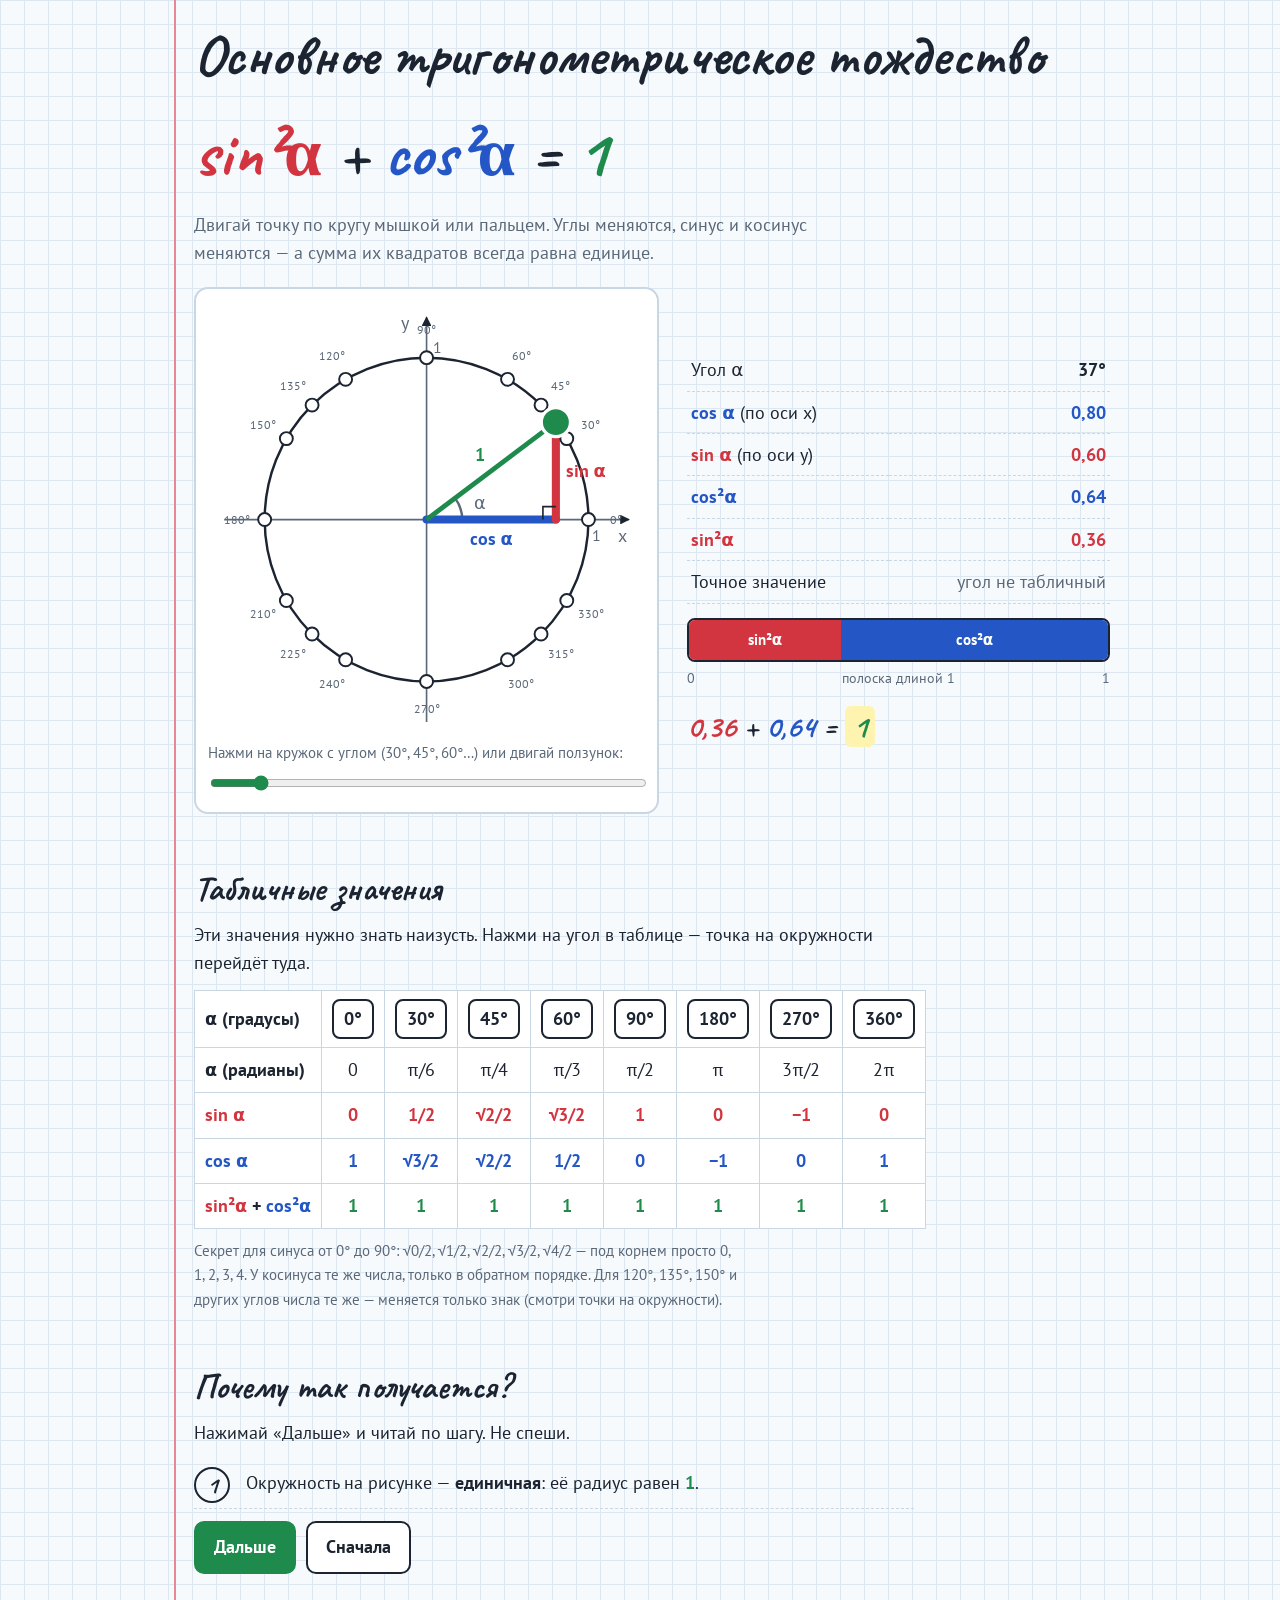
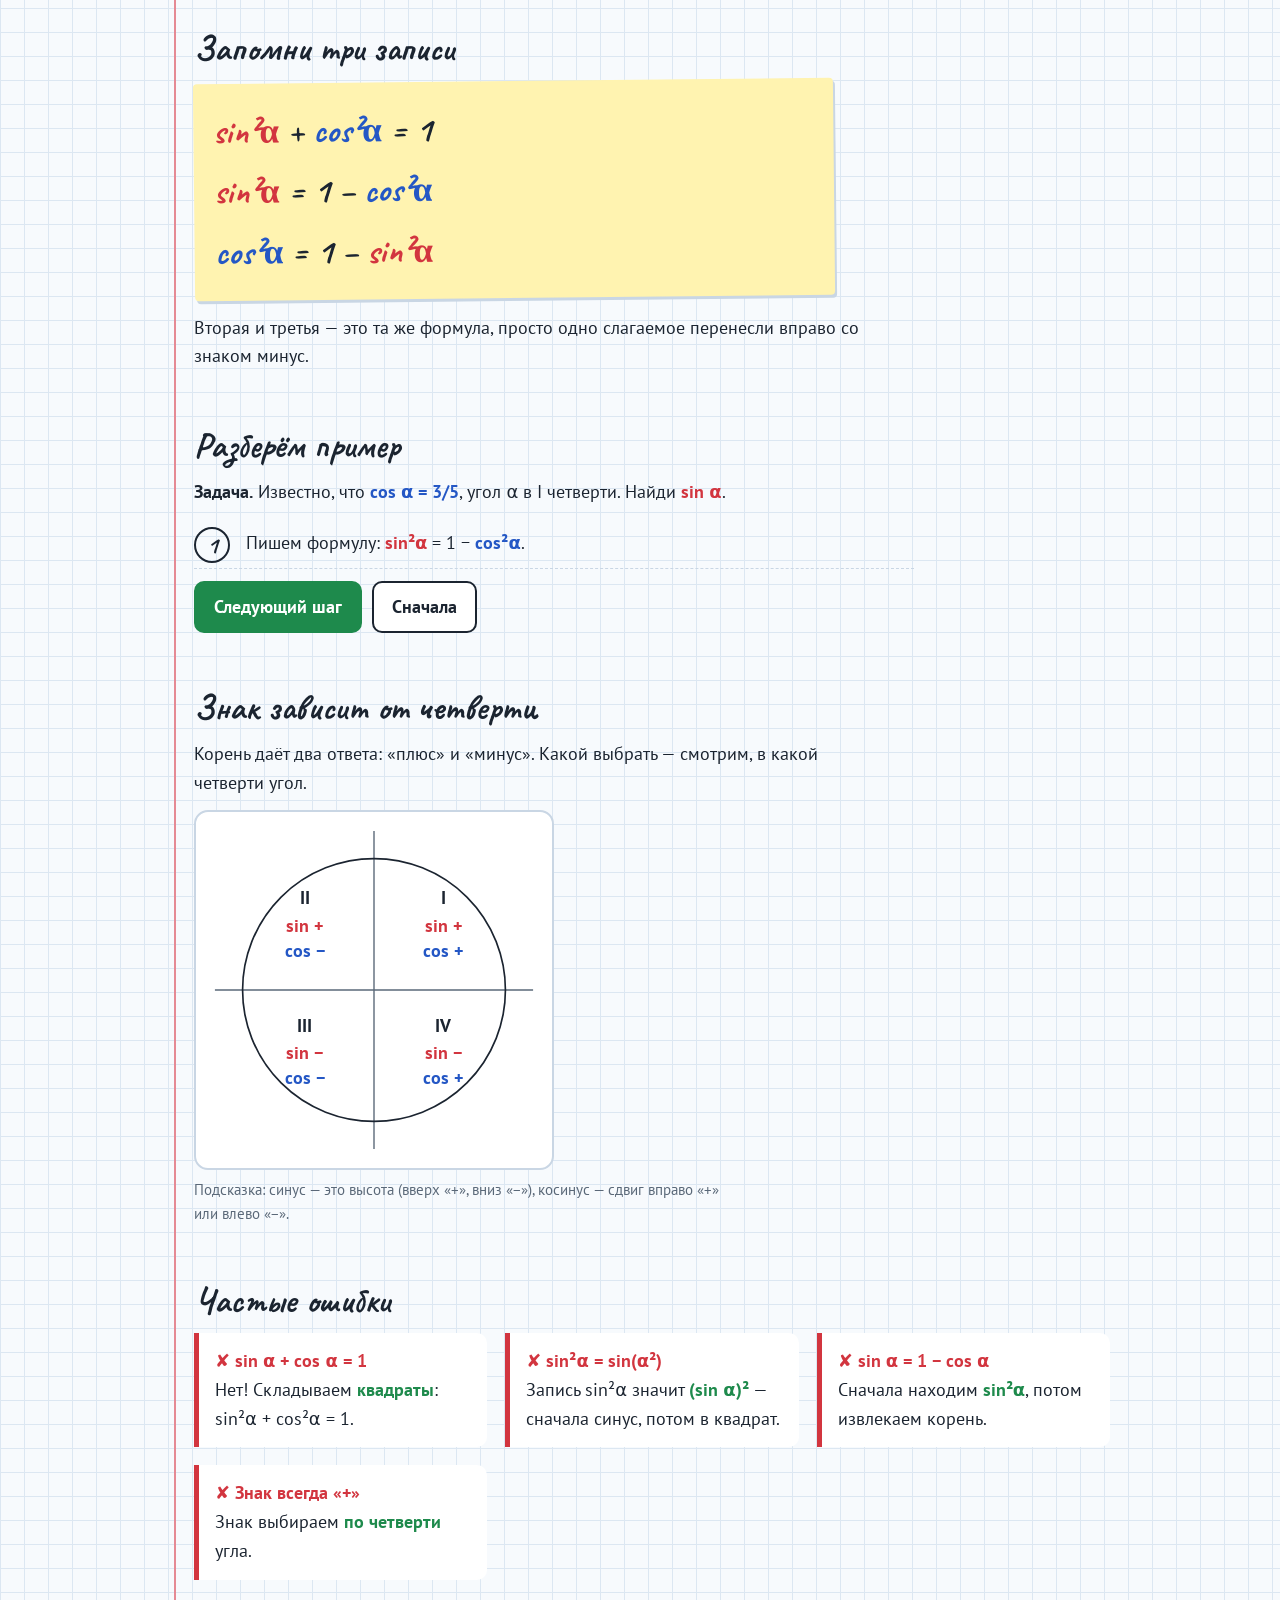
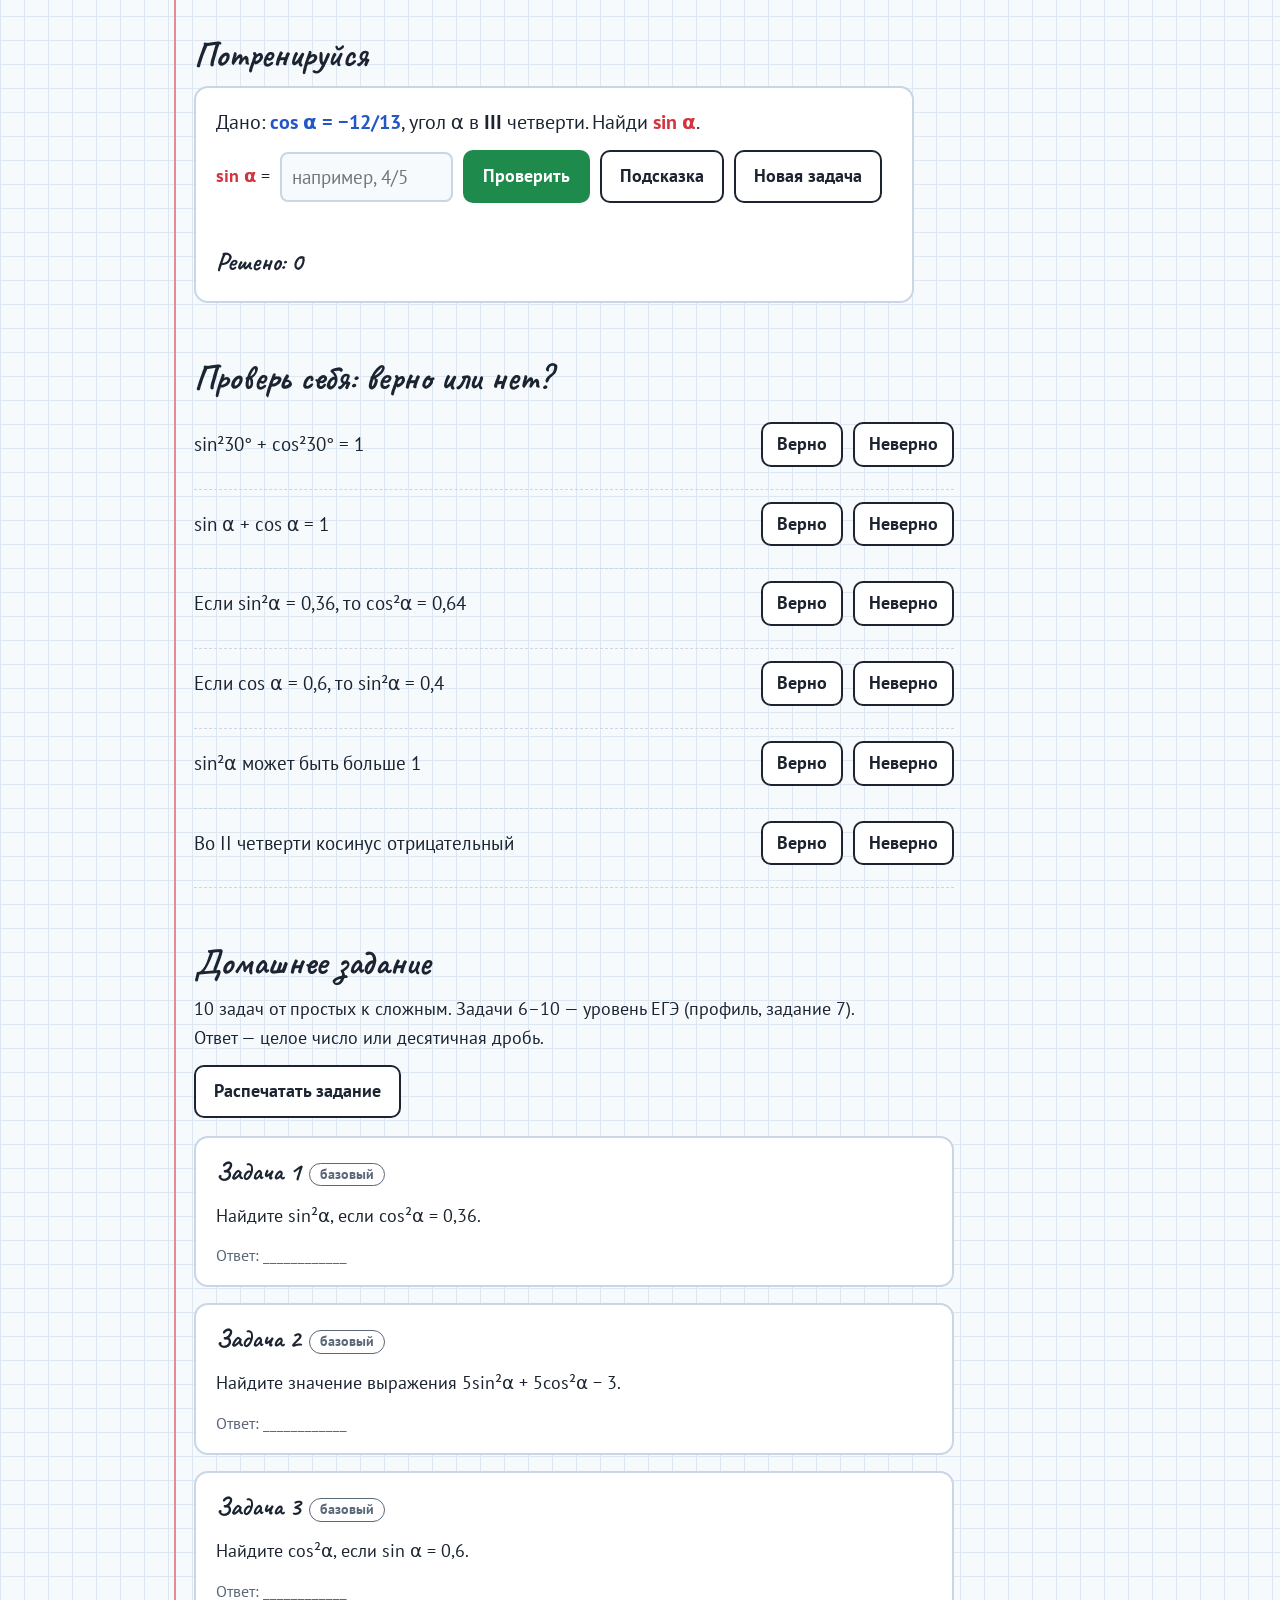
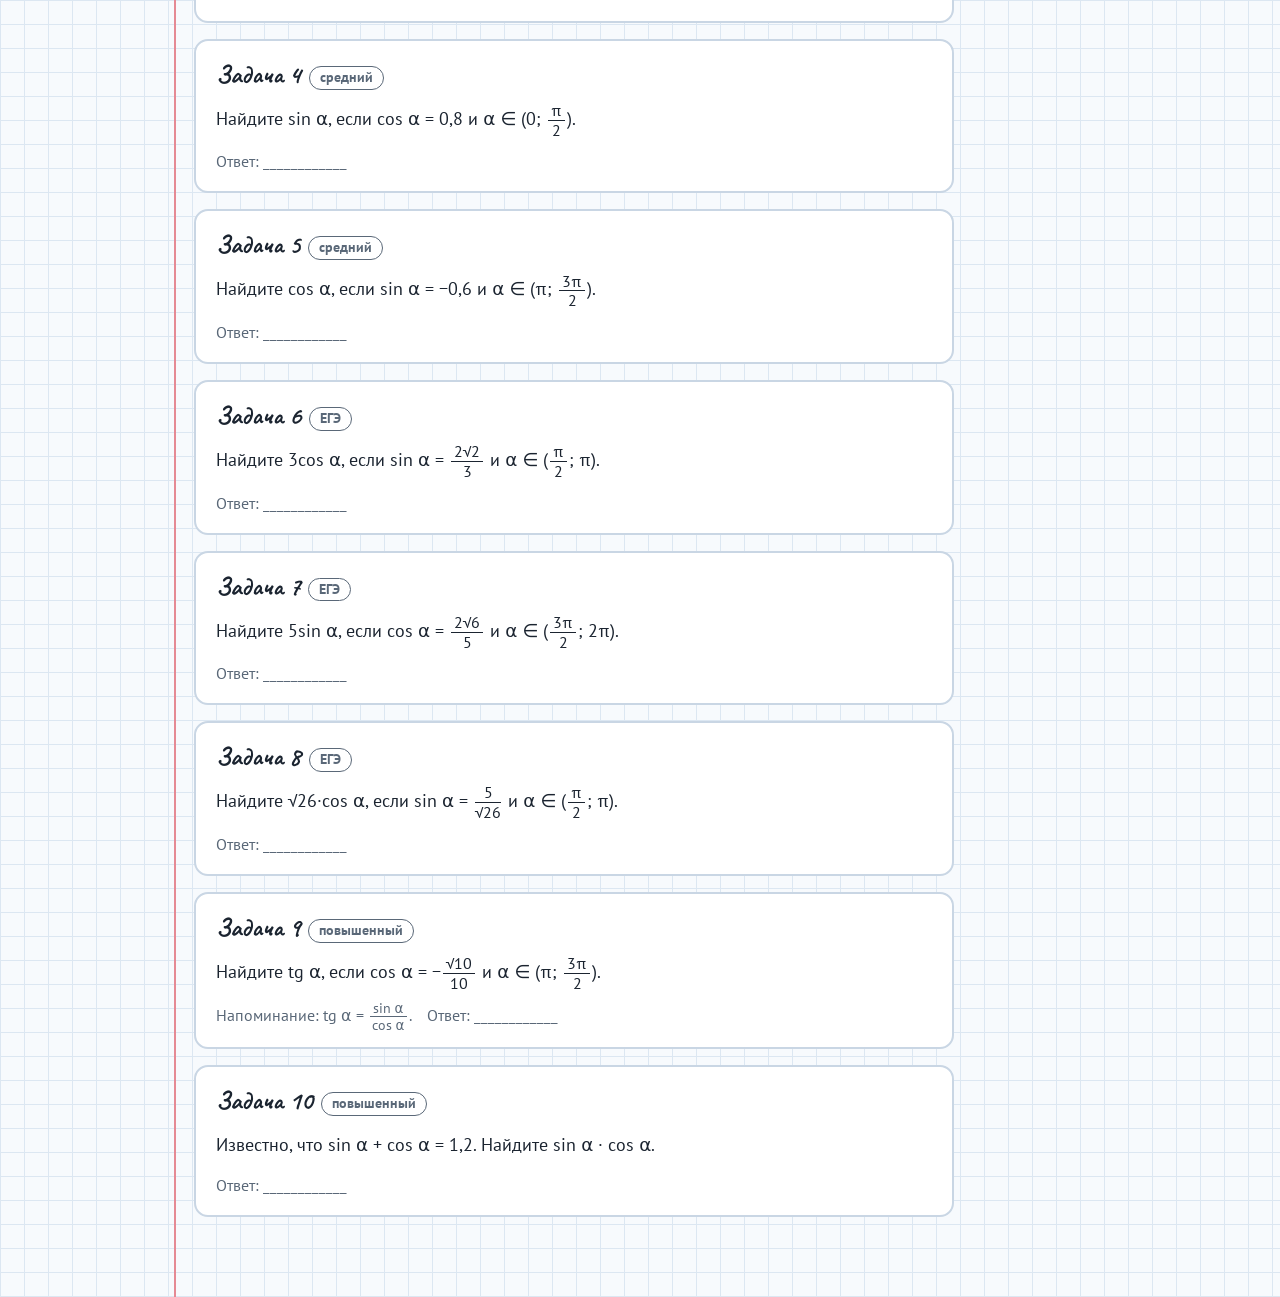
<file: pythagorean-trig-identity.html>
<!DOCTYPE html>
<html lang="ru">
<head>
<meta charset="UTF-8">
<meta name="viewport" content="width=device-width, initial-scale=1, viewport-fit=cover">
<title>Основное тригонометрическое тождество</title>
<link rel="preconnect" href="https://fonts.googleapis.com">
<link rel="preconnect" href="https://fonts.gstatic.com" crossorigin>
<link href="https://fonts.googleapis.com/css2?family=Caveat:wght@600;700&family=PT+Sans:wght@400;700&display=swap" rel="stylesheet">
<style>
:root{
  --paper:#F7FAFD; --grid:#DCE7F2; --ink:#1B2430; --muted:#5A6878;
  --cos:#2457C5; --sin:#D2353F; --one:#1E8A4C; --margin:#E58A94;
  --card:#FFFFFF; --line:#C9D6E4; --hl:#FFF3B0;
  box-sizing:border-box;
  padding-top:env(safe-area-inset-top,0px); padding-bottom:env(safe-area-inset-bottom,0px);
}
@media (prefers-color-scheme: dark){
  :root:not([data-theme="light"]){
    --paper:#17222C; --grid:#223241; --ink:#E8EEF4; --muted:#9AA9B8;
    --cos:#6E9BFF; --sin:#FF6F78; --one:#4CC384; --margin:#8A3E47;
    --card:#1E2B37; --line:#33475A; --hl:#4A4320;
  }
}
:root[data-theme="dark"]{
  --paper:#17222C; --grid:#223241; --ink:#E8EEF4; --muted:#9AA9B8;
  --cos:#6E9BFF; --sin:#FF6F78; --one:#4CC384; --margin:#8A3E47;
  --card:#1E2B37; --line:#33475A; --hl:#4A4320;
}
*,*::before,*::after{box-sizing:inherit}
html{scroll-padding-top:env(safe-area-inset-top,0px)}
body{
  margin:0; color:var(--ink); font:18px/1.6 "PT Sans",system-ui,sans-serif;
  background-color:var(--paper);
  background-image:linear-gradient(var(--grid) 1px,transparent 1px),linear-gradient(90deg,var(--grid) 1px,transparent 1px);
  background-size:24px 24px;
}
.page{max-width:980px;margin:0 auto;padding:24px 20px 64px 44px;position:relative}
.page::before{content:"";position:absolute;left:24px;top:0;bottom:0;width:2px;background:var(--margin)}
h1,h2{font-family:Caveat,"Comic Sans MS",cursive;font-weight:700;line-height:1.1;margin:0}
h1{font-size:clamp(2.4rem,6vw,3.6rem)}
h2{font-size:2.2rem;margin:56px 0 12px}
p{max-width:68ch;margin:0 0 12px}
.lead{color:var(--muted);font-size:1.1rem}
.c{color:var(--cos);font-weight:700}.s{color:var(--sin);font-weight:700}.o{color:var(--one);font-weight:700}
.formula{font-family:Caveat,cursive;font-size:clamp(2.6rem,8vw,4.2rem);font-weight:700;margin:12px 0 4px;white-space:nowrap}
.formula-wrap{overflow-x:auto}

/* hero lab */
.lab{display:grid;grid-template-columns:minmax(0,1.1fr) minmax(0,1fr);gap:28px;align-items:center;margin-top:20px}
.board{background:var(--card);border:2px solid var(--line);border-radius:14px;padding:12px}
svg{display:block;width:100%;height:auto;touch-action:none}
.readout{font-size:1.15rem}
.readout table{border-collapse:collapse;width:100%}
.readout td{padding:6px 4px;border-bottom:1px dashed var(--line)}
.readout td:last-child{text-align:right;font-variant-numeric:tabular-nums;font-weight:700}
.bar{display:flex;height:44px;border-radius:8px;overflow:hidden;border:2px solid var(--ink);margin:14px 0 4px}
.bar div{display:flex;align-items:center;justify-content:center;color:#fff;font-weight:700;font-size:.95rem;white-space:nowrap;overflow:hidden;transition:width .08s linear}
.bar .bc{background:var(--cos)} .bar .bs{background:var(--sin)}
.barlabel{display:flex;justify-content:space-between;color:var(--muted);font-size:.9rem}
.sum{margin-top:12px;font-family:Caveat,cursive;font-size:2rem;font-weight:700}
.sum .o{background:var(--hl);padding:0 8px;border-radius:6px}
input[type=range]{width:100%;accent-color:var(--one);margin-top:8px}
.hint{color:var(--muted);font-size:.95rem}

/* table of values */
.tblwrap{overflow-x:auto;max-width:100%;margin:8px 0 10px}
table.vals{border-collapse:collapse;background:var(--card);font-size:1.1rem;min-width:640px}
table.vals th,table.vals td{border:1.5px solid var(--line);padding:8px 10px;text-align:center;white-space:nowrap}
table.vals th{text-align:left;font-weight:700}
table.vals .degbtn{padding:4px 10px;border-radius:8px}
table.vals td.on{background:var(--hl)}
.tick{fill:var(--card);stroke:var(--ink);stroke-width:1.2;cursor:pointer}
.tick.on{fill:var(--one);stroke:var(--one)}

/* steps */
.steps{counter-reset:st;list-style:none;padding:0;margin:0;max-width:72ch}
.steps li{counter-increment:st;position:relative;padding:10px 0 10px 52px;border-bottom:1px dashed var(--line)}
.steps li::before{content:counter(st);position:absolute;left:0;top:8px;width:36px;height:36px;border-radius:50%;border:2px solid var(--ink);display:flex;align-items:center;justify-content:center;font-family:Caveat,cursive;font-size:1.5rem;font-weight:700}
.steps li.hidden{display:none}
.steps li.show{animation:pop .35s ease-out}
@keyframes pop{from{opacity:0;transform:translateY(6px)}to{opacity:1}}

.sticky{background:var(--hl);border-radius:4px;padding:16px 20px;max-width:640px;transform:rotate(-.6deg);box-shadow:2px 3px 0 var(--line)}
.sticky .formula{font-size:2.2rem;margin:4px 0}

button{font:inherit;font-weight:700;cursor:pointer;border-radius:10px;padding:10px 18px;border:2px solid var(--ink);background:var(--card);color:var(--ink)}
button.primary{background:var(--one);border-color:var(--one);color:#fff}
button:focus-visible,input:focus-visible{outline:3px solid var(--cos);outline-offset:2px}
.row{display:flex;flex-wrap:wrap;gap:10px;align-items:center;margin-top:12px}

/* mistakes */
.mist{display:grid;grid-template-columns:repeat(auto-fit,minmax(260px,1fr));gap:18px}
.mist div{background:var(--card);border-left:5px solid var(--sin);padding:14px 16px;border-radius:0 10px 10px 0}
.mist strike{color:var(--sin);text-decoration:none;font-weight:700}
.mist strike::before{content:"✘ "}

/* homework */
.hw{background:var(--card);border:2px solid var(--line);border-radius:14px;padding:14px 20px;margin-bottom:16px;break-inside:avoid;max-width:760px}
.hw h3{font-family:Caveat,cursive;font-size:1.6rem;margin:0 0 4px}
.hw p{margin:0;font-size:1.15rem;line-height:2}
.hw .ans{margin-top:6px;color:var(--muted);font-size:1rem}
.tag{display:inline-block;font-family:"PT Sans",sans-serif;font-size:.85rem;font-weight:700;border:1.5px solid var(--muted);color:var(--muted);border-radius:20px;padding:0 10px;margin-left:8px;vertical-align:middle}
.fr{display:inline-flex;flex-direction:column;vertical-align:middle;text-align:center;font-size:.85em;line-height:1.2;margin:0 2px}
.fr>span:first-child{border-bottom:1.5px solid currentColor;padding:0 3px}
@media print{
  body{background:#fff;color:#000}
  body.print-hw .page>*:not(#hwsec){display:none!important}
  body.print-hw .page::before,body.print-hw #hwsec button{display:none!important}
}
.mist b.ok{color:var(--one)}

/* practice */
.task{background:var(--card);border:2px solid var(--line);border-radius:14px;padding:18px 20px;max-width:720px}
.task .q{font-size:1.25rem}
.task input[type=text]{font:inherit;font-size:1.2rem;width:9em;padding:8px 10px;border:2px solid var(--line);border-radius:8px;background:var(--paper);color:var(--ink)}
.fb{min-height:1.6em;font-weight:700;margin-top:10px}
.fb.good{color:var(--one)}.fb.bad{color:var(--sin)}
.hints{margin:10px 0 0;padding-left:20px;color:var(--muted)}
.score{font-family:Caveat,cursive;font-size:1.6rem;font-weight:700}

/* quiz */
.quiz{list-style:none;padding:0;margin:0;max-width:760px}
.quiz li{display:flex;flex-wrap:wrap;gap:10px;align-items:center;justify-content:space-between;padding:12px 0;border-bottom:1px dashed var(--line)}
.quiz .st{font-size:1.2rem}
.quiz button{padding:6px 14px}
.quiz .res{width:100%;font-size:.95rem}
.quiz li.right .res{color:var(--one)} .quiz li.wrong .res{color:var(--sin)}

@media (max-width:760px){
  .lab{grid-template-columns:1fr}
  .page{padding-left:36px}
  .page::before{left:18px}
}
@media (prefers-reduced-motion:reduce){*{animation:none!important;transition:none!important}}
</style>
</head>
<body>
<main class="page">
  <h1>Основное тригонометрическое тождество</h1>
  <div class="formula-wrap"><div class="formula"><span class="s">sin²α</span> + <span class="c">cos²α</span> = <span class="o">1</span></div></div>
  <p class="lead">Двигай точку по кругу мышкой или пальцем. Углы меняются, синус и косинус меняются — а сумма их квадратов всегда равна единице.</p>

  <section class="lab" aria-label="Интерактивная единичная окружность">
    <div class="board">
      <svg id="circle" viewBox="-135 -135 270 270" role="img" aria-label="Единичная окружность с прямоугольным треугольником">
        <defs>
          <marker id="arr" viewBox="0 0 10 10" refX="9" refY="5" markerWidth="6" markerHeight="6" orient="auto-start-reverse"><path d="M0 0L10 5L0 10z" fill="currentColor"/></marker>
        </defs>
        <g stroke="var(--muted)" stroke-width="1" style="color:var(--muted)">
          <line x1="-125" y1="0" x2="125" y2="0" marker-end="url(#arr)"/>
          <line x1="0" y1="125" x2="0" y2="-125" marker-end="url(#arr)"/>
        </g>
        <text x="118" y="14" font-size="11" fill="var(--muted)">x</text>
        <text x="-16" y="-118" font-size="11" fill="var(--muted)">y</text>
        <circle r="100" fill="none" stroke="var(--ink)" stroke-width="1.5"/>
        <text x="102" y="13" font-size="10" fill="var(--muted)">1</text>
        <text x="4" y="-103" font-size="10" fill="var(--muted)">1</text>
        <path id="arc" fill="none" stroke="var(--muted)" stroke-width="1.5"/>
        <text id="alab" font-size="11" fill="var(--muted)">α</text>
        <line id="cosL" stroke="var(--cos)" stroke-width="5" stroke-linecap="round"/>
        <line id="sinL" stroke="var(--sin)" stroke-width="5" stroke-linecap="round"/>
        <line id="hyp" stroke="var(--one)" stroke-width="3"/>
        <path id="rightA" fill="none" stroke="var(--ink)" stroke-width="1"/>
        <text id="cosT" font-size="11" font-weight="700" fill="var(--cos)" text-anchor="middle">cos α</text>
        <text id="sinT" font-size="11" font-weight="700" fill="var(--sin)">sin α</text>
        <text id="oneT" font-size="11" font-weight="700" fill="var(--one)">1</text>
        <g id="ticks"></g>
        <circle id="dot" r="9" fill="var(--one)" stroke="#fff" stroke-width="2" style="cursor:grab"/>
      </svg>
      <label class="hint" for="ang">Нажми на кружок с углом (30°, 45°, 60°…) или двигай ползунок:</label>
      <input id="ang" type="range" min="0" max="360" value="37" step="1">
    </div>

    <div class="readout" aria-live="polite">
      <table>
        <tr><td>Угол α</td><td id="vA">37°</td></tr>
        <tr><td><span class="c">cos α</span> (по оси x)</td><td id="vC" class="c"></td></tr>
        <tr><td><span class="s">sin α</span> (по оси y)</td><td id="vS" class="s"></td></tr>
        <tr><td><span class="c">cos²α</span></td><td id="vC2" class="c"></td></tr>
        <tr><td><span class="s">sin²α</span></td><td id="vS2" class="s"></td></tr>
        <tr><td>Точное значение</td><td id="vEx"></td></tr>
      </table>
      <div class="bar" aria-hidden="true"><div class="bs" id="bS"></div><div class="bc" id="bC"></div></div>
      <div class="barlabel"><span>0</span><span>полоска длиной 1</span><span>1</span></div>
      <div class="sum"><span class="s" id="sS"></span> + <span class="c" id="sC"></span> = <span class="o">1</span></div>
    </div>
  </section>

  <h2>Табличные значения</h2>
  <p>Эти значения нужно знать наизусть. Нажми на угол в таблице — точка на окружности перейдёт туда.</p>
  <div class="tblwrap"><table class="vals" id="vals"></table></div>
  <p class="hint">Секрет для синуса от 0° до 90°: √0/2, √1/2, √2/2, √3/2, √4/2 — под корнем просто 0, 1, 2, 3, 4. У косинуса те же числа, только в обратном порядке. Для 120°, 135°, 150° и других углов числа те же — меняется только знак (смотри точки на окружности).</p>

  <h2>Почему так получается?</h2>
  <p>Нажимай «Дальше» и читай по шагу. Не спеши.</p>
  <ol class="steps" id="why">
    <li>Окружность на рисунке — <b>единичная</b>: её радиус равен <span class="o">1</span>.</li>
    <li class="hidden">Точка на окружности имеет координаты (<span class="c">cos α</span>; <span class="s">sin α</span>). Это и есть определение синуса и косинуса.</li>
    <li class="hidden">Из точки опускаем перпендикуляр на ось x. Получается <b>прямоугольный треугольник</b>.</li>
    <li class="hidden">Его катеты: <span class="c">cos α</span> и <span class="s">sin α</span>. Гипотенуза — радиус, то есть <span class="o">1</span>.</li>
    <li class="hidden">Теорема Пифагора: катет² + катет² = гипотенуза².</li>
    <li class="hidden">Подставляем: <span class="c">cos²α</span> + <span class="s">sin²α</span> = <span class="o">1²</span> = <span class="o">1</span>. Готово!</li>
  </ol>
  <div class="row"><button class="primary" id="whyNext">Дальше</button><button id="whyReset">Сначала</button></div>

  <h2>Запомни три записи</h2>
  <div class="sticky">
    <div class="formula"><span class="s">sin²α</span> + <span class="c">cos²α</span> = 1</div>
    <div class="formula"><span class="s">sin²α</span> = 1 − <span class="c">cos²α</span></div>
    <div class="formula"><span class="c">cos²α</span> = 1 − <span class="s">sin²α</span></div>
  </div>
  <p style="margin-top:16px">Вторая и третья — это та же формула, просто одно слагаемое перенесли вправо со знаком минус.</p>

  <h2>Разберём пример</h2>
  <p class="q"><b>Задача.</b> Известно, что <span class="c">cos α = 3/5</span>, угол α в I четверти. Найди <span class="s">sin α</span>.</p>
  <ol class="steps" id="ex">
    <li>Пишем формулу: <span class="s">sin²α</span> = 1 − <span class="c">cos²α</span>.</li>
    <li class="hidden">Возводим косинус в квадрат: (3/5)² = 9/25.</li>
    <li class="hidden">Вычитаем: 1 − 9/25 = 25/25 − 9/25 = <b>16/25</b>. Значит, <span class="s">sin²α</span> = 16/25.</li>
    <li class="hidden">Извлекаем корень: √(16/25) = <b>4/5</b>.</li>
    <li class="hidden">Выбираем знак. В I четверти синус положительный, поэтому <span class="s">sin α = 4/5</span>.</li>
  </ol>
  <div class="row"><button class="primary" id="exNext">Следующий шаг</button><button id="exReset">Сначала</button></div>

  <h2>Знак зависит от четверти</h2>
  <p>Корень даёт два ответа: «плюс» и «минус». Какой выбрать — смотрим, в какой четверти угол.</p>
  <div class="board" style="max-width:360px">
    <svg viewBox="-120 -120 240 240" role="img" aria-label="Знаки синуса и косинуса по четвертям">
      <line x1="-115" y1="0" x2="115" y2="0" stroke="var(--muted)"/><line x1="0" y1="-115" x2="0" y2="115" stroke="var(--muted)"/>
      <circle r="95" fill="none" stroke="var(--ink)" stroke-width="1.2"/>
      <g font-size="13" font-weight="700" text-anchor="middle">
        <text x="50" y="-62" fill="var(--ink)">I</text><text x="50" y="-42" fill="var(--sin)">sin +</text><text x="50" y="-24" fill="var(--cos)">cos +</text>
        <text x="-50" y="-62" fill="var(--ink)">II</text><text x="-50" y="-42" fill="var(--sin)">sin +</text><text x="-50" y="-24" fill="var(--cos)">cos −</text>
        <text x="-50" y="30" fill="var(--ink)">III</text><text x="-50" y="50" fill="var(--sin)">sin −</text><text x="-50" y="68" fill="var(--cos)">cos −</text>
        <text x="50" y="30" fill="var(--ink)">IV</text><text x="50" y="50" fill="var(--sin)">sin −</text><text x="50" y="68" fill="var(--cos)">cos +</text>
      </g>
    </svg>
  </div>
  <p class="hint" style="margin-top:8px">Подсказка: синус — это высота (вверх «+», вниз «−»), косинус — сдвиг вправо «+» или влево «−».</p>

  <h2>Частые ошибки</h2>
  <div class="mist">
    <div><strike>sin α + cos α = 1</strike><br>Нет! Складываем <b class="ok">квадраты</b>: sin²α + cos²α = 1.</div>
    <div><strike>sin²α = sin(α²)</strike><br>Запись sin²α значит <b class="ok">(sin α)²</b> — сначала синус, потом в квадрат.</div>
    <div><strike>sin α = 1 − cos α</strike><br>Сначала находим <b class="ok">sin²α</b>, потом извлекаем корень.</div>
    <div><strike>Знак всегда «+»</strike><br>Знак выбираем <b class="ok">по четверти</b> угла.</div>
  </div>

  <h2>Потренируйся</h2>
  <div class="task" id="task">
    <p class="q" id="tq"></p>
    <div class="row">
      <label for="tans"><span id="tlbl"></span> =</label>
      <input type="text" id="tans" inputmode="text" placeholder="например, 4/5" autocomplete="off">
      <button class="primary" id="tcheck">Проверить</button>
      <button id="thint">Подсказка</button>
      <button id="tnew">Новая задача</button>
    </div>
    <ul class="hints" id="th"></ul>
    <div class="fb" id="tfb" aria-live="polite"></div>
    <div class="score" id="tscore">Решено: 0</div>
  </div>

  <h2>Проверь себя: верно или нет?</h2>
  <ul class="quiz" id="quiz"></ul>
  <p class="score" id="qscore" style="margin-top:12px"></p>

  <section id="hwsec">
    <h2>Домашнее задание</h2>
    <p>10 задач от простых к сложным. Задачи 6–10 — уровень ЕГЭ (профиль, задание 7). Ответ — целое число или десятичная дробь.</p>
    <div class="row" style="margin-bottom:18px"><button id="printHw">Распечатать задание</button></div>

    <div class="hw"><h3>Задача 1<span class="tag">базовый</span></h3>
      <p>Найдите sin²α, если cos²α = 0,36.</p><p class="ans">Ответ: ____________</p></div>

    <div class="hw"><h3>Задача 2<span class="tag">базовый</span></h3>
      <p>Найдите значение выражения 5sin²α + 5cos²α − 3.</p><p class="ans">Ответ: ____________</p></div>

    <div class="hw"><h3>Задача 3<span class="tag">базовый</span></h3>
      <p>Найдите cos²α, если sin α = 0,6.</p><p class="ans">Ответ: ____________</p></div>

    <div class="hw"><h3>Задача 4<span class="tag">средний</span></h3>
      <p>Найдите sin α, если cos α = 0,8 и α ∈ (0; <span class="fr"><span>π</span><span>2</span></span>).</p><p class="ans">Ответ: ____________</p></div>

    <div class="hw"><h3>Задача 5<span class="tag">средний</span></h3>
      <p>Найдите cos α, если sin α = −0,6 и α ∈ (π; <span class="fr"><span>3π</span><span>2</span></span>).</p><p class="ans">Ответ: ____________</p></div>

    <div class="hw"><h3>Задача 6<span class="tag">ЕГЭ</span></h3>
      <p>Найдите 3cos α, если sin α = <span class="fr"><span>2√2</span><span>3</span></span> и α ∈ (<span class="fr"><span>π</span><span>2</span></span>; π).</p><p class="ans">Ответ: ____________</p></div>

    <div class="hw"><h3>Задача 7<span class="tag">ЕГЭ</span></h3>
      <p>Найдите 5sin α, если cos α = <span class="fr"><span>2√6</span><span>5</span></span> и α ∈ (<span class="fr"><span>3π</span><span>2</span></span>; 2π).</p><p class="ans">Ответ: ____________</p></div>

    <div class="hw"><h3>Задача 8<span class="tag">ЕГЭ</span></h3>
      <p>Найдите √26·cos α, если sin α = <span class="fr"><span>5</span><span>√26</span></span> и α ∈ (<span class="fr"><span>π</span><span>2</span></span>; π).</p><p class="ans">Ответ: ____________</p></div>

    <div class="hw"><h3>Задача 9<span class="tag">повышенный</span></h3>
      <p>Найдите tg α, если cos α = −<span class="fr"><span>√10</span><span>10</span></span> и α ∈ (π; <span class="fr"><span>3π</span><span>2</span></span>).</p>
      <p class="ans">Напоминание: tg α = <span class="fr"><span>sin α</span><span>cos α</span></span>. Ответ: ____________</p></div>

    <div class="hw"><h3>Задача 10<span class="tag">повышенный</span></h3>
      <p>Известно, что sin α + cos α = 1,2. Найдите sin α · cos α.</p><p class="ans">Ответ: ____________</p></div>
  </section>
</main>

<script>
(function(){
  // ---------- unit circle ----------
  const R=100, $=id=>document.getElementById(id);
  const svg=$('circle'), slider=$('ang');
  const f=v=>(Math.abs(v)<0.0005?0:v).toFixed(2).replace('.',',').replace('-','−');
  const r3='√3/2', r2='√2/2';
  const EX={0:['0','1','0'],30:['1/2',r3,'π/6'],45:[r2,r2,'π/4'],60:[r3,'1/2','π/3'],90:['1','0','π/2'],
    120:[r3,'−1/2','2π/3'],135:[r2,'−'+r2,'3π/4'],150:['1/2','−'+r3,'5π/6'],180:['0','−1','π'],
    210:['−1/2','−'+r3,'7π/6'],225:['−'+r2,'−'+r2,'5π/4'],240:['−'+r3,'−1/2','4π/3'],270:['−1','0','3π/2'],
    300:['−'+r3,'1/2','5π/3'],315:['−'+r2,r2,'7π/4'],330:['−1/2',r3,'11π/6'],360:['0','1','2π']};
  const STD=Object.keys(EX).map(Number);
  const tg=$('ticks'), NS='http://www.w3.org/2000/svg';
  STD.filter(d=>d<360).forEach(d=>{
    const a=d*Math.PI/180;
    const c=document.createElementNS(NS,'circle');
    c.setAttribute('cx',R*Math.cos(a));c.setAttribute('cy',-R*Math.sin(a));c.setAttribute('r',4);
    c.setAttribute('class','tick');c.dataset.deg=d;tg.appendChild(c);
    const t=document.createElementNS(NS,'text');
    t.setAttribute('x',117*Math.cos(a));t.setAttribute('y',-117*Math.sin(a)+2.5);
    t.setAttribute('font-size','7.5');t.setAttribute('text-anchor','middle');t.setAttribute('fill','var(--muted)');
    t.style.cursor='pointer';t.textContent=d+'°';tg.appendChild(t);
  });
  function draw(deg){
    const a=deg*Math.PI/180, c=Math.cos(a), s=Math.sin(a);
    const x=R*c, y=-R*s;
    $('dot').setAttribute('cx',x);$('dot').setAttribute('cy',y);
    const set=(el,o)=>{for(const k in o)$(el).setAttribute(k,o[k])};
    set('cosL',{x1:0,y1:0,x2:x,y2:0});
    set('sinL',{x1:x,y1:0,x2:x,y2:y});
    set('hyp',{x1:0,y1:0,x2:x,y2:y});
    const sx=c>=0?-8:8, sy=s>=0?-8:8;
    $('rightA').setAttribute('d',(Math.abs(c)>0.12&&Math.abs(s)>0.12)?`M${x+sx} 0 L${x+sx} ${sy} L${x} ${sy}`:'');
    set('cosT',{x:x/2,y:s>=0?16:-8});
    set('sinT',{x:x+(c>=0?6:-34),y:y/2+4});
    set('oneT',{x:x/2+(s>=0?-10:6)*(c>=0?1:-1),y:y/2-6});
    const r=22, large=deg>180?1:0, ex=r*c, ey=-r*s;
    $('arc').setAttribute('d',deg<1?'':deg>359?`M${r} 0 A${r} ${r} 0 1 0 ${-r} 0 A${r} ${r} 0 1 0 ${r} 0`:`M${r} 0 A${r} ${r} 0 ${large} 0 ${ex} ${ey}`);
    const ha=a/2; set('alab',{x:34*Math.cos(ha)-3,y:-34*Math.sin(ha)+4});
    $('vA').textContent=Math.round(deg)+'°';
    $('vC').textContent=f(c);$('vS').textContent=f(s);
    $('vC2').textContent=f(c*c);$('vS2').textContent=f(s*s);
    $('sS').textContent=f(s*s);$('sC').textContent=f(c*c);
    $('bS').style.width=(s*s*100)+'%';$('bC').style.width=(c*c*100)+'%';
    $('bS').textContent=s*s>0.15?'sin²α':'';$('bC').textContent=c*c>0.15?'cos²α':'';
    const e=EX[deg];
    $('vEx').innerHTML=e?`<span class="s">sin = ${e[0]}</span><br><span class="c">cos = ${e[1]}</span>`:'<span style="font-weight:400;color:var(--muted)">угол не табличный</span>';
    tg.querySelectorAll('.tick').forEach(t=>t.classList.toggle('on',+t.dataset.deg===deg%360));
    document.querySelectorAll('#vals td[data-deg]').forEach(el=>el.classList.toggle('on',+el.dataset.deg===deg));
  }
  slider.addEventListener('input',()=>draw(+slider.value));
  let drag=false;
  function fromEvent(e){
    const pt=svg.createSVGPoint();pt.x=e.clientX;pt.y=e.clientY;
    const p=pt.matrixTransform(svg.getScreenCTM().inverse());
    let d=Math.atan2(-p.y,p.x)*180/Math.PI; if(d<0)d+=360;
    const sn=STD.find(k=>Math.abs(k-d)<=4); if(sn!==undefined)d=sn;
    slider.value=Math.round(d); draw(Math.round(d));
  }
  svg.addEventListener('pointerdown',e=>{drag=true;svg.setPointerCapture(e.pointerId);fromEvent(e)});
  svg.addEventListener('pointermove',e=>{if(drag)fromEvent(e)});
  svg.addEventListener('pointerup',()=>drag=false);
  svg.addEventListener('pointercancel',()=>drag=false);
  draw(37);

  // ---------- table of values ----------
  const TA=[0,30,45,60,90,180,270,360], vt=$('vals');
  const reduce=matchMedia('(prefers-reduced-motion: reduce)').matches;
  const row=(h,fn)=>`<tr><th scope="row">${h}</th>${TA.map(fn).join('')}</tr>`;
  vt.innerHTML=
    row('α (градусы)',d=>`<td data-deg="${d}"><button class="degbtn" data-go="${d}">${d}°</button></td>`)+
    row('α (радианы)',d=>`<td data-deg="${d}">${EX[d][2]}</td>`)+
    row('<span class="s">sin α</span>',d=>`<td data-deg="${d}" class="s">${EX[d][0]}</td>`)+
    row('<span class="c">cos α</span>',d=>`<td data-deg="${d}" class="c">${EX[d][1]}</td>`)+
    row('<span class="s">sin²α</span> + <span class="c">cos²α</span>',d=>`<td data-deg="${d}" class="o">1</td>`);
  vt.addEventListener('click',e=>{
    const b=e.target.closest('[data-go]'); if(!b)return;
    slider.value=b.dataset.go; draw(+b.dataset.go);
    svg.scrollIntoView({behavior:reduce?'auto':'smooth',block:'center'});
  });

  // ---------- step reveals ----------
  function stepper(listId,nextId,resetId){
    const items=[...document.querySelectorAll('#'+listId+' li')], next=$(nextId);
    let i=0;
    next.onclick=()=>{ if(i<items.length-1){i++;items[i].classList.remove('hidden');items[i].classList.add('show');}
      if(i===items.length-1)next.disabled=true; };
    $(resetId).onclick=()=>{i=0;items.forEach((li,k)=>{li.classList.toggle('hidden',k>0);li.classList.remove('show')});next.disabled=false;};
  }
  stepper('why','whyNext','whyReset'); stepper('ex','exNext','exReset');

  // ---------- practice ----------
  const triples=[[3,4,5],[5,12,13],[8,15,17],[7,24,25],[20,21,29],[9,40,41]];
  const Q=['I','II','III','IV'], sgnSin=[1,1,-1,-1], sgnCos=[1,-1,-1,1];
  let T=null, solved=0, hintN=0;
  const frac=(n,d)=>(n<0?'−':'')+Math.abs(n)+'/'+d;
  function newTask(){
    const [a,b,c]=triples[Math.floor(Math.random()*triples.length)];
    const q=Math.floor(Math.random()*4), giveCos=Math.random()<.5;
    const swap=Math.random()<.5, g=swap?b:a, other=swap?a:b;
    const gs=giveCos?sgnCos[q]:sgnSin[q], os=giveCos?sgnSin[q]:sgnCos[q];
    T={c,g:gs*g,ans:os*other,giveCos,q};
    const gn=giveCos?'cos α':'sin α', fn=giveCos?'sin α':'cos α';
    $('tq').innerHTML=`Дано: <span class="${giveCos?'c':'s'}">${gn} = ${frac(T.g,c)}</span>, угол α в <b>${Q[q]}</b> четверти. Найди <span class="${giveCos?'s':'c'}">${fn}</span>.`;
    $('tlbl').innerHTML=`<span class="${giveCos?'s':'c'}">${fn}</span>`;
    $('tans').value='';$('tfb').textContent='';$('tfb').className='fb';$('th').innerHTML='';hintN=0;
  }
  function hints(){
    const {c,g,ans,giveCos,q}=T, fn=giveCos?'sin':'cos', gn=giveCos?'cos':'sin';
    return [
      `Формула: ${fn}²α = 1 − ${gn}²α.`,
      `${gn}²α = (${frac(Math.abs(g),c)})² = ${g*g}/${c*c}.`,
      `${fn}²α = ${c*c}/${c*c} − ${g*g}/${c*c} = ${ans*ans}/${c*c}. Корень: ${Math.abs(ans)}/${c}.`,
      `В ${Q[q]} четверти ${fn} ${ans>0?'положительный «+»':'отрицательный «−»'}.`
    ];
  }
  function parse(s){
    s=s.trim().replace(/−|–/g,'-').replace(',','.').replace(/\s/g,'');
    if(!s)return NaN;
    if(s.includes('/')){const [n,d]=s.split('/');return parseFloat(n)/parseFloat(d);}
    return parseFloat(s);
  }
  $('tcheck').onclick=()=>{
    const v=parse($('tans').value), fb=$('tfb'), right=T.ans/T.c;
    if(isNaN(v)){fb.textContent='Впиши ответ дробью, например 4/5 или −12/13.';fb.className='fb bad';return;}
    if(Math.abs(v-right)<0.005){solved++;$('tscore').textContent='Решено: '+solved;fb.textContent='Верно! Молодец 🎉';fb.className='fb good';}
    else if(Math.abs(v+right)<0.005){fb.textContent='Число верное, а знак — нет. Посмотри, в какой четверти угол.';fb.className='fb bad';}
    else{fb.textContent='Пока не так. Нажми «Подсказка».';fb.className='fb bad';}
  };
  $('tans').addEventListener('keydown',e=>{if(e.key==='Enter')$('tcheck').click()});
  $('thint').onclick=()=>{const h=hints();if(hintN<h.length){const li=document.createElement('li');li.textContent=h[hintN++];$('th').appendChild(li);}};
  $('tnew').onclick=newTask;
  newTask();

  // ---------- quiz ----------
  const items=[
    ['sin²30° + cos²30° = 1',true,'Верно — тождество работает для любого угла.'],
    ['sin α + cos α = 1',false,'Неверно: складываются квадраты, а не сами синус и косинус.'],
    ['Если sin²α = 0,36, то cos²α = 0,64',true,'Верно: 1 − 0,36 = 0,64.'],
    ['Если cos α = 0,6, то sin²α = 0,4',false,'Неверно: сначала в квадрат: 0,6² = 0,36, тогда sin²α = 0,64.'],
    ['sin²α может быть больше 1',false,'Неверно: sin²α + cos²α = 1, а cos²α не меньше 0.'],
    ['Во II четверти косинус отрицательный',true,'Верно: точка находится слева от оси y.']
  ];
  let qs=0, qa=0; const ql=$('quiz');
  items.forEach(([t,ok,ex])=>{
    const li=document.createElement('li');
    li.innerHTML=`<span class="st">${t}</span><span class="row" style="margin:0"><button>Верно</button><button>Неверно</button></span><span class="res"></span>`;
    const [by,bn]=li.querySelectorAll('button');
    const ans=v=>{by.disabled=bn.disabled=true;qa++;const good=v===ok;if(good)qs++;
      li.classList.add(good?'right':'wrong');li.querySelector('.res').textContent=(good?'✔ ':'✘ ')+ex;
      $('qscore').textContent=`Правильных ответов: ${qs} из ${qa}`+(qa===items.length?(qs===items.length?' — отлично!':' — попробуй ещё раз позже.'):'');};
    by.onclick=()=>ans(true);bn.onclick=()=>ans(false);
    ql.appendChild(li);
  });
  document.getElementById('printHw').onclick=()=>{document.body.classList.add('print-hw');window.print();};
  window.addEventListener('afterprint',()=>document.body.classList.remove('print-hw'));
})();
</script>
</body>
</html>
</file>
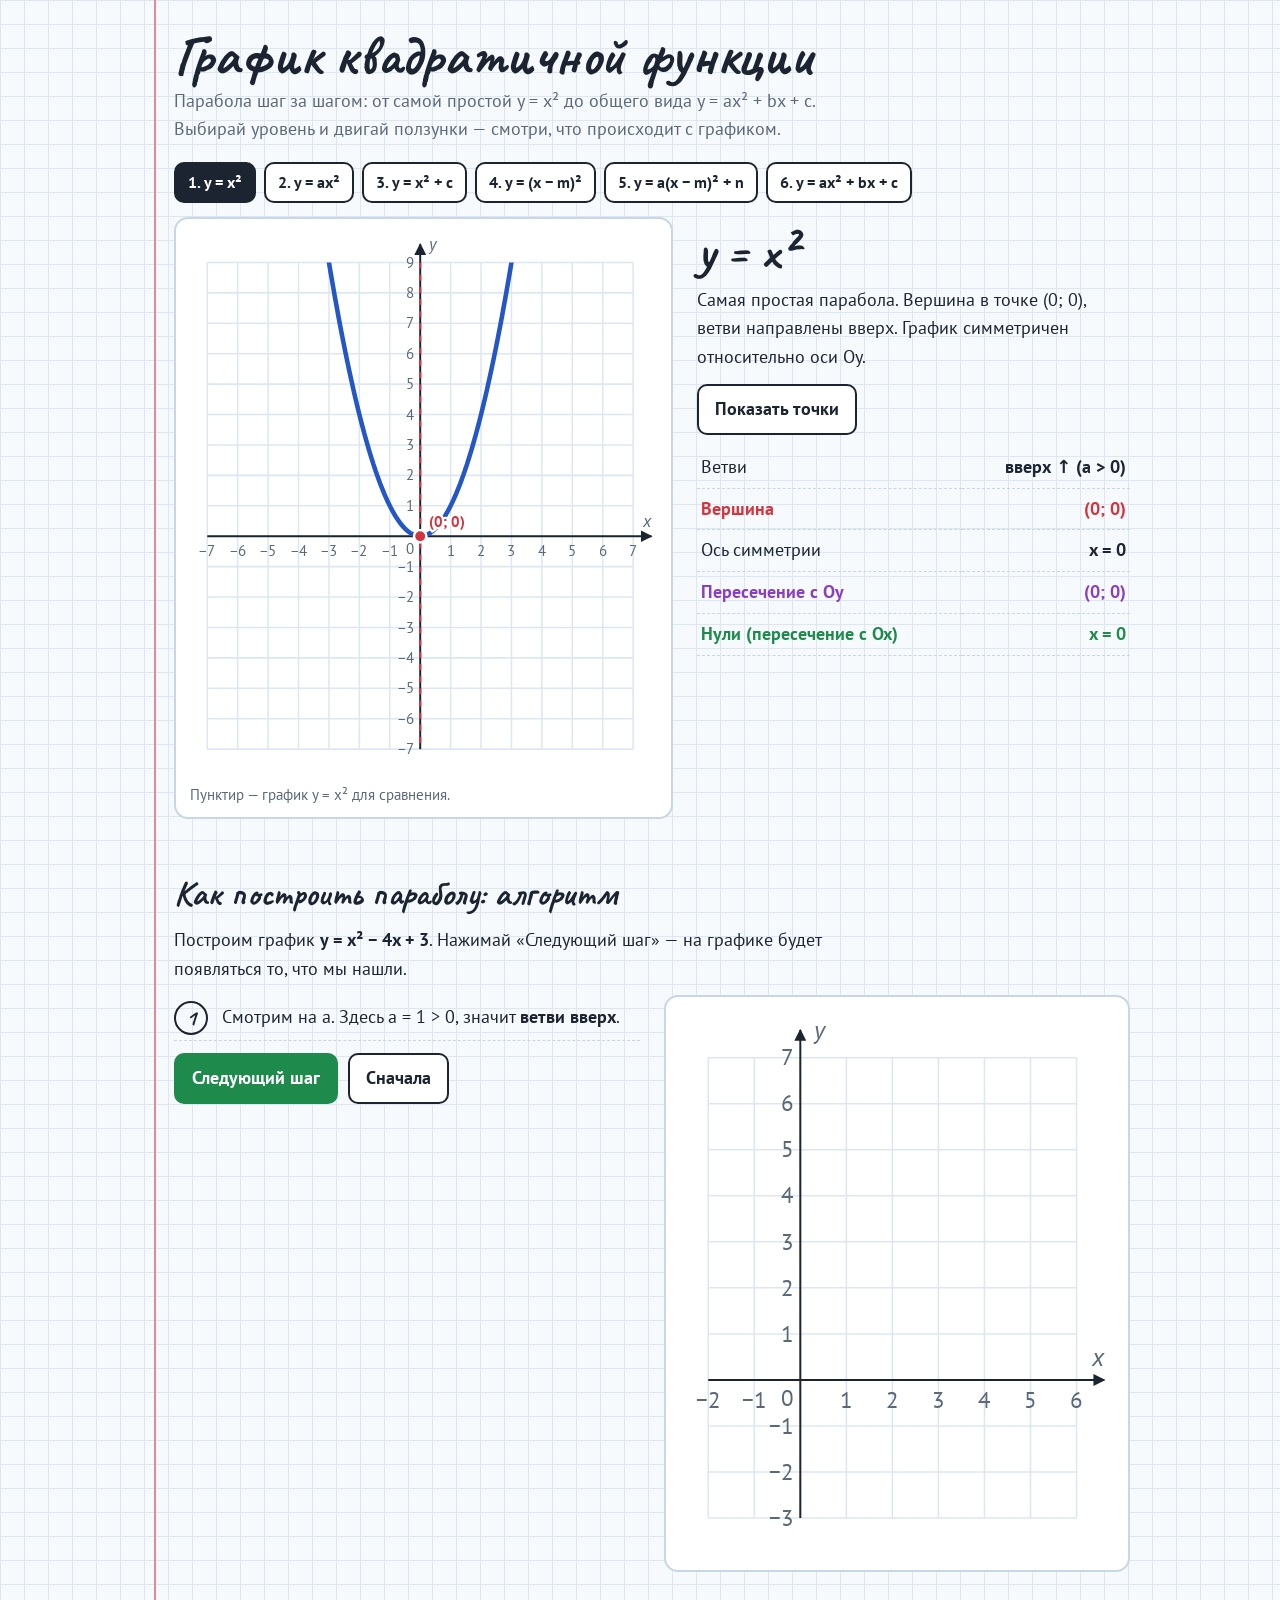
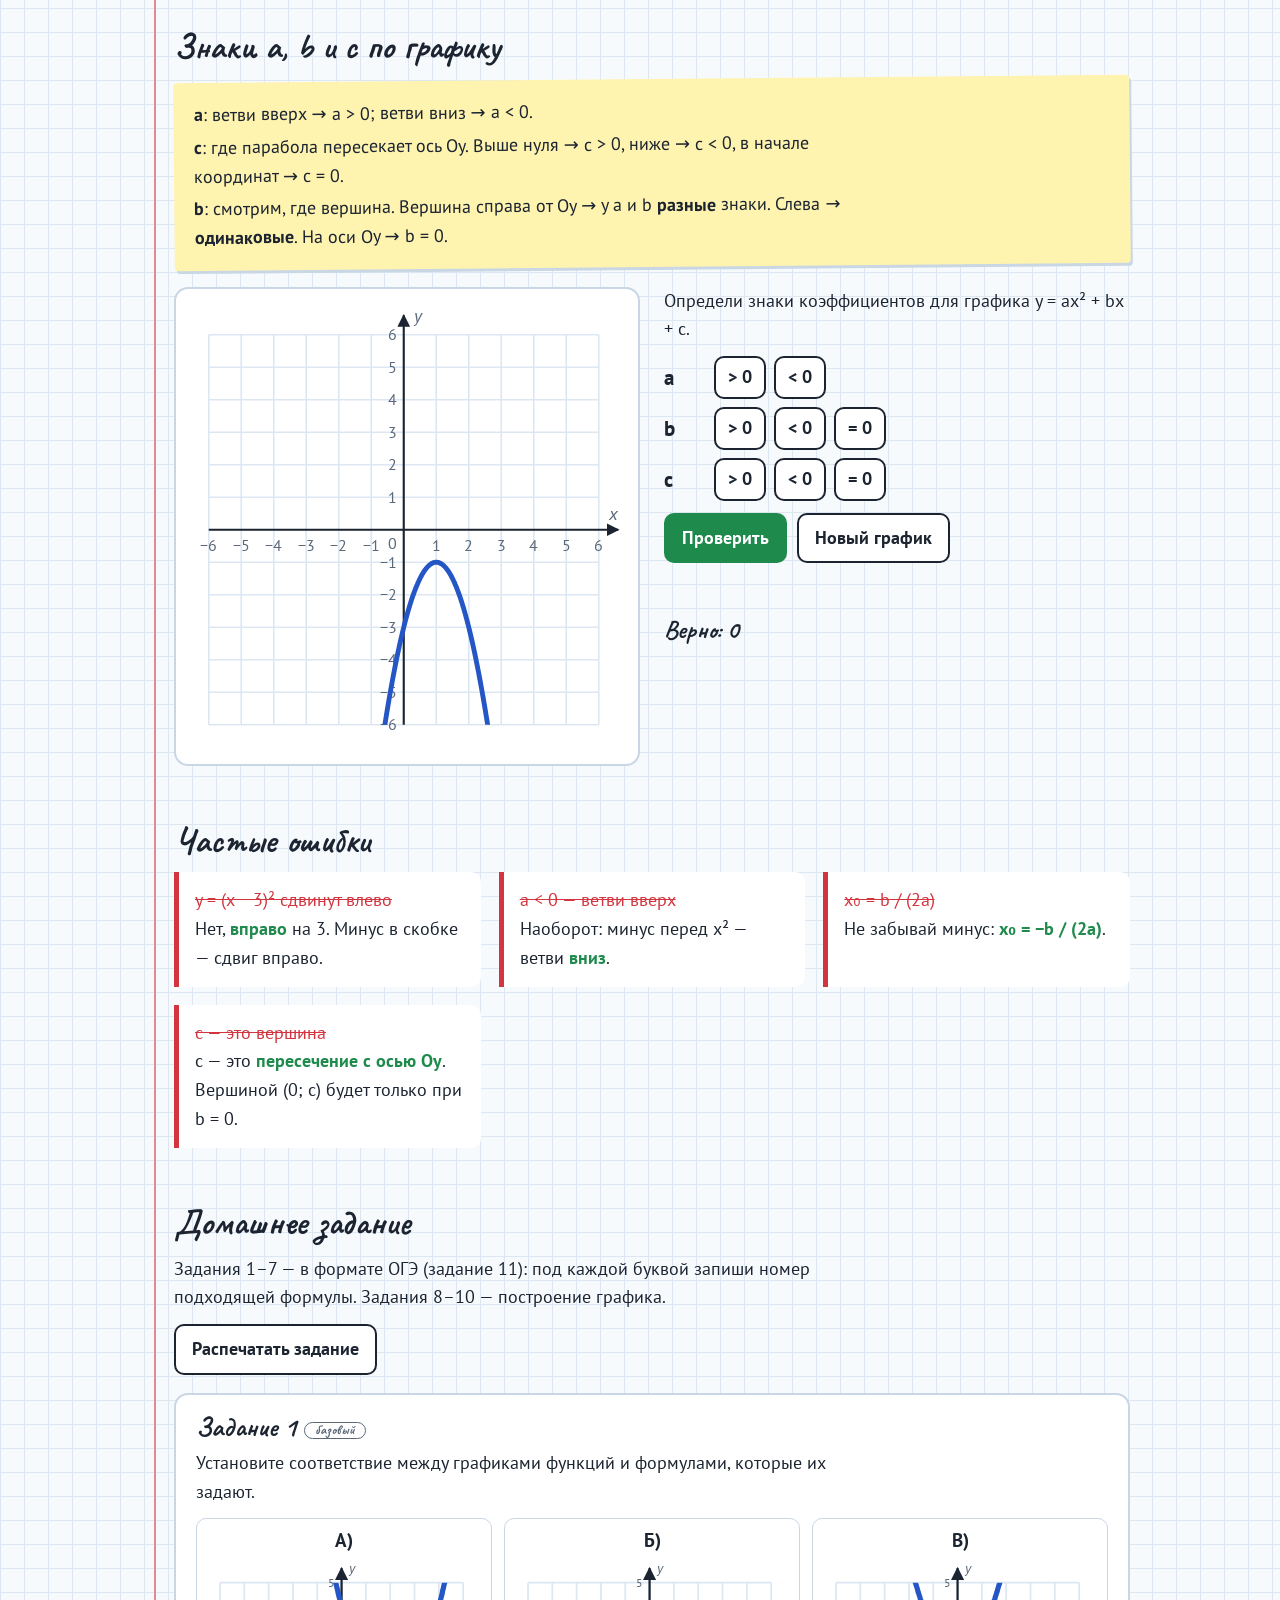
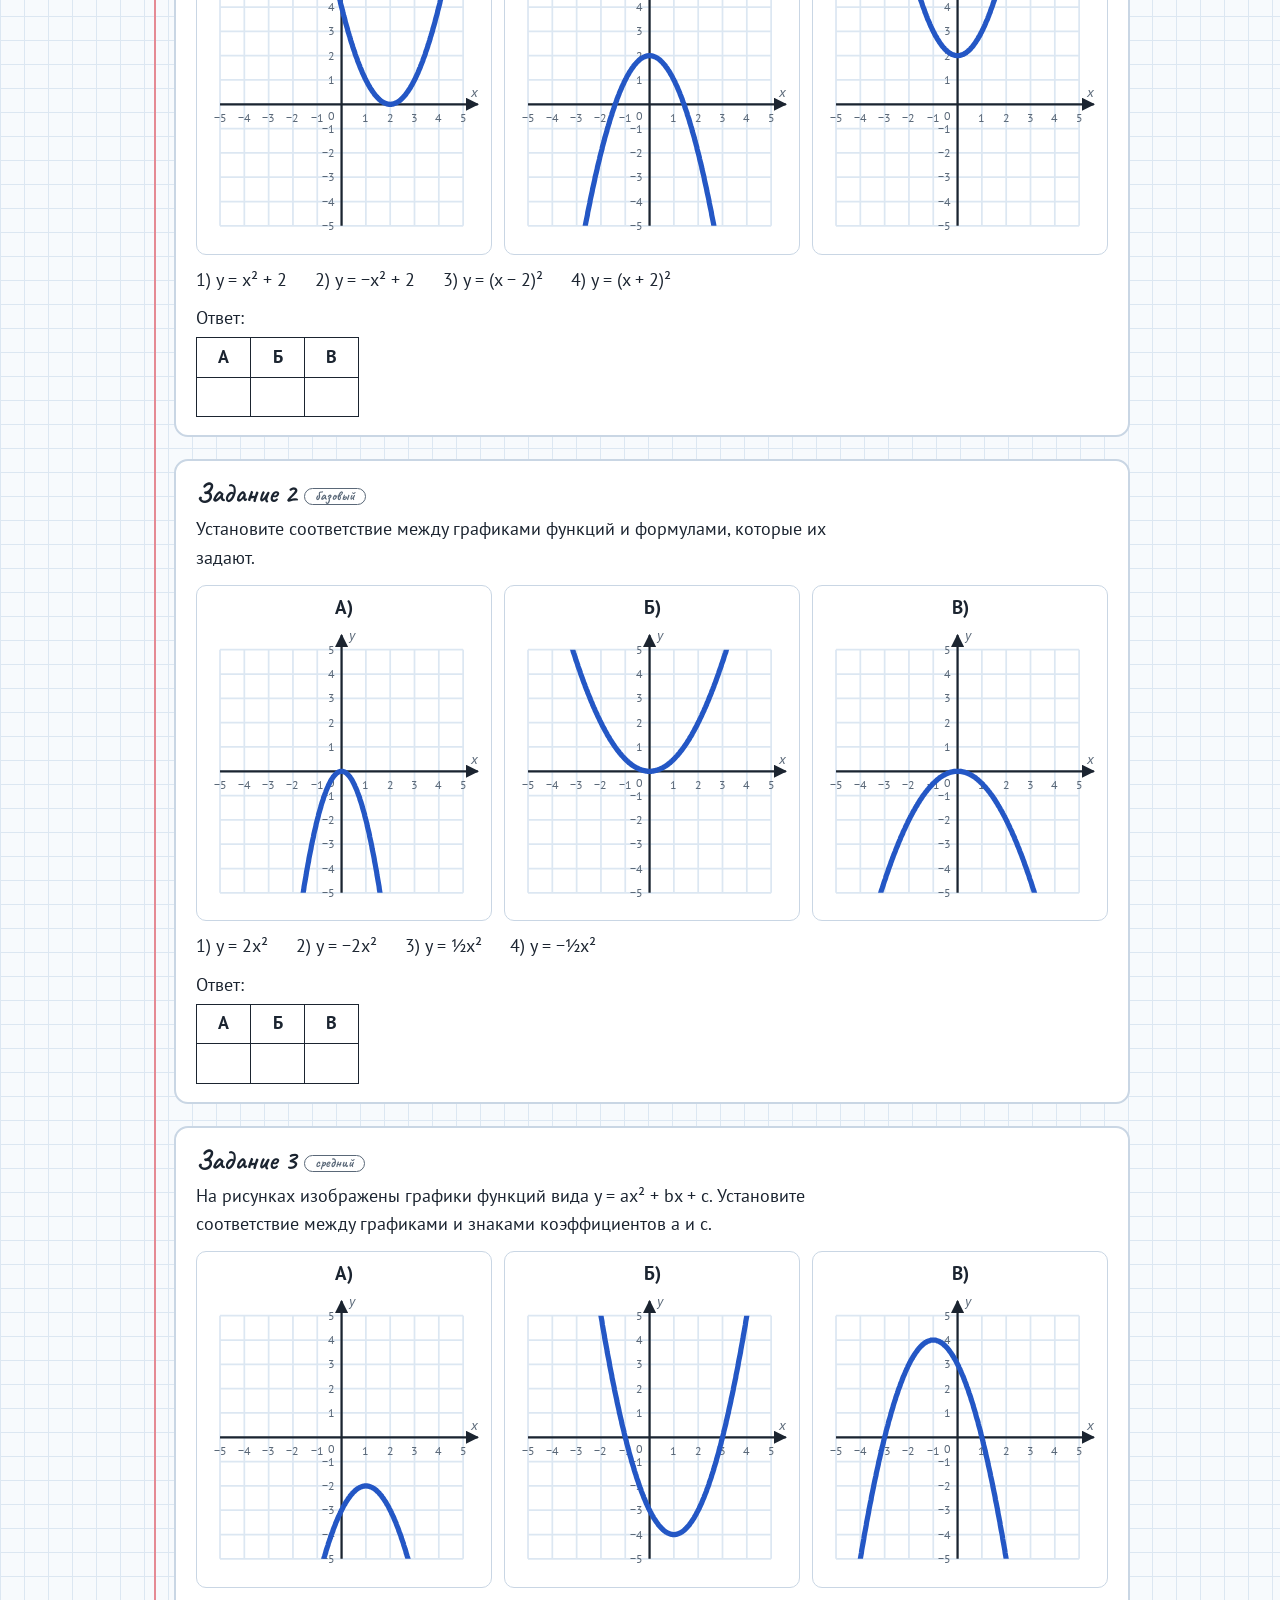
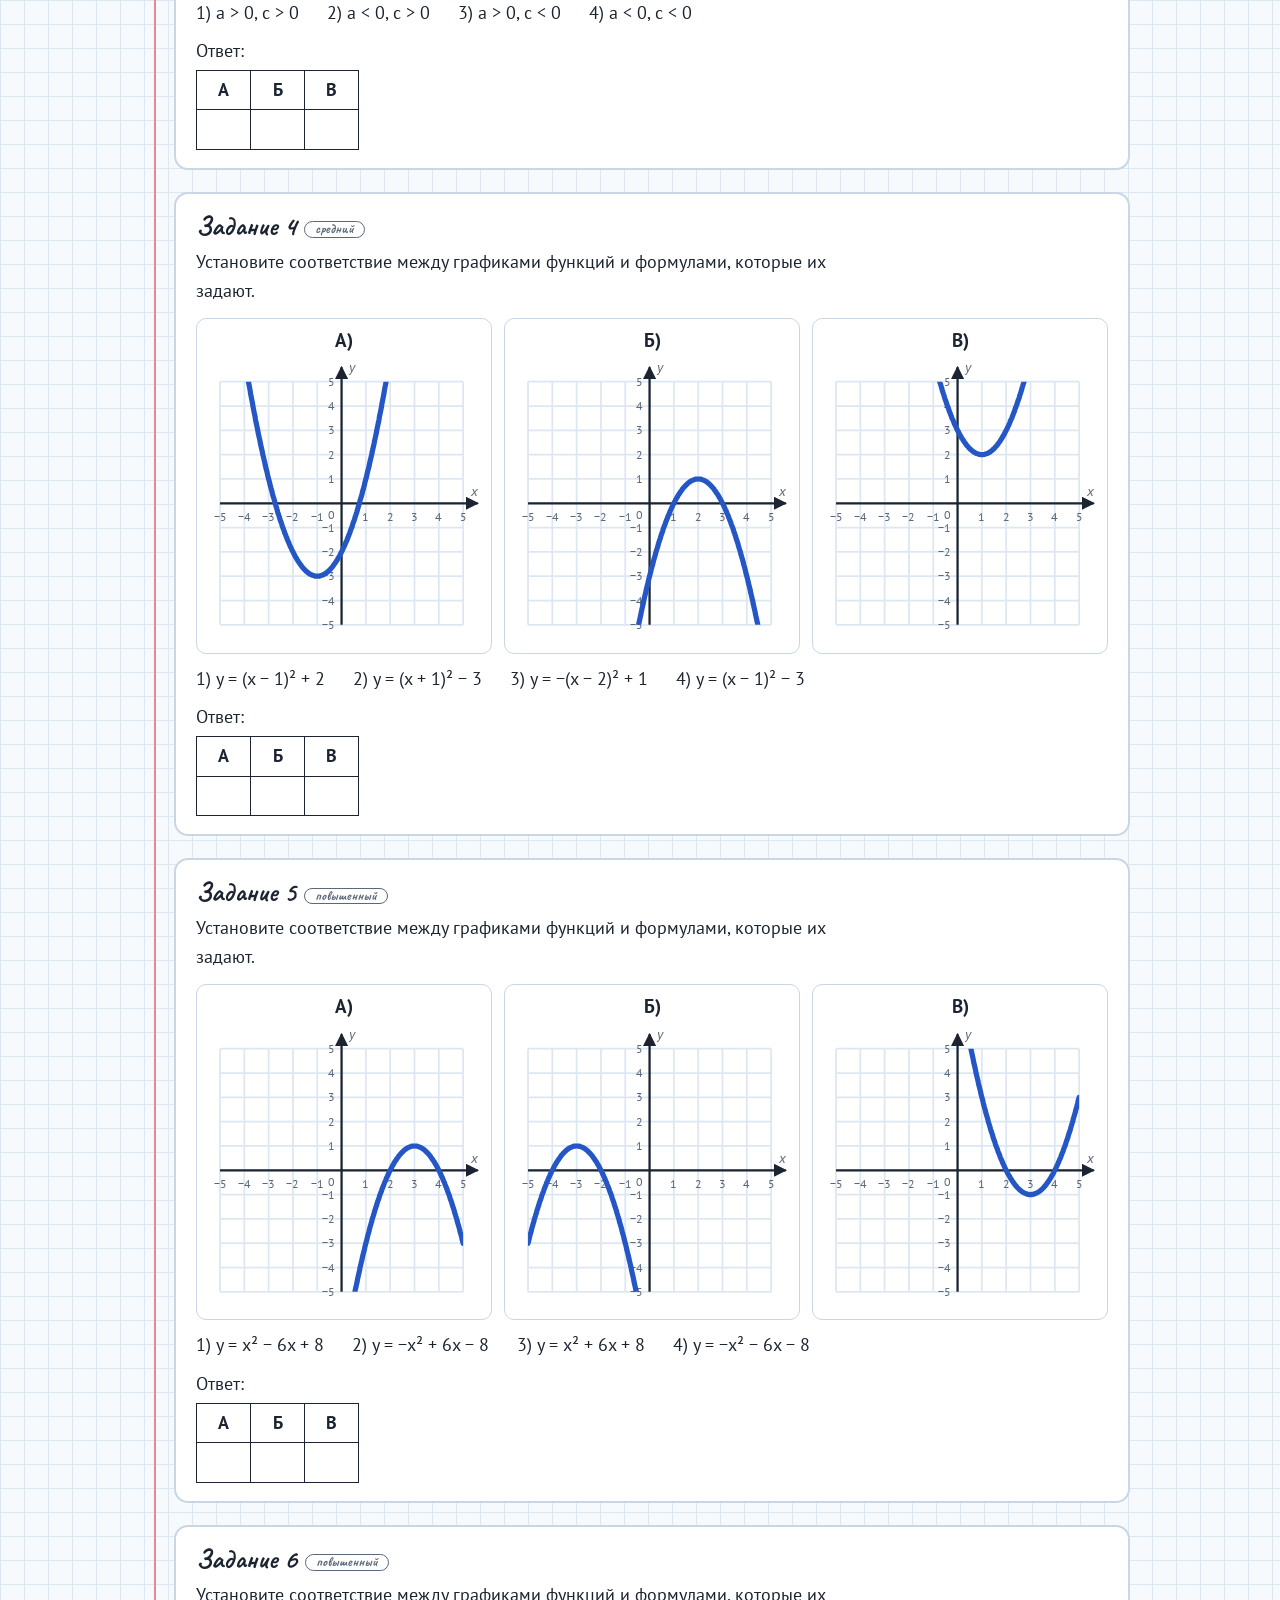
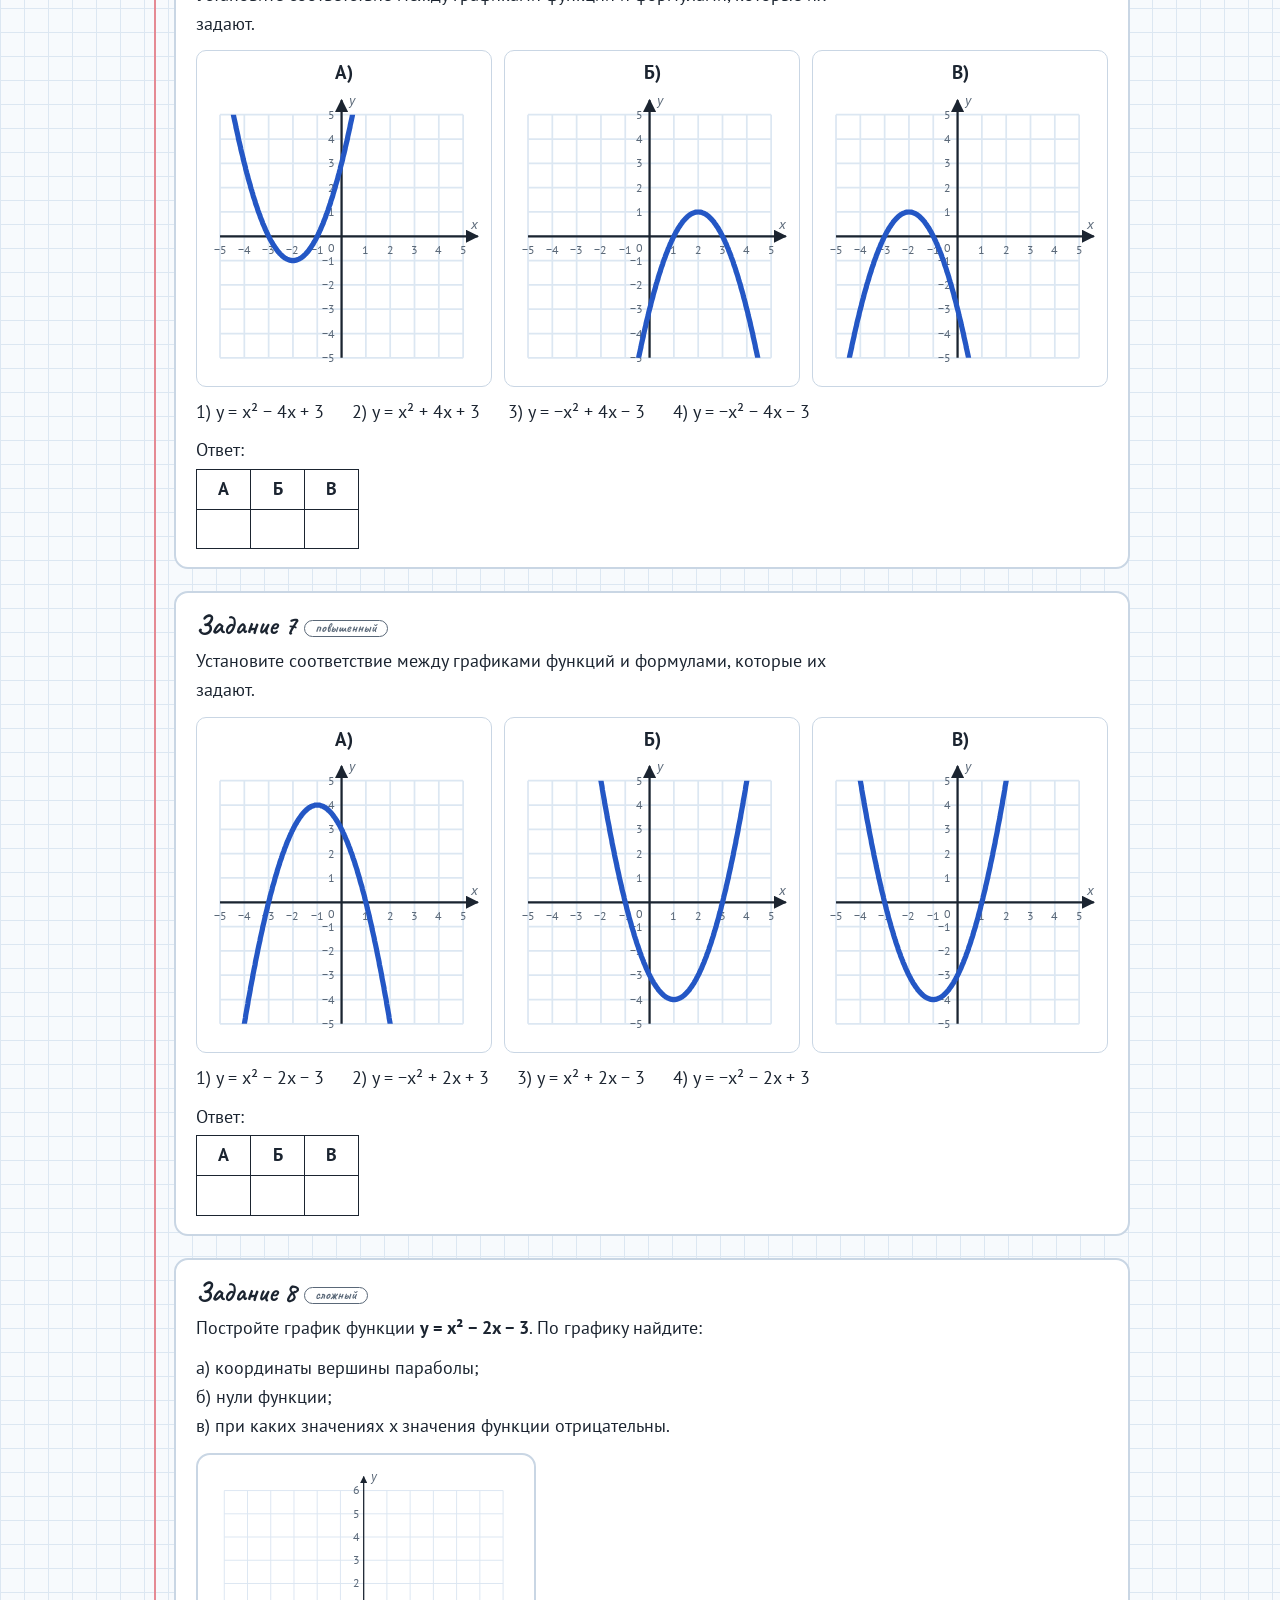
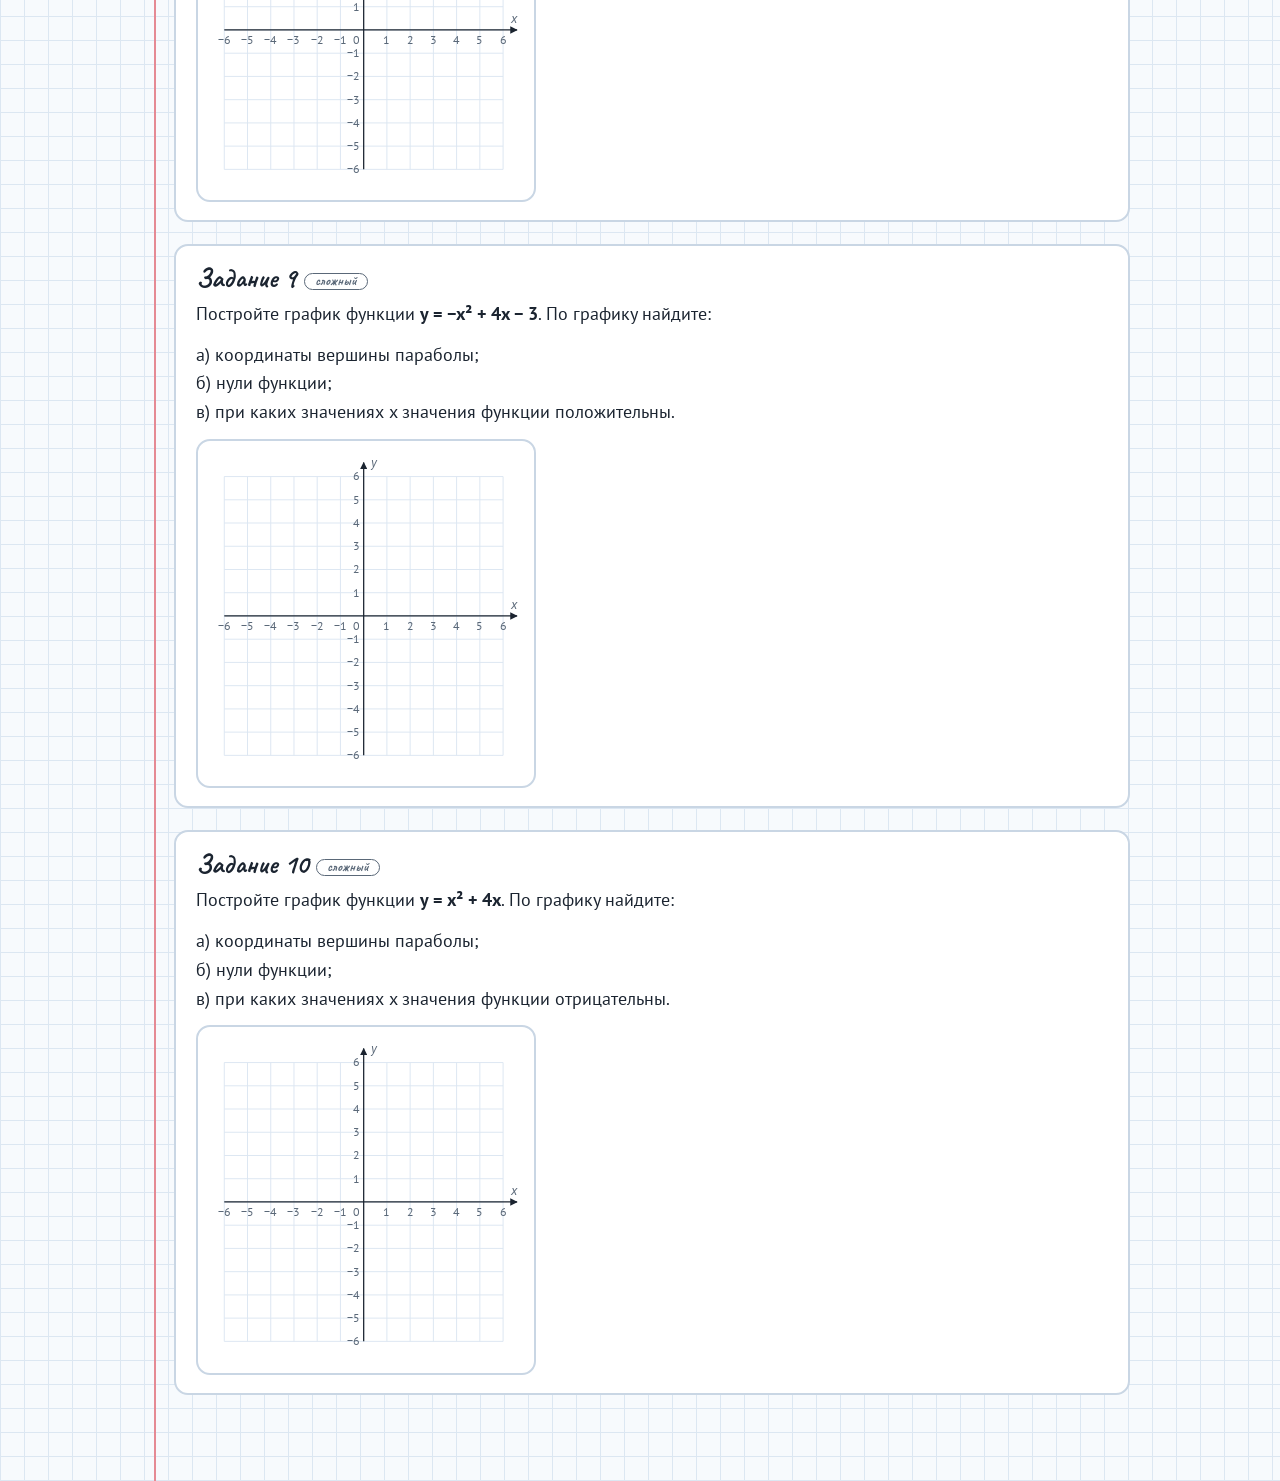
<file: quadratic-function-graph.html>
<!DOCTYPE html>
<html lang="ru">
<head>
<meta charset="UTF-8">
<meta name="viewport" content="width=device-width, initial-scale=1, viewport-fit=cover">
<title>График квадратичной функции</title>
<link rel="preconnect" href="https://fonts.googleapis.com">
<link rel="preconnect" href="https://fonts.gstatic.com" crossorigin>
<link href="https://fonts.googleapis.com/css2?family=Caveat:wght@600;700&family=PT+Sans:wght@400;700&display=swap" rel="stylesheet">
<style>
:root{
  --paper:#F7FAFD; --grid:#DCE7F2; --ink:#1B2430; --muted:#5A6878;
  --curve:#2457C5; --vert:#D2353F; --root:#1E8A4C; --oy:#8A3FC2; --margin:#E58A94;
  --card:#FFFFFF; --line:#C9D6E4; --hl:#FFF3B0; --ghost:#9DB0C4;
  box-sizing:border-box;
  padding-top:env(safe-area-inset-top,0px); padding-bottom:env(safe-area-inset-bottom,0px);
}
@media (prefers-color-scheme: dark){
  :root:not([data-theme="light"]){
    --paper:#17222C; --grid:#223241; --ink:#E8EEF4; --muted:#9AA9B8;
    --curve:#6E9BFF; --vert:#FF6F78; --root:#4CC384; --oy:#C08BFF; --margin:#8A3E47;
    --card:#1E2B37; --line:#33475A; --hl:#4A4320; --ghost:#4F6578;
  }
}
:root[data-theme="dark"]{
  --paper:#17222C; --grid:#223241; --ink:#E8EEF4; --muted:#9AA9B8;
  --curve:#6E9BFF; --vert:#FF6F78; --root:#4CC384; --oy:#C08BFF; --margin:#8A3E47;
  --card:#1E2B37; --line:#33475A; --hl:#4A4320; --ghost:#4F6578;
}
*,*::before,*::after{box-sizing:inherit}
html{scroll-padding-top:env(safe-area-inset-top,0px)}
body{
  margin:0; color:var(--ink); font:18px/1.6 "PT Sans",system-ui,sans-serif;
  background-color:var(--paper);
  background-image:linear-gradient(var(--grid) 1px,transparent 1px),linear-gradient(90deg,var(--grid) 1px,transparent 1px);
  background-size:24px 24px;
}
.page{max-width:1020px;margin:0 auto;padding:24px 20px 64px 44px;position:relative}
.page::before{content:"";position:absolute;left:24px;top:0;bottom:0;width:2px;background:var(--margin)}
h1,h2,h3{font-family:Caveat,"Comic Sans MS",cursive;font-weight:700;line-height:1.1;margin:0}
h1{font-size:clamp(2.4rem,6vw,3.6rem)}
h2{font-size:2.2rem;margin:56px 0 12px}
h3{font-size:1.7rem;margin:0 0 6px}
p{max-width:68ch;margin:0 0 12px}
.lead{color:var(--muted);font-size:1.1rem}
.hint{color:var(--muted);font-size:.95rem}
.cv{color:var(--curve);font-weight:700}.vx{color:var(--vert);font-weight:700}.rt{color:var(--root);font-weight:700}.oy{color:var(--oy);font-weight:700}
.big{font-family:Caveat,cursive;font-size:clamp(2.2rem,6vw,3.2rem);font-weight:700;line-height:1.1;margin:6px 0}

.board{background:var(--card);border:2px solid var(--line);border-radius:14px;padding:10px}
svg{display:block;width:100%;height:auto}
.gl{stroke:var(--grid);stroke-width:1}
.ax{stroke:var(--ink);stroke-width:1.3}
.tl{fill:var(--muted)}
.curve{fill:none;stroke:var(--curve);stroke-width:3;stroke-linecap:round}
.ghost{fill:none;stroke:var(--ghost);stroke-width:2;stroke-dasharray:5 5}
.sym{stroke:var(--vert);stroke-width:1.5;stroke-dasharray:4 4}

button{font:inherit;font-weight:700;cursor:pointer;border-radius:10px;padding:9px 16px;border:2px solid var(--ink);background:var(--card);color:var(--ink)}
button.primary{background:var(--root);border-color:var(--root);color:#fff}
button.sel{background:var(--curve);border-color:var(--curve);color:#fff}
button:disabled{opacity:.45;cursor:default}
button:focus-visible,input:focus-visible{outline:3px solid var(--curve);outline-offset:2px}
.row{display:flex;flex-wrap:wrap;gap:10px;align-items:center;margin-top:12px}

/* lab */
.levels{display:flex;flex-wrap:wrap;gap:8px;margin:18px 0 14px}
.levels button{padding:6px 12px;font-size:1rem}
.levels button[aria-pressed="true"]{background:var(--ink);color:var(--card)}
.lab{display:grid;grid-template-columns:minmax(0,1.15fr) minmax(0,1fr);gap:24px;align-items:start}
.sl{display:grid;grid-template-columns:2.2em 1fr 3em;gap:10px;align-items:center;margin:6px 0}
.sl b{font-size:1.2rem}
.sl output{text-align:right;font-weight:700;font-variant-numeric:tabular-nums}
input[type=range]{width:100%;accent-color:var(--curve)}
.info{border-collapse:collapse;width:100%;margin-top:12px}
.info td{padding:6px 4px;border-bottom:1px dashed var(--line);vertical-align:top}
.info td:last-child{text-align:right;font-weight:700}
.warn{background:var(--hl);padding:8px 12px;border-radius:8px;margin-top:10px}
.vtable{border-collapse:collapse;margin-top:10px;background:var(--card)}
.vtable td,.vtable th{border:1.5px solid var(--line);padding:4px 10px;text-align:center}

/* steps */
.steps{counter-reset:st;list-style:none;padding:0;margin:0}
.steps li{counter-increment:st;position:relative;padding:8px 0 8px 48px;border-bottom:1px dashed var(--line)}
.steps li::before{content:counter(st);position:absolute;left:0;top:6px;width:34px;height:34px;border-radius:50%;border:2px solid var(--ink);display:flex;align-items:center;justify-content:center;font-family:Caveat,cursive;font-size:1.4rem;font-weight:700}
.steps li.hidden{display:none}
.steps li.show{animation:pop .35s ease-out}
@keyframes pop{from{opacity:0;transform:translateY(6px)}to{opacity:1}}
.two{display:grid;grid-template-columns:minmax(0,1fr) minmax(0,1fr);gap:24px;align-items:start}

.sticky{background:var(--hl);border-radius:4px;padding:14px 20px;transform:rotate(-.5deg);box-shadow:2px 3px 0 var(--line)}
.sticky p{margin:4px 0}

/* signs practice */
.sg{display:flex;flex-wrap:wrap;gap:8px;align-items:center;margin:8px 0}
.sg>span{width:2em;font-size:1.3rem;font-weight:700}
.sg button{padding:5px 12px}
.fb{min-height:1.6em;font-weight:700;margin-top:10px}
.fb.good{color:var(--root)}.fb.bad{color:var(--vert)}
.expl{margin:8px 0 0;padding-left:20px;color:var(--muted)}
.score{font-family:Caveat,cursive;font-size:1.6rem;font-weight:700}

/* mistakes */
.mist{display:grid;grid-template-columns:repeat(auto-fit,minmax(250px,1fr));gap:18px}
.mist div{background:var(--card);border-left:5px solid var(--vert);padding:14px 16px;border-radius:0 10px 10px 0}
.mist s{color:var(--vert)}
.mist b{color:var(--root)}

/* homework */
.hw{background:var(--card);border:2px solid var(--line);border-radius:14px;padding:18px 20px;margin-bottom:22px;break-inside:avoid}
.hw .graphs{display:grid;grid-template-columns:repeat(3,minmax(0,1fr));gap:12px;margin:10px 0}
.hw .graphs figure{margin:0;border:1.5px solid var(--line);border-radius:10px;padding:6px;text-align:center}
.hw figcaption{font-weight:700;font-size:1.2rem}
.opts{display:flex;flex-wrap:wrap;gap:8px 28px;margin:6px 0 10px;font-size:1.15rem}
.ansgrid{border-collapse:collapse}
.ansgrid td,.ansgrid th{border:1.5px solid var(--ink);width:3em;height:2.2em;text-align:center;padding:0}
.ansgrid input,.hw input.num{font:inherit;font-weight:700;text-align:center;border:0;background:transparent;color:var(--ink);width:100%;height:2.1em}
.hw input.num{border:2px solid var(--line);border-radius:8px;width:4.2em;background:var(--paper)}
.tag{display:inline-block;font-size:.85rem;font-weight:700;border:1.5px solid var(--muted);color:var(--muted);border-radius:20px;padding:0 10px;margin-left:8px;vertical-align:middle}
.hidden-g{display:none}

@media (max-width:760px){
  .lab,.two{grid-template-columns:1fr}
  .page{padding-left:36px}.page::before{left:18px}
  .hw .graphs{grid-template-columns:1fr 1fr}
}
@media (prefers-reduced-motion:reduce){*{animation:none!important;transition:none!important}}
@media print{
  body{background:#fff;color:#000}
  body.print-hw .page>*:not(#hwsec){display:none!important}
  body.print-hw .page::before{display:none}
  body.print-hw #hwsec button,body.print-hw .fb{display:none!important}
  body.print-hw .hidden-g{display:none!important}
}
</style>
</head>
<body>
<main class="page">
  <h1>График квадратичной функции</h1>
  <p class="lead">Парабола шаг за шагом: от самой простой y = x² до общего вида y = ax² + bx + c. Выбирай уровень и двигай ползунки — смотри, что происходит с графиком.</p>

  <div class="levels" id="levels" role="group" aria-label="Уровень"></div>

  <section class="lab">
    <div class="board"><svg id="labsvg" role="img" aria-label="График параболы"></svg>
      <p class="hint" style="margin:6px 4px 0">Пунктир — график y = x² для сравнения.</p>
    </div>
    <div>
      <div class="big" id="formula"></div>
      <p id="ltxt"></p>
      <div id="sliders"></div>
      <div id="extra"></div>
      <table class="info" id="info"></table>
    </div>
  </section>

  <h2>Как построить параболу: алгоритм</h2>
  <p>Построим график <b>y = x² − 4x + 3</b>. Нажимай «Следующий шаг» — на графике будет появляться то, что мы нашли.</p>
  <div class="two">
    <div>
      <ol class="steps" id="alg">
        <li>Смотрим на a. Здесь a = 1 &gt; 0, значит <b>ветви вверх</b>.</li>
        <li class="hidden">Вершина: x₀ = −b / (2a) = 4 / 2 = 2. Подставляем: y₀ = 2² − 4·2 + 3 = −1. <span class="vx">Вершина (2; −1)</span>.</li>
        <li class="hidden">Через вершину проводим <span class="vx">ось симметрии x = 2</span>.</li>
        <li class="hidden">Пересечение с осью Oy: ставим x = 0, получаем y = c = 3. <span class="oy">Точка (0; 3)</span>.</li>
        <li class="hidden">Нули функции: x² − 4x + 3 = 0, корни <span class="rt">x = 1 и x = 3</span>.</li>
        <li class="hidden">Точку (0; 3) отражаем относительно оси симметрии: получаем <span class="oy">(4; 3)</span>.</li>
        <li class="hidden">Соединяем точки плавной линией. <span class="cv">Парабола готова!</span></li>
      </ol>
      <div class="row"><button class="primary" id="algNext">Следующий шаг</button><button id="algReset">Сначала</button></div>
    </div>
    <div class="board"><svg id="algsvg" role="img" aria-label="Построение параболы по шагам"></svg></div>
  </div>

  <h2>Знаки a, b и c по графику</h2>
  <div class="sticky">
    <p><b>a</b>: ветви вверх → a &gt; 0; ветви вниз → a &lt; 0.</p>
    <p><b>c</b>: где парабола пересекает ось Oy. Выше нуля → c &gt; 0, ниже → c &lt; 0, в начале координат → c = 0.</p>
    <p><b>b</b>: смотрим, где вершина. Вершина справа от Oy → у a и b <b>разные</b> знаки. Слева → <b>одинаковые</b>. На оси Oy → b = 0.</p>
  </div>
  <div class="two" style="margin-top:20px">
    <div class="board"><svg id="sgsvg" role="img" aria-label="График для определения знаков"></svg></div>
    <div>
      <p>Определи знаки коэффициентов для графика y = ax² + bx + c.</p>
      <div class="sg" data-k="a"><span>a</span><button data-v="1">&gt; 0</button><button data-v="-1">&lt; 0</button></div>
      <div class="sg" data-k="b"><span>b</span><button data-v="1">&gt; 0</button><button data-v="-1">&lt; 0</button><button data-v="0">= 0</button></div>
      <div class="sg" data-k="c"><span>c</span><button data-v="1">&gt; 0</button><button data-v="-1">&lt; 0</button><button data-v="0">= 0</button></div>
      <div class="row"><button class="primary" id="sgCheck">Проверить</button><button id="sgNew">Новый график</button></div>
      <div class="fb" id="sgFb" aria-live="polite"></div>
      <ul class="expl" id="sgEx"></ul>
      <div class="score" id="sgScore">Верно: 0</div>
    </div>
  </div>

  <h2>Частые ошибки</h2>
  <div class="mist">
    <div><s>y = (x − 3)² сдвинут влево</s><br>Нет, <b>вправо</b> на 3. Минус в скобке — сдвиг вправо.</div>
    <div><s>a &lt; 0 — ветви вверх</s><br>Наоборот: минус перед x² — ветви <b>вниз</b>.</div>
    <div><s>x₀ = b / (2a)</s><br>Не забывай минус: <b>x₀ = −b / (2a)</b>.</div>
    <div><s>c — это вершина</s><br>c — это <b>пересечение с осью Oy</b>. Вершиной (0; c) будет только при b = 0.</div>
  </div>

  <section id="hwsec">
    <h2>Домашнее задание</h2>
    <p>Задания 1–7 — в формате ОГЭ (задание 11): под каждой буквой запиши номер подходящей формулы. Задания 8–10 — построение графика.</p>
    <div class="row" style="margin-bottom:18px"><button id="printHw">Распечатать задание</button></div>
    <div id="hwlist"></div>
  </section>
</main>

<script>
(function(){
const $=id=>document.getElementById(id);
const fmt=v=>{const r=Math.round(v*100)/100;return (Object.is(r,-0)?0:r).toString().replace('.',',').replace('-','−');};
const approx=v=>(Math.abs(v-Math.round(v*100)/100)>1e-9?'≈ ':'')+fmt(v);

// ---------- graph helpers ----------
function frame(svg,o,inner){
  const {x0,x1,y0,y1,u,id}=o, st=o.step||1, fs=o.fs||Math.max(7,u*0.5);
  let s=`<defs><marker id="ar-${id}" viewBox="0 0 10 10" refX="9" refY="5" markerWidth="6" markerHeight="6" orient="auto"><path d="M0 0L10 5L0 10z" fill="var(--ink)"/></marker>
  <clipPath id="cl-${id}"><rect x="${x0*u}" y="${-y1*u}" width="${(x1-x0)*u}" height="${(y1-y0)*u}"/></clipPath></defs>`;
  for(let i=Math.ceil(x0);i<=x1;i++) s+=`<line class="gl" x1="${i*u}" y1="${-y1*u}" x2="${i*u}" y2="${-y0*u}"/>`;
  for(let j=Math.ceil(y0);j<=y1;j++) s+=`<line class="gl" x1="${x0*u}" y1="${-j*u}" x2="${x1*u}" y2="${-j*u}"/>`;
  s+=`<line class="ax" x1="${x0*u}" y1="0" x2="${(x1+0.6)*u}" y2="0" marker-end="url(#ar-${id})"/>`;
  s+=`<line class="ax" x1="0" y1="${-y0*u}" x2="0" y2="${-(y1+0.6)*u}" marker-end="url(#ar-${id})"/>`;
  for(let i=Math.ceil(x0);i<=x1;i++) if(i&&i%st===0) s+=`<text class="tl" font-size="${fs}" x="${i*u}" y="${fs+3}" text-anchor="middle">${String(i).replace('-','−')}</text>`;
  for(let j=Math.ceil(y0);j<=y1;j++) if(j&&j%st===0) s+=`<text class="tl" font-size="${fs}" x="-4" y="${-j*u+fs/3}" text-anchor="end">${String(j).replace('-','−')}</text>`;
  s+=`<text class="tl" font-size="${fs}" x="-4" y="${fs+2}" text-anchor="end">0</text>`;
  s+=`<text class="tl" font-size="${fs+1}" font-style="italic" x="${(x1+0.6)*u}" y="${-fs*0.6}" text-anchor="end">x</text>`;
  s+=`<text class="tl" font-size="${fs+1}" font-style="italic" x="${fs*0.6}" y="${-(y1+0.6)*u+fs*0.4}">y</text>`;
  s+=`<g clip-path="url(#cl-${id})">${inner.clip||''}</g>${inner.top||''}`;
  svg.setAttribute('viewBox',`${(x0-0.7)*u} ${-(y1+1.1)*u} ${(x1-x0+1.6)*u} ${(y1-y0+2)*u}`);
  svg.innerHTML=s;
}
function curve(fn,o,cls){
  let d='',pen=false;
  for(let x=o.x0;x<=o.x1+1e-9;x+=0.02){
    const y=fn(x);
    if(y<o.y0-3||y>o.y1+3){pen=false;continue;}
    d+=(pen?'L':'M')+(x*o.u).toFixed(1)+' '+(-y*o.u).toFixed(1);pen=true;
  }
  return `<path class="${cls||'curve'}" d="${d}"/>`;
}
function pt(x,y,o,color,label,pos){
  const fs=Math.max(8,o.u*0.5), r=Math.max(3,o.u*0.2);
  let s=`<circle cx="${x*o.u}" cy="${-y*o.u}" r="${r}" fill="${color}" stroke="var(--card)" stroke-width="1.5"/>`;
  if(label){const dx=pos==='l'?-6:6, an=pos==='l'?'end':'start', dy=pos==='b'?fs+4:-6;
    s+=`<text x="${x*o.u+dx}" y="${-y*o.u+dy}" font-size="${fs}" font-weight="700" fill="${color}" text-anchor="${an}" paint-order="stroke" stroke="var(--card)" stroke-width="3">${label}</text>`;}
  return s;
}
const P=(a,b,c)=>x=>a*x*x+b*x+c;

// ---------- lab ----------
const S={a:1,b:-4,c:3,m:2,n:-1,lv:0,pts:false};
const RNG={a:[-3,3,0.5],b:[-8,8,1],c:[-6,6,1],m:[-5,5,1],n:[-5,5,1]};
const LV=[
  {name:'y = x²',sl:[],txt:'Самая простая парабола. Вершина в точке (0; 0), ветви направлены вверх. График симметричен относительно оси Oy.'},
  {name:'y = ax²',sl:['a'],txt:'Число a отвечает за направление и ширину. a &gt; 0 — ветви вверх, a &lt; 0 — вниз. Чем больше |a|, тем уже парабола; чем меньше — тем шире.'},
  {name:'y = x² + c',sl:['c'],txt:'Число c поднимает или опускает параболу. Плюс — вверх, минус — вниз. Вершина в точке (0; c).'},
  {name:'y = (x − m)²',sl:['m'],txt:'Сдвиг влево-вправо. Внимание: y = (x − 2)² сдвинут <b>вправо</b> на 2, а y = (x + 2)² — <b>влево</b>. Знак «наоборот»!'},
  {name:'y = a(x − m)² + n',sl:['a','m','n'],txt:'Собираем всё вместе: вершина в точке (m; n), а a отвечает за направление и ширину ветвей.'},
  {name:'y = ax² + bx + c',sl:['a','b','c'],txt:'Общий вид. Вершину находим по формуле x₀ = −b / (2a), а y₀ — подстановкой. c — точка пересечения с осью Oy.'}
];
const lvBox=$('levels');
LV.forEach((l,i)=>{const b=document.createElement('button');b.textContent=(i+1)+'. '+l.name;b.onclick=()=>{S.lv=i;buildSliders();update();};lvBox.appendChild(b);});

function poly(terms){let s='';terms.forEach(([k,v])=>{if(!k)return;const ab=Math.abs(k),t=(ab===1&&v)?v:fmt(ab)+v;s+=s?(k<0?' − ':' + ')+t:(k<0?'−':'')+t;});return s||'0';}
function sq(m){return m===0?'x²':`(x ${m>0?'−':'+'} ${fmt(Math.abs(m))})²`;}
function std(){const{a,b,c,m,n,lv}=S;
  return [[1,0,0],[a,0,0],[1,0,c],[1,-2*m,m*m],[a,-2*a*m,a*m*m+n],[a,b,c]][lv];}
function formula(){const{a,b,c,m,n,lv}=S;
  switch(lv){
    case 0:return 'y = x²';
    case 1:return 'y = '+poly([[a,'x²']]);
    case 2:return 'y = '+poly([[1,'x²'],[c,'']]);
    case 3:return 'y = '+sq(m);
    case 4:{if(!a)return 'y = '+fmt(n);const k=a===1?'':a===-1?'−':fmt(a);return 'y = '+k+sq(m)+(n?(n>0?' + ':' − ')+fmt(Math.abs(n)):'');}
    case 5:return 'y = '+poly([[a,'x²'],[b,'x'],[c,'']]);
  }}
function buildSliders(){
  [...lvBox.children].forEach((b,i)=>b.setAttribute('aria-pressed',i===S.lv));
  const l=LV[S.lv];
  $('ltxt').innerHTML=l.txt;
  $('sliders').innerHTML=l.sl.map(k=>{const[mn,mx,st]=RNG[k];return `<label class="sl"><b>${k}</b><input type="range" min="${mn}" max="${mx}" step="${st}" value="${S[k]}" data-k="${k}"><output id="o-${k}">${fmt(S[k])}</output></label>`;}).join('');
  $('sliders').querySelectorAll('input').forEach(inp=>inp.oninput=()=>{S[inp.dataset.k]=+inp.value;$('o-'+inp.dataset.k).textContent=fmt(+inp.value);update();});
  $('extra').innerHTML=S.lv===0?`<button id="ptsBtn">${S.pts?'Скрыть точки':'Показать точки'}</button><div id="vt"></div>`:'';
  if(S.lv===0)$('ptsBtn').onclick=()=>{S.pts=!S.pts;buildSliders();update();};
}
const LO={x0:-7,x1:7,y0:-7,y1:9,u:20,id:'lab'};
function update(){
  const[A,B,C]=std(), fn=P(A,B,C);
  $('formula').textContent=formula();
  let clip='',top='';
  if(S.lv>0)clip+=curve(P(1,0,0),LO,'ghost');
  clip+=curve(fn,LO,'curve');
  let rows='';
  if(A===0){
    rows=`<tr><td colspan="2"><div class="warn">При a = 0 это уже не парабола, а прямая.</div></td></tr>`;
  }else{
    const x0=-B/(2*A), y0=fn(x0), D=B*B-4*A*C;
    clip+=`<line class="sym" x1="${x0*LO.u}" y1="${-LO.y1*LO.u}" x2="${x0*LO.u}" y2="${-LO.y0*LO.u}"/>`;
    let roots;
    if(D<-1e-9)roots='нет';
    else if(Math.abs(D)<1e-9){roots='x = '+approx(x0);top+=pt(x0,0,LO,'var(--root)');}
    else{const r1=(-B-Math.sqrt(D))/(2*A),r2=(-B+Math.sqrt(D))/(2*A),lo=Math.min(r1,r2),hi=Math.max(r1,r2);
      roots='x = '+approx(lo)+' и x = '+approx(hi);
      [lo,hi].forEach(r=>{if(r>=LO.x0&&r<=LO.x1)top+=pt(r,0,LO,'var(--root)');});}
    if(C<=LO.y1&&C>=LO.y0&&Math.abs(x0)>0.01)top+=pt(0,C,LO,'var(--oy)');
    if(y0<=LO.y1&&y0>=LO.y0&&x0>=LO.x0&&x0<=LO.x1)top+=pt(x0,y0,LO,'var(--vert)',`(${fmt(x0)}; ${fmt(y0)})`,x0<0?'l':'r');
    rows=`<tr><td>Ветви</td><td>${A>0?'вверх ↑ (a &gt; 0)':'вниз ↓ (a &lt; 0)'}</td></tr>
      <tr><td><span class="vx">Вершина</span></td><td class="vx">(${approx(x0)}; ${approx(y0)})</td></tr>
      <tr><td>Ось симметрии</td><td>x = ${approx(x0)}</td></tr>
      <tr><td><span class="oy">Пересечение с Oy</span></td><td class="oy">(0; ${fmt(C)})</td></tr>
      <tr><td><span class="rt">Нули (пересечение с Ox)</span></td><td class="rt">${roots}</td></tr>`;
  }
  if(S.lv===0&&S.pts){
    for(let x=-3;x<=3;x++)top+=pt(x,x*x,LO,'var(--vert)');
    $('vt').innerHTML=`<table class="vtable"><tr><th>x</th>${[-3,-2,-1,0,1,2,3].map(x=>`<td>${String(x).replace('-','−')}</td>`).join('')}</tr><tr><th>y</th>${[-3,-2,-1,0,1,2,3].map(x=>`<td>${x*x}</td>`).join('')}</tr></table><p class="hint">Отмечаем точки и соединяем плавной линией. Получается парабола.</p>`;
  }
  frame($('labsvg'),LO,{clip,top});
  $('info').innerHTML=rows;
}
buildSliders();update();

// ---------- algorithm ----------
const AO={x0:-2,x1:6,y0:-3,y1:7,u:30,id:'alg'};
const algFn=P(1,-4,3);
const layers=[
  ()=>({}),
  ()=>({top:pt(2,-1,AO,'var(--vert)','(2; −1)','r')}),
  ()=>({clip:`<line class="sym" x1="${2*AO.u}" y1="${-AO.y1*AO.u}" x2="${2*AO.u}" y2="${-AO.y0*AO.u}"/>`}),
  ()=>({top:pt(0,3,AO,'var(--oy)','(0; 3)','r')}),
  ()=>({top:pt(1,0,AO,'var(--root)','1','l')+pt(3,0,AO,'var(--root)','3','r')}),
  ()=>({top:pt(4,3,AO,'var(--oy)','(4; 3)','r')}),
  ()=>({clip:curve(algFn,AO,'curve')})
];
let algI=0;
function drawAlg(){let clip='',top='';for(let i=0;i<=algI;i++){const l=layers[i]();clip+=l.clip||'';top+=l.top||'';}frame($('algsvg'),AO,{clip,top});}
const algLis=[...document.querySelectorAll('#alg li')];
$('algNext').onclick=()=>{if(algI<algLis.length-1){algI++;algLis[algI].classList.remove('hidden');algLis[algI].classList.add('show');drawAlg();}if(algI===algLis.length-1)$('algNext').disabled=true;};
$('algReset').onclick=()=>{algI=0;algLis.forEach((li,k)=>{li.classList.toggle('hidden',k>0);li.classList.remove('show');});$('algNext').disabled=false;drawAlg();};
drawAlg();

// ---------- signs practice ----------
const SO={x0:-6,x1:6,y0:-6,y1:6,u:20,id:'sg'};
let G=null, sgOk=0; const pick={};
const rnd=arr=>arr[Math.floor(Math.random()*arr.length)];
function newSg(){
  let a,m,n,b,c;
  do{a=rnd([1,-1,0.5,-0.5,2,-2]);m=rnd([-3,-2,-1,0,1,2,3]);n=rnd([-4,-3,-2,-1,1,2,3,4]);b=-2*a*m;c=a*m*m+n;}
  while(Math.abs(c)>5.5||(m===0&&Math.random()<0.6));
  G={a,b,c,m};
  frame($('sgsvg'),SO,{clip:curve(P(a,b,c),SO,'curve'),top:''});
  document.querySelectorAll('.sg button').forEach(x=>x.classList.remove('sel'));
  for(const k in pick)delete pick[k];
  $('sgFb').textContent='';$('sgFb').className='fb';$('sgEx').innerHTML='';
}
document.querySelectorAll('.sg').forEach(g=>g.querySelectorAll('button').forEach(btn=>btn.onclick=()=>{
  g.querySelectorAll('button').forEach(x=>x.classList.remove('sel'));btn.classList.add('sel');pick[g.dataset.k]=+btn.dataset.v;}));
$('sgCheck').onclick=()=>{
  if(['a','b','c'].some(k=>pick[k]===undefined)){$('sgFb').textContent='Выбери знак для a, b и c.';$('sgFb').className='fb bad';return;}
  const sg=v=>v>0?1:v<0?-1:0, t={a:sg(G.a),b:sg(G.b),c:sg(G.c)};
  const ok=['a','b','c'].every(k=>pick[k]===t[k]);
  const w=v=>v>0?'&gt; 0':v<0?'&lt; 0':'= 0';
  $('sgEx').innerHTML=`<li>a ${w(t.a)}: ветви ${t.a>0?'вверх':'вниз'}.</li>
    <li>c ${w(t.c)}: парабола пересекает Oy ${t.c>0?'выше нуля':t.c<0?'ниже нуля':'в начале координат'}.</li>
    <li>b ${w(t.b)}: ${t.b===0?'вершина лежит на оси Oy.':`вершина ${G.m>0?'справа':'слева'} от Oy, значит у a и b ${G.m>0?'разные':'одинаковые'} знаки.`}</li>`;
  if(ok){sgOk++;$('sgScore').textContent='Верно: '+sgOk;$('sgFb').textContent='Всё верно! Молодец 🎉';$('sgFb').className='fb good';}
  else{$('sgFb').textContent='Есть ошибка. Прочитай объяснение ниже.';$('sgFb').className='fb bad';}
};
$('sgNew').onclick=newSg; newSg();

// ---------- homework ----------
const HO=id=>({x0:-5,x1:5,y0:-5,y1:5,u:14,step:1,fs:7,id});
const HW=[
  {tag:'базовый',cond:'Установите соответствие между графиками функций и формулами, которые их задают.',
   g:[P(1,-4,4),P(-1,0,2),P(1,0,2)],opts:['y = x² + 2','y = −x² + 2','y = (x − 2)²','y = (x + 2)²']},
  {tag:'базовый',cond:'Установите соответствие между графиками функций и формулами, которые их задают.',
   g:[P(-2,0,0),P(0.5,0,0),P(-0.5,0,0)],opts:['y = 2x²','y = −2x²','y = ½x²','y = −½x²']},
  {tag:'средний',cond:'На рисунках изображены графики функций вида y = ax² + bx + c. Установите соответствие между графиками и знаками коэффициентов a и c.',
   g:[P(-1,2,-3),P(1,-2,-3),P(-1,-2,3)],opts:['a &gt; 0, c &gt; 0','a &lt; 0, c &gt; 0','a &gt; 0, c &lt; 0','a &lt; 0, c &lt; 0']},
  {tag:'средний',cond:'Установите соответствие между графиками функций и формулами, которые их задают.',
   g:[P(1,2,-2),P(-1,4,-3),P(1,-2,3)],opts:['y = (x − 1)² + 2','y = (x + 1)² − 3','y = −(x − 2)² + 1','y = (x − 1)² − 3']},
  {tag:'повышенный',cond:'Установите соответствие между графиками функций и формулами, которые их задают.',
   g:[P(-1,6,-8),P(-1,-6,-8),P(1,-6,8)],opts:['y = x² − 6x + 8','y = −x² + 6x − 8','y = x² + 6x + 8','y = −x² − 6x − 8']},
  {tag:'повышенный',cond:'Установите соответствие между графиками функций и формулами, которые их задают.',
   g:[P(1,4,3),P(-1,4,-3),P(-1,-4,-3)],opts:['y = x² − 4x + 3','y = x² + 4x + 3','y = −x² + 4x − 3','y = −x² − 4x − 3']},
  {tag:'повышенный',cond:'Установите соответствие между графиками функций и формулами, которые их задают.',
   g:[P(-1,-2,3),P(1,-2,-3),P(1,2,-3)],opts:['y = x² − 2x − 3','y = −x² + 2x + 3','y = x² + 2x − 3','y = −x² − 2x + 3']}
];
const L=['А','Б','В'];
const list=$('hwlist');
let num=0;
HW.forEach((t,ti)=>{
  num++;
  const d=document.createElement('div');d.className='hw';
  d.innerHTML=`<h3>Задание ${num}<span class="tag">${t.tag}</span></h3><p>${t.cond}</p>
   <div class="graphs">${L.map((l,i)=>`<figure><figcaption>${l})</figcaption><svg id="hw${ti}${i}"></svg></figure>`).join('')}</div>
   <div class="opts">${t.opts.map((o,i)=>`<span>${i+1}) ${o}</span>`).join('')}</div>
   <p style="margin:0 0 4px">Ответ:</p>
   <table class="ansgrid"><tr>${L.map(l=>`<th>${l}</th>`).join('')}</tr><tr>${L.map(()=>'<td></td>').join('')}</tr></table>`;
  list.appendChild(d);
  t.g.forEach((fn,i)=>{const o=HO(`h${ti}${i}`);frame($(`hw${ti}${i}`),o,{clip:curve(fn,o,'curve')});});
});
const BUILD=[
  {f:'y = x² − 2x − 3',q:'отрицательны'},
  {f:'y = −x² + 4x − 3',q:'положительны'},
  {f:'y = x² + 4x',q:'отрицательны'}
];
BUILD.forEach((t,i)=>{
  num++;
  const d=document.createElement('div');d.className='hw';
  d.innerHTML=`<h3>Задание ${num}<span class="tag">сложный</span></h3>
   <p>Постройте график функции <b>${t.f}</b>. По графику найдите:</p>
   <p>а) координаты вершины параболы;<br>б) нули функции;<br>в) при каких значениях x значения функции ${t.q}.</p>
   <div style="max-width:340px"><div class="board"><svg id="bl${i}" role="img" aria-label="Пустая координатная плоскость"></svg></div></div>`;
  list.appendChild(d);
  frame($('bl'+i),{x0:-6,x1:6,y0:-6,y1:6,u:24,id:'bl'+i},{});
});
$('printHw').onclick=()=>{document.body.classList.add('print-hw');window.print();};
window.addEventListener('afterprint',()=>document.body.classList.remove('print-hw'));
})();
</script>
</body>
</html>
</file>
<file: style.css>
:root{
  --paper:#F7FAFD; --grid:#DCE7F2; --ink:#1B2430; --muted:#5A6878;
  --blue:#2457C5; --red:#D2353F; --green:#1E8A4C; --violet:#8A3FC2; --orange:#C46A0A; --margin:#E58A94;
  --card:#FFFFFF; --line:#C9D6E4;
  box-sizing:border-box;
  padding-top:env(safe-area-inset-top,0px); padding-bottom:env(safe-area-inset-bottom,0px);
}
@media (prefers-color-scheme: dark){
  :root{
    --paper:#17222C; --grid:#223241; --ink:#E8EEF4; --muted:#9AA9B8;
    --blue:#6E9BFF; --red:#FF6F78; --green:#4CC384; --violet:#C08BFF; --orange:#F0A24B; --margin:#8A3E47;
    --card:#1E2B37; --line:#33475A;
  }
}
*,*::before,*::after{box-sizing:inherit}
body{
  margin:0; color:var(--ink); font:18px/1.6 "PT Sans",system-ui,sans-serif;
  background-color:var(--paper);
  background-image:linear-gradient(var(--grid) 1px,transparent 1px),linear-gradient(90deg,var(--grid) 1px,transparent 1px);
  background-size:24px 24px;
}
.page{max-width:1020px;margin:0 auto;padding:24px 20px 64px 44px;position:relative;min-height:100vh}
.page::before{content:"";position:absolute;left:24px;top:0;bottom:0;width:2px;background:var(--margin)}
h1,h2{font-family:Caveat,"Comic Sans MS",cursive;font-weight:700;line-height:1.1;margin:0}
h1{font-size:clamp(2.4rem,6vw,3.6rem)}
h2{font-size:1.9rem}
.lead{color:var(--muted);font-size:1.1rem;max-width:68ch;margin:6px 0 32px}
.grid{display:grid;grid-template-columns:repeat(auto-fill,minmax(290px,1fr));gap:20px}
.card{
  display:flex;flex-direction:column;gap:6px;text-decoration:none;color:var(--ink);
  background:var(--card);border:2px solid var(--line);border-left:6px solid var(--c);
  border-radius:14px;padding:16px 18px;transition:transform .12s,border-color .12s;
}
.card:hover,.card:focus-visible{transform:translateY(-3px) rotate(-.4deg);border-color:var(--c)}
.card:focus-visible{outline:3px solid var(--c);outline-offset:3px}
.card p{margin:0;color:var(--muted);font-size:.98rem}
.fx{font-family:Caveat,cursive;font-weight:700;font-size:2rem;line-height:1.15;color:var(--c)}
.go{margin-top:auto;padding-top:6px;font-weight:700;color:var(--c)}
@media (prefers-reduced-motion:reduce){.card{transition:none}.card:hover{transform:none}}
h2{margin:0 0 4px}
.back{display:inline-block;margin-bottom:12px;color:var(--muted);text-decoration:none;font-weight:700}
.back:hover,.back:focus-visible{color:var(--ink);text-decoration:underline}
.count{color:var(--muted);font-size:.98rem}
.big{font-family:Caveat,cursive;font-weight:700;font-size:4rem;line-height:1;color:var(--c)}
</file>
